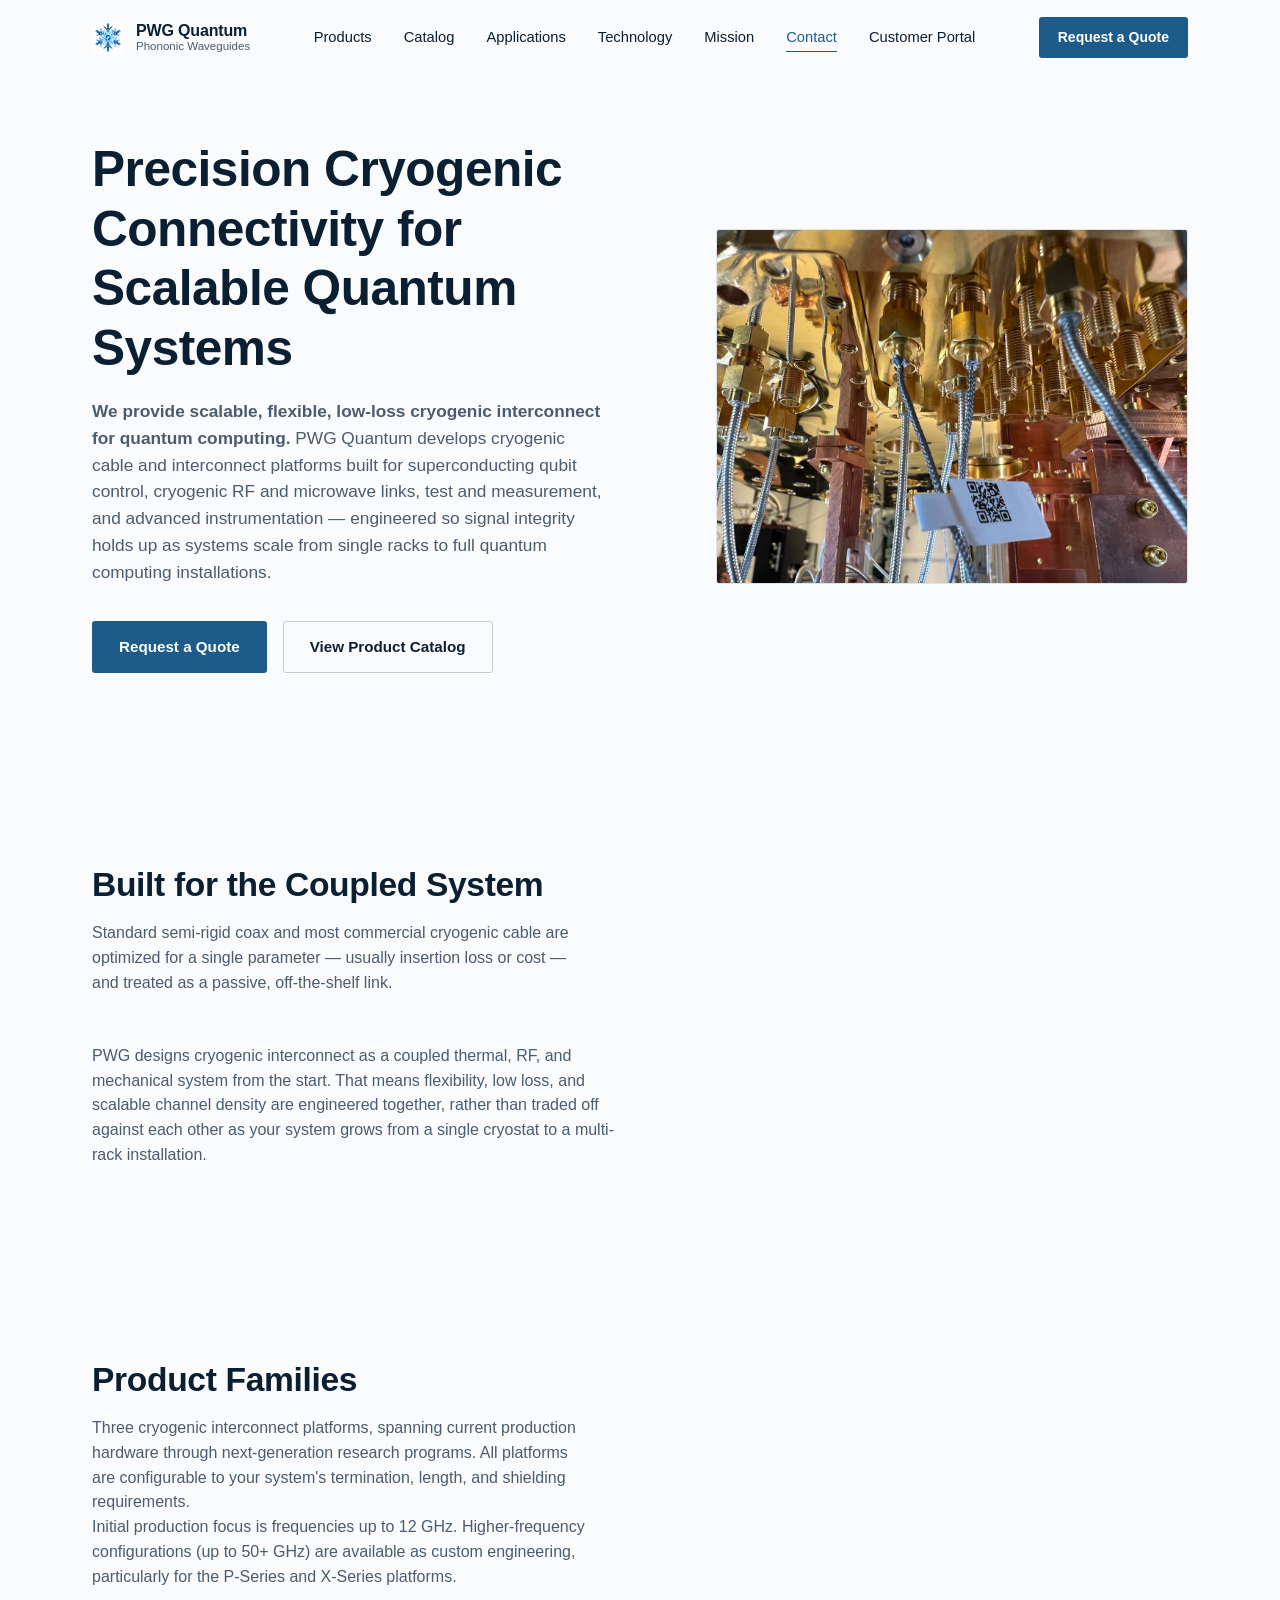
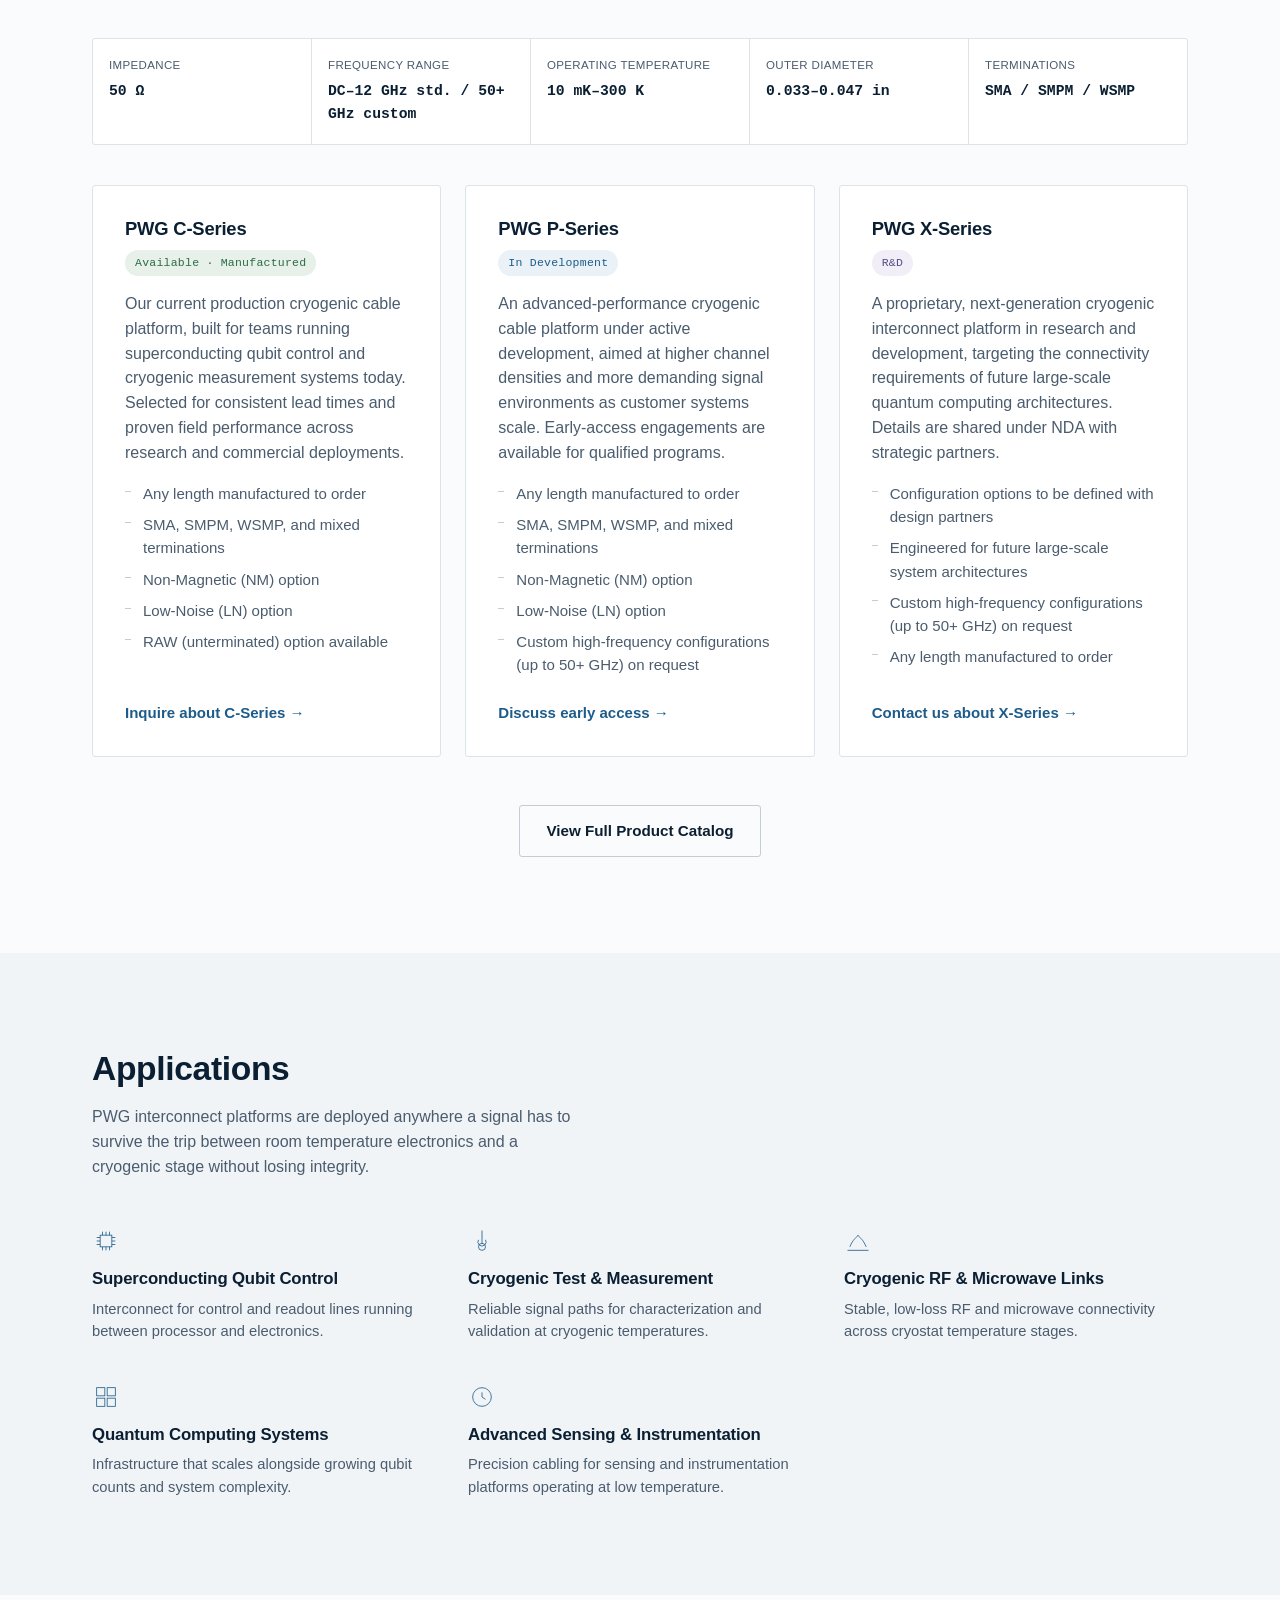
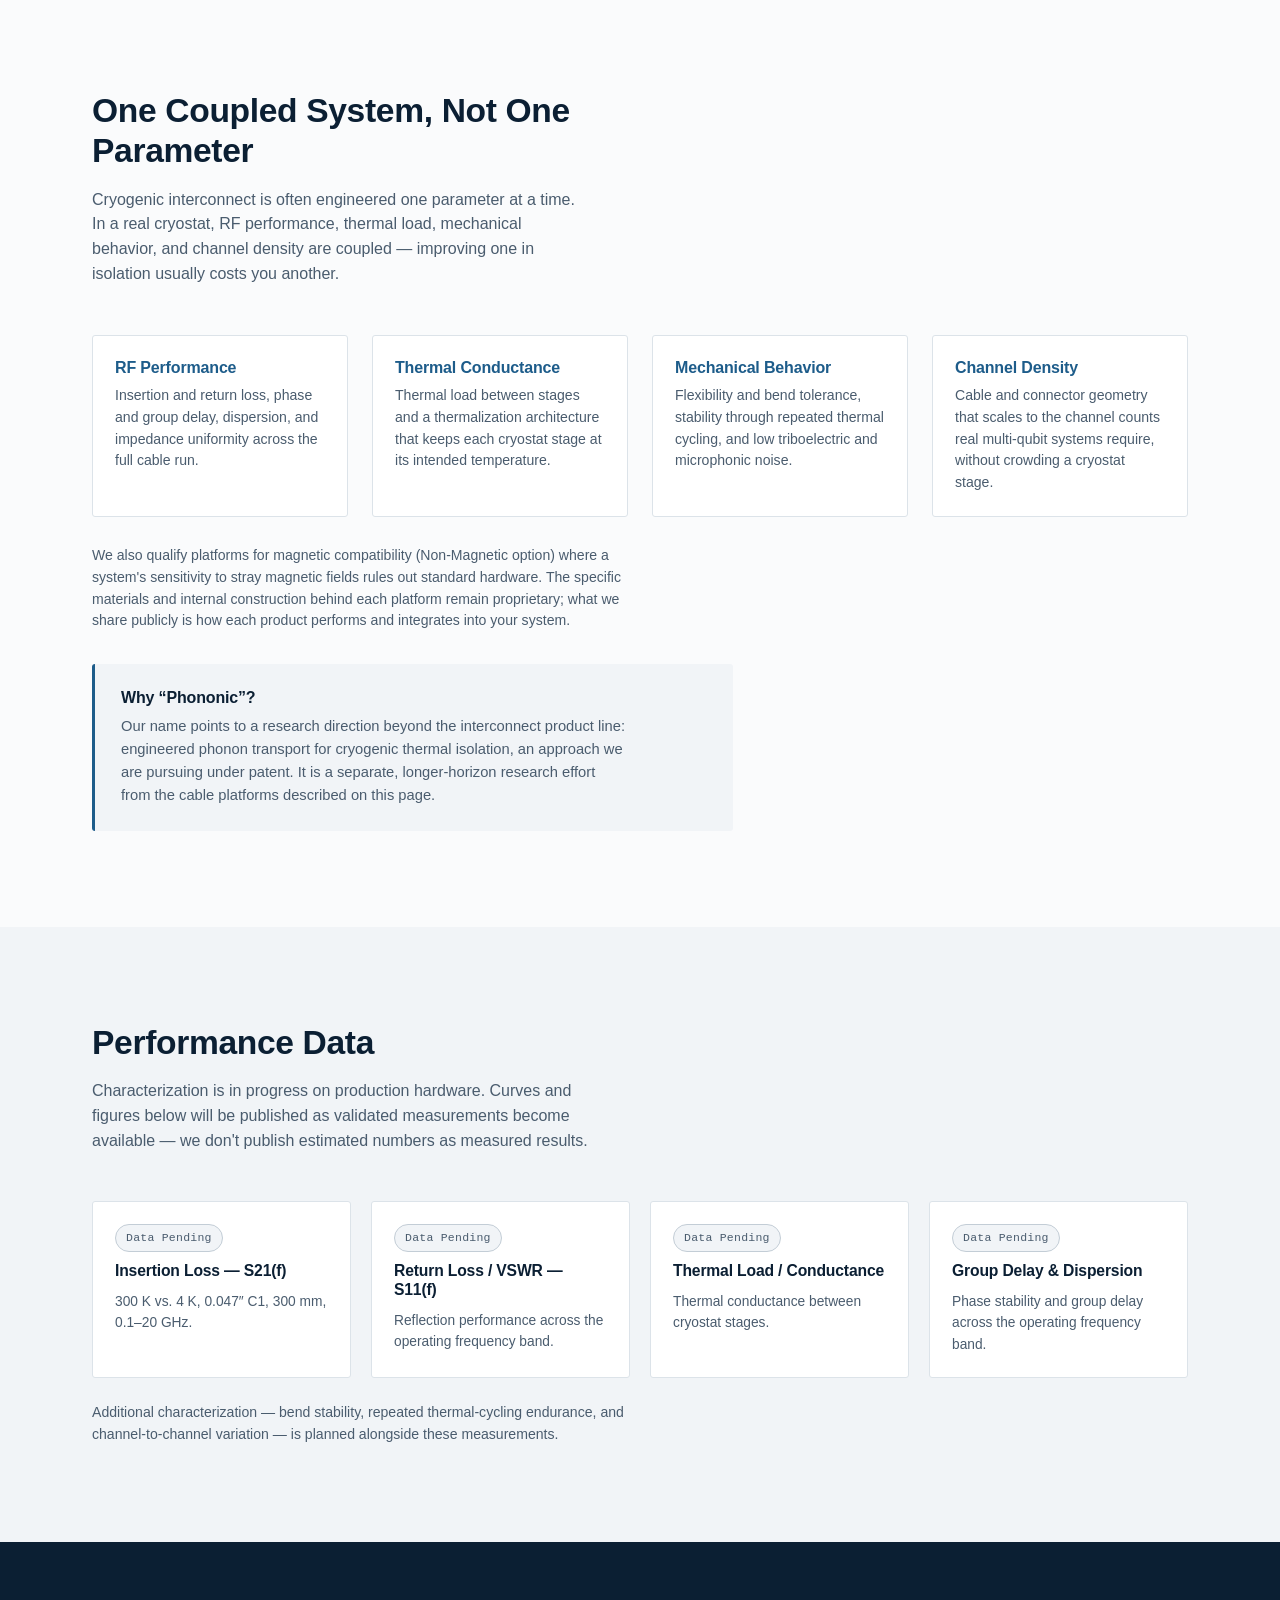
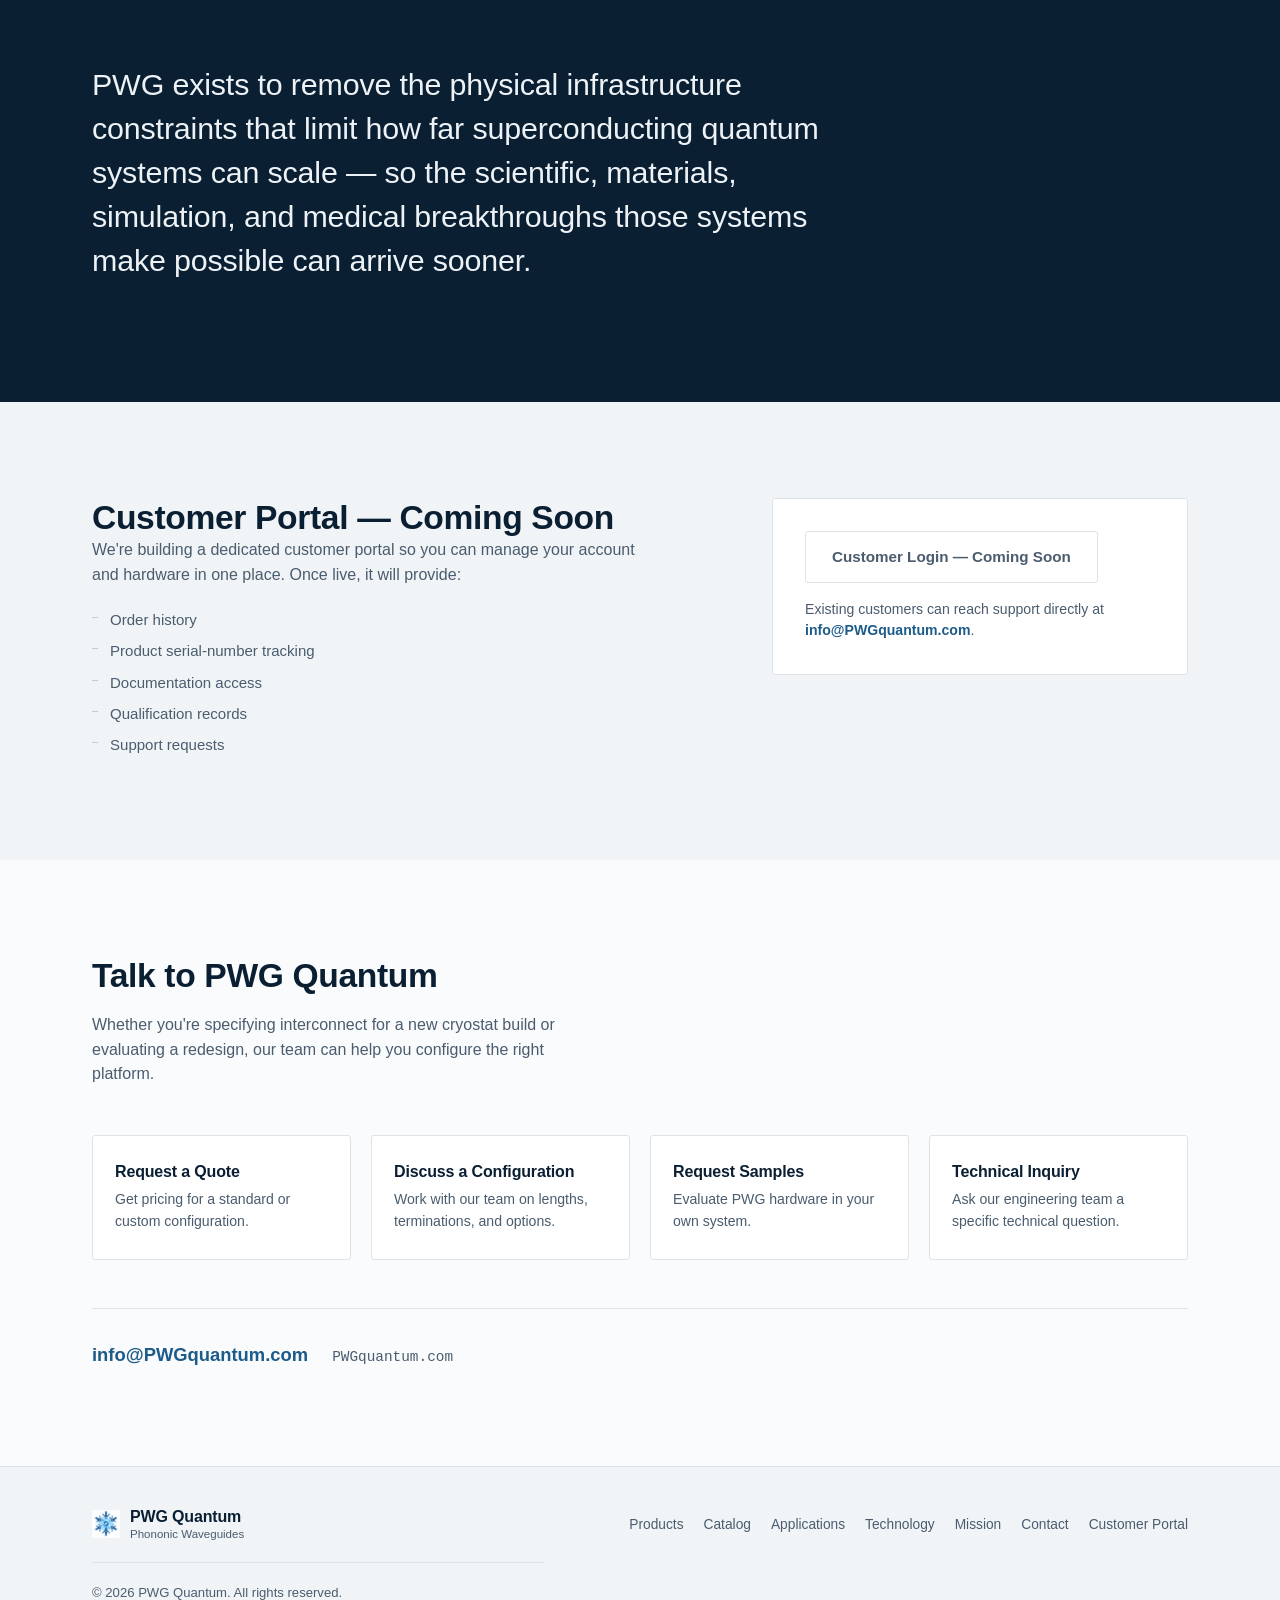
<file: index.html>
<!DOCTYPE html>
<html lang="en">
<head>
  <meta charset="UTF-8">
  <meta name="viewport" content="width=device-width, initial-scale=1.0">
  <title>PWG Quantum | Cryogenic Interconnect Platforms for Superconducting Quantum Systems</title>
  <meta name="description" content="PWG Quantum (Phononic Waveguides) designs cryogenic cable and interconnect platforms for superconducting qubit control, cryogenic RF/microwave links, and advanced test &amp; measurement. Request a quote or view the product catalog.">
  <meta name="viewport" content="width=device-width, initial-scale=1">
  <link rel="stylesheet" href="styles.css">
  <link rel="canonical" href="https://pwgquantum.com/">
</head>
<body>

  <!-- ===================== HEADER / NAVIGATION ===================== -->
  <header class="site-header" id="site-header">
    <div class="header-inner">
      <a href="#top" class="logo" aria-label="PWG Quantum home">
        <span class="logo-mark">
          <img src="logo.gif" alt="PWG Quantum" width="32" height="32">
        </span>
        <span class="logo-text">
          <span class="logo-title">PWG Quantum</span>
          <span class="logo-sub">Phononic Waveguides</span>
        </span>
      </a>

      <nav class="main-nav" id="main-nav" aria-label="Primary">
        <ul>
          <li><a href="#products">Products</a></li>
          <li><a href="catalog.html">Catalog</a></li>
          <li><a href="#applications">Applications</a></li>
          <li><a href="#technology">Technology</a></li>
          <li><a href="#mission">Mission</a></li>
          <li><a href="#contact">Contact</a></li>
          <li><a href="#portal">Customer Portal</a></li>
        </ul>
      </nav>

      <div class="header-actions">
        <a href="mailto:info@PWGquantum.com?subject=Quote%20Request%20-%20PWG%20Quantum" class="btn btn-primary btn-small">Request a Quote</a>
        <button class="nav-toggle" id="nav-toggle" aria-label="Open menu" aria-expanded="false" aria-controls="main-nav">
          <span></span><span></span><span></span>
        </button>
      </div>
    </div>
  </header>

  <main id="top">

    <!-- ===================== HERO ===================== -->
    <section class="hero" id="hero">
      <div class="hero-inner">
        <div class="hero-copy">
          <!-- img src="big_logo.gif" alt="PWG Quantum" class="hero-logo"-->
          <h1>Precision Cryogenic Connectivity for Scalable Quantum Systems</h1>
          <p class="hero-lede">
            <strong>We provide scalable, flexible, low-loss cryogenic interconnect for quantum
            computing.</strong> PWG Quantum develops cryogenic cable and interconnect platforms built
            for superconducting qubit control, cryogenic RF and microwave links, test and measurement,
            and advanced instrumentation &mdash; engineered so signal integrity holds up as systems
            scale from single racks to full quantum computing installations.
          </p>
          <div class="hero-actions">
            <a href="mailto:info@PWGquantum.com?subject=Quote%20Request%20-%20PWG%20Quantum" class="btn btn-primary">Request a Quote</a>
            <a href="catalog.html" class="btn btn-secondary">View Product Catalog</a>
          </div>
        </div>

        <div class="hero-figure">
          <img src="PWGC2.jpg" alt="PWG Quantum cryogenic interconnect illustration">
        </div>
      </div>
    </section>

    <!-- ===================== WHY PWG ===================== -->
    <section class="section" id="why-pwg">
      <div class="section-inner">
        <div class="section-head">
          <h2>Built for the Coupled System</h2>
          <p class="section-intro">
            Standard semi-rigid coax and most commercial cryogenic cable are optimized for a single
            parameter &mdash; usually insertion loss or cost &mdash; and treated as a passive,
            off-the-shelf link.
          </p>
        </div>
        <p>
          PWG designs cryogenic interconnect as a coupled thermal, RF, and mechanical system from the
          start. That means flexibility, low loss, and scalable channel density are engineered
          together, rather than traded off against each other as your system grows from a single
          cryostat to a multi-rack installation.
        </p>
      </div>
         <!--div class="hero-figure">
          <img src="PWGC6.jpg" alt="PWG Quantum cryogenic interconnect illustration">
        </div>
    </div -->
    </section>

    <!-- ===================== PRODUCTS ===================== -->
    <section class="section" id="products">
      <div class="section-inner">
        <div class="section-head">
          <h2>Product Families</h2>
          <p class="section-intro">
            Three cryogenic interconnect platforms, spanning current production hardware through
            next-generation research programs. All platforms are configurable to your system's
            termination, length, and shielding requirements.
          </p>
          <p class="section-intro">
            Initial production focus is frequencies up to 12 GHz. Higher-frequency configurations
            (up to 50+ GHz) are available as custom engineering, particularly for the P-Series and
            X-Series platforms.
          </p>
        </div>

        <div class="spec-strip">
          <div class="spec-strip-item"><span class="spec-strip-label">Impedance</span><span class="spec-strip-value">50 &Omega;</span></div>
          <div class="spec-strip-item"><span class="spec-strip-label">Frequency Range</span><span class="spec-strip-value">DC&ndash;12 GHz std. / 50+ GHz custom</span></div>
          <div class="spec-strip-item"><span class="spec-strip-label">Operating Temperature</span><span class="spec-strip-value">10 mK&ndash;300 K</span></div>
          <div class="spec-strip-item"><span class="spec-strip-label">Outer Diameter</span><span class="spec-strip-value">0.033&ndash;0.047 in</span></div>
          <div class="spec-strip-item"><span class="spec-strip-label">Terminations</span><span class="spec-strip-value">SMA / SMPM / WSMP</span></div>
        </div>

        <div class="product-grid">

          <article class="product-card">
            <div class="product-card-head">
              <h3>PWG C-Series</h3>
              <span class="status status-available">Available &middot; Manufactured</span>
            </div>
            <p>
              Our current production cryogenic cable platform, built for teams running
              superconducting qubit control and cryogenic measurement systems today. Selected
              for consistent lead times and proven field performance across research and
              commercial deployments.
            </p>
            <ul class="option-list">
              <li>Any length manufactured to order</li>
              <li>SMA, SMPM, WSMP, and mixed terminations</li>
              <li>Non-Magnetic (NM) option</li>
              <li>Low-Noise (LN) option</li>
              <li>RAW (unterminated) option available</li>
            </ul>
            <a href="mailto:info@PWGquantum.com?subject=C-Series%20Inquiry%20-%20PWG%20Quantum" class="card-link">Inquire about C-Series &rarr;</a>
          </article>

          <article class="product-card">
            <div class="product-card-head">
              <h3>PWG P-Series</h3>
              <span class="status status-development">In Development</span>
            </div>
            <p>
              An advanced-performance cryogenic cable platform under active development, aimed
              at higher channel densities and more demanding signal environments as customer
              systems scale. Early-access engagements are available for qualified programs.
            </p>
            <ul class="option-list">
              <li>Any length manufactured to order</li>
              <li>SMA, SMPM, WSMP, and mixed terminations</li>
              <li>Non-Magnetic (NM) option</li>
              <li>Low-Noise (LN) option</li>
              <li>Custom high-frequency configurations (up to 50+ GHz) on request</li>
            </ul>
            <a href="mailto:info@PWGquantum.com?subject=P-Series%20Early%20Access%20-%20PWG%20Quantum" class="card-link">Discuss early access &rarr;</a>
          </article>

          <article class="product-card">
            <div class="product-card-head">
              <h3>PWG X-Series</h3>
              <span class="status status-rd">R&amp;D</span>
            </div>
            <p>
              A proprietary, next-generation cryogenic interconnect platform in research and
              development, targeting the connectivity requirements of future large-scale
              quantum computing architectures. Details are shared under NDA with strategic
              partners.
            </p>
            <ul class="option-list">
              <li>Configuration options to be defined with design partners</li>
              <li>Engineered for future large-scale system architectures</li>
              <li>Custom high-frequency configurations (up to 50+ GHz) on request</li>
              <li>Any length manufactured to order</li>
            </ul>
            <a href="mailto:info@PWGquantum.com?subject=X-Series%20Partnership%20Inquiry%20-%20PWG%20Quantum" class="card-link">Contact us about X-Series &rarr;</a>
          </article>

        </div>

        <div class="catalog-cta">
          <a href="catalog.html" class="btn btn-secondary">View Full Product Catalog</a>
        </div>
      </div>
    </section>

    <!-- ===================== APPLICATIONS ===================== -->
    <section class="section section-alt" id="applications">
      <div class="section-inner">
        <div class="section-head">
          <h2>Applications</h2>
          <p class="section-intro">
            PWG interconnect platforms are deployed anywhere a signal has to survive the trip
            between room temperature electronics and a cryogenic stage without losing integrity.
          </p>
        </div>

        <div class="applications-grid">
          <div class="app-item">
            <span class="app-icon" aria-hidden="true">
              <svg viewBox="0 0 48 48" width="28" height="28"><rect x="14" y="14" width="20" height="20" fill="none" stroke="currentColor" stroke-width="1.4"/><path d="M18 14V8M24 14V8M30 14V8M18 40v-6M24 40v-6M30 40v-6M14 18H8M14 24H8M14 30H8M40 18h-6M40 24h-6M40 30h-6" stroke="currentColor" stroke-width="1.4"/></svg>
            </span>
            <h3>Superconducting Qubit Control</h3>
            <p>Interconnect for control and readout lines running between processor and electronics.</p>
          </div>
          <div class="app-item">
            <span class="app-icon" aria-hidden="true">
              <svg viewBox="0 0 48 48" width="28" height="28"><path d="M24 6v22M18 22a7 7 0 1 0 12 0" fill="none" stroke="currentColor" stroke-width="1.4"/><circle cx="24" cy="34" r="6" fill="none" stroke="currentColor" stroke-width="1.4"/></svg>
            </span>
            <h3>Cryogenic Test &amp; Measurement</h3>
            <p>Reliable signal paths for characterization and validation at cryogenic temperatures.</p>
          </div>
          <div class="app-item">
            <span class="app-icon" aria-hidden="true">
              <svg viewBox="0 0 48 48" width="28" height="28"><path d="M10 34c6-14 10-14 14-20 4 6 8 6 14 20" fill="none" stroke="currentColor" stroke-width="1.4"/><path d="M6 40h36" stroke="currentColor" stroke-width="1.4"/></svg>
            </span>
            <h3>Cryogenic RF &amp; Microwave Links</h3>
            <p>Stable, low-loss RF and microwave connectivity across cryostat temperature stages.</p>
          </div>
          <div class="app-item">
            <span class="app-icon" aria-hidden="true">
              <svg viewBox="0 0 48 48" width="28" height="28"><rect x="8" y="8" width="14" height="14" fill="none" stroke="currentColor" stroke-width="1.4"/><rect x="26" y="8" width="14" height="14" fill="none" stroke="currentColor" stroke-width="1.4"/><rect x="8" y="26" width="14" height="14" fill="none" stroke="currentColor" stroke-width="1.4"/><rect x="26" y="26" width="14" height="14" fill="none" stroke="currentColor" stroke-width="1.4"/></svg>
            </span>
            <h3>Quantum Computing Systems</h3>
            <p>Infrastructure that scales alongside growing qubit counts and system complexity.</p>
          </div>
          <div class="app-item">
            <span class="app-icon" aria-hidden="true">
              <svg viewBox="0 0 48 48" width="28" height="28"><circle cx="24" cy="24" r="16" fill="none" stroke="currentColor" stroke-width="1.4"/><path d="M24 16v8l6 4" stroke="currentColor" stroke-width="1.4" fill="none"/></svg>
            </span>
            <h3>Advanced Sensing &amp; Instrumentation</h3>
            <p>Precision cabling for sensing and instrumentation platforms operating at low temperature.</p>
          </div>
        </div>
      </div>
    </section>

    <!-- ===================== TECHNOLOGY ===================== -->
    <section class="section" id="technology">
      <div class="section-inner">
        <div class="section-head">
          <h2>One Coupled System, Not One Parameter</h2>
          <p class="section-intro">
            Cryogenic interconnect is often engineered one parameter at a time. In a real cryostat,
            RF performance, thermal load, mechanical behavior, and channel density are coupled
            &mdash; improving one in isolation usually costs you another.
          </p>
        </div>

        <div class="tradeoff-grid">
          <div class="tradeoff-item">
            <h3>RF Performance</h3>
            <p>Insertion and return loss, phase and group delay, dispersion, and impedance uniformity across the full cable run.</p>
          </div>
          <div class="tradeoff-item">
            <h3>Thermal Conductance</h3>
            <p>Thermal load between stages and a thermalization architecture that keeps each cryostat stage at its intended temperature.</p>
          </div>
          <div class="tradeoff-item">
            <h3>Mechanical Behavior</h3>
            <p>Flexibility and bend tolerance, stability through repeated thermal cycling, and low triboelectric and microphonic noise.</p>
          </div>
          <div class="tradeoff-item">
            <h3>Channel Density</h3>
            <p>Cable and connector geometry that scales to the channel counts real multi-qubit systems require, without crowding a cryostat stage.</p>
          </div>
        </div>

        <p class="section-note">
          We also qualify platforms for magnetic compatibility (Non-Magnetic option) where a
          system's sensitivity to stray magnetic fields rules out standard hardware. The specific
          materials and internal construction behind each platform remain proprietary; what we
          share publicly is how each product performs and integrates into your system.
        </p>

        <div class="phononic-callout">
          <h3>Why &ldquo;Phononic&rdquo;?</h3>
          <p>
            Our name points to a research direction beyond the interconnect product line: engineered
            phonon transport for cryogenic thermal isolation, an approach we are pursuing under
            patent. It is a separate, longer-horizon research effort from the cable platforms
            described on this page.
          </p>
        </div>
      </div>
    </section>

    <!-- ===================== PERFORMANCE DATA ===================== -->
    <section class="section section-alt" id="performance-data">
      <div class="section-inner">
        <div class="section-head">
          <h2>Performance Data</h2>
          <p class="section-intro">
            Characterization is in progress on production hardware. Curves and figures below will
            be published as validated measurements become available &mdash; we don't publish
            estimated numbers as measured results.
          </p>
        </div>

        <div class="perf-grid">
          <div class="perf-card">
            <span class="status status-planned">Data Pending</span>
            <h3>Insertion Loss &mdash; S21(f)</h3>
            <p>300 K vs. 4 K, 0.047&Prime; C1, 300 mm, 0.1&ndash;20 GHz.</p>
          </div>
          <div class="perf-card">
            <span class="status status-planned">Data Pending</span>
            <h3>Return Loss / VSWR &mdash; S11(f)</h3>
            <p>Reflection performance across the operating frequency band.</p>
          </div>
          <div class="perf-card">
            <span class="status status-planned">Data Pending</span>
            <h3>Thermal Load / Conductance</h3>
            <p>Thermal conductance between cryostat stages.</p>
          </div>
          <div class="perf-card">
            <span class="status status-planned">Data Pending</span>
            <h3>Group Delay &amp; Dispersion</h3>
            <p>Phase stability and group delay across the operating frequency band.</p>
          </div>
        </div>

        <p class="section-note">
          Additional characterization &mdash; bend stability, repeated thermal-cycling endurance,
          and channel-to-channel variation &mdash; is planned alongside these measurements.
        </p>
      </div>
    </section>

    <!-- ===================== MISSION ===================== -->
    <section class="mission" id="mission">
      <div class="section-inner">
        <p class="mission-statement">
          PWG exists to remove the physical infrastructure constraints that limit how far
          superconducting quantum systems can scale &mdash; so the scientific, materials,
          simulation, and medical breakthroughs those systems make possible can arrive sooner.
        </p>
      </div>
    </section>

    <!-- ===================== CUSTOMER PORTAL (placeholder) ===================== -->
    <!--
      Architecture note: this section is a static placeholder. When the authenticated
      customer portal is built, replace #portal-placeholder-actions with a real
      login/link component and update the nav item's href if the portal moves to
      its own subdomain or route. No other section depends on this markup.
    -->
    <section class="section section-alt" id="portal">
      <div class="section-inner portal-inner">
        <div class="portal-copy">
          <h2>Customer Portal &mdash; Coming Soon</h2>
          <p>
            We're building a dedicated customer portal so you can manage your account and
            hardware in one place. Once live, it will provide:
          </p>
          <ul class="option-list">
            <li>Order history</li>
            <li>Product serial-number tracking</li>
            <li>Documentation access</li>
            <li>Qualification records</li>
            <li>Support requests</li>
          </ul>
        </div>
        <div class="portal-actions" id="portal-placeholder-actions">
          <button type="button" class="btn btn-secondary" disabled aria-disabled="true">Customer Login &mdash; Coming Soon</button>
          <p class="portal-note">Existing customers can reach support directly at
            <a href="mailto:info@PWGquantum.com?subject=Support%20Request%20-%20PWG%20Quantum">info@PWGquantum.com</a>.
          </p>
        </div>
      </div>
    </section>

    <!-- ===================== CONTACT ===================== -->
    <section class="section contact" id="contact">
      <div class="section-inner">
        <div class="section-head">
          <h2>Talk to PWG Quantum</h2>
          <p class="section-intro">
            Whether you're specifying interconnect for a new cryostat build or evaluating
            a redesign, our team can help you configure the right platform.
          </p>
        </div>

        <div class="contact-grid">
          <a class="contact-action" href="mailto:info@PWGquantum.com?subject=Quote%20Request%20-%20PWG%20Quantum">
            <h3>Request a Quote</h3>
            <p>Get pricing for a standard or custom configuration.</p>
          </a>
          <a class="contact-action" href="mailto:info@PWGquantum.com?subject=Configuration%20Discussion%20-%20PWG%20Quantum">
            <h3>Discuss a Configuration</h3>
            <p>Work with our team on lengths, terminations, and options.</p>
          </a>
          <a class="contact-action" href="mailto:info@PWGquantum.com?subject=Sample%20Request%20-%20PWG%20Quantum">
            <h3>Request Samples</h3>
            <p>Evaluate PWG hardware in your own system.</p>
          </a>
          <a class="contact-action" href="mailto:info@PWGquantum.com?subject=Technical%20Inquiry%20-%20PWG%20Quantum">
            <h3>Technical Inquiry</h3>
            <p>Ask our engineering team a specific technical question.</p>
          </a>
        </div>

        <div class="contact-direct">
          <p><a href="mailto:info@PWGquantum.com">info@PWGquantum.com</a></p>
          <p class="contact-domain">PWGquantum.com</p>
        </div>
      </div>
    </section>

  </main>

  <!-- ===================== FOOTER ===================== -->
  <footer class="site-footer">
    <div class="section-inner footer-inner">
      <div class="footer-brand">
        <img src="logo.gif" alt="PWG Quantum" width="28" height="28" class="footer-logo">
        <span class="footer-text">
          <span class="logo-title">PWG Quantum</span>
          <span class="logo-sub">Phononic Waveguides</span>
        </span>
      </div>
      <nav class="footer-nav" aria-label="Footer">
        <a href="#products">Products</a>
        <a href="catalog.html">Catalog</a>
        <a href="#applications">Applications</a>
        <a href="#technology">Technology</a>
        <a href="#mission">Mission</a>
        <a href="#contact">Contact</a>
        <a href="#portal">Customer Portal</a>
      </nav>
      <p class="footer-copy">&copy; <span id="footer-year"></span> PWG Quantum. All rights reserved.</p>
    </div>
  </footer>

  <script src="script.js"></script>
</body>
</html>
</file>
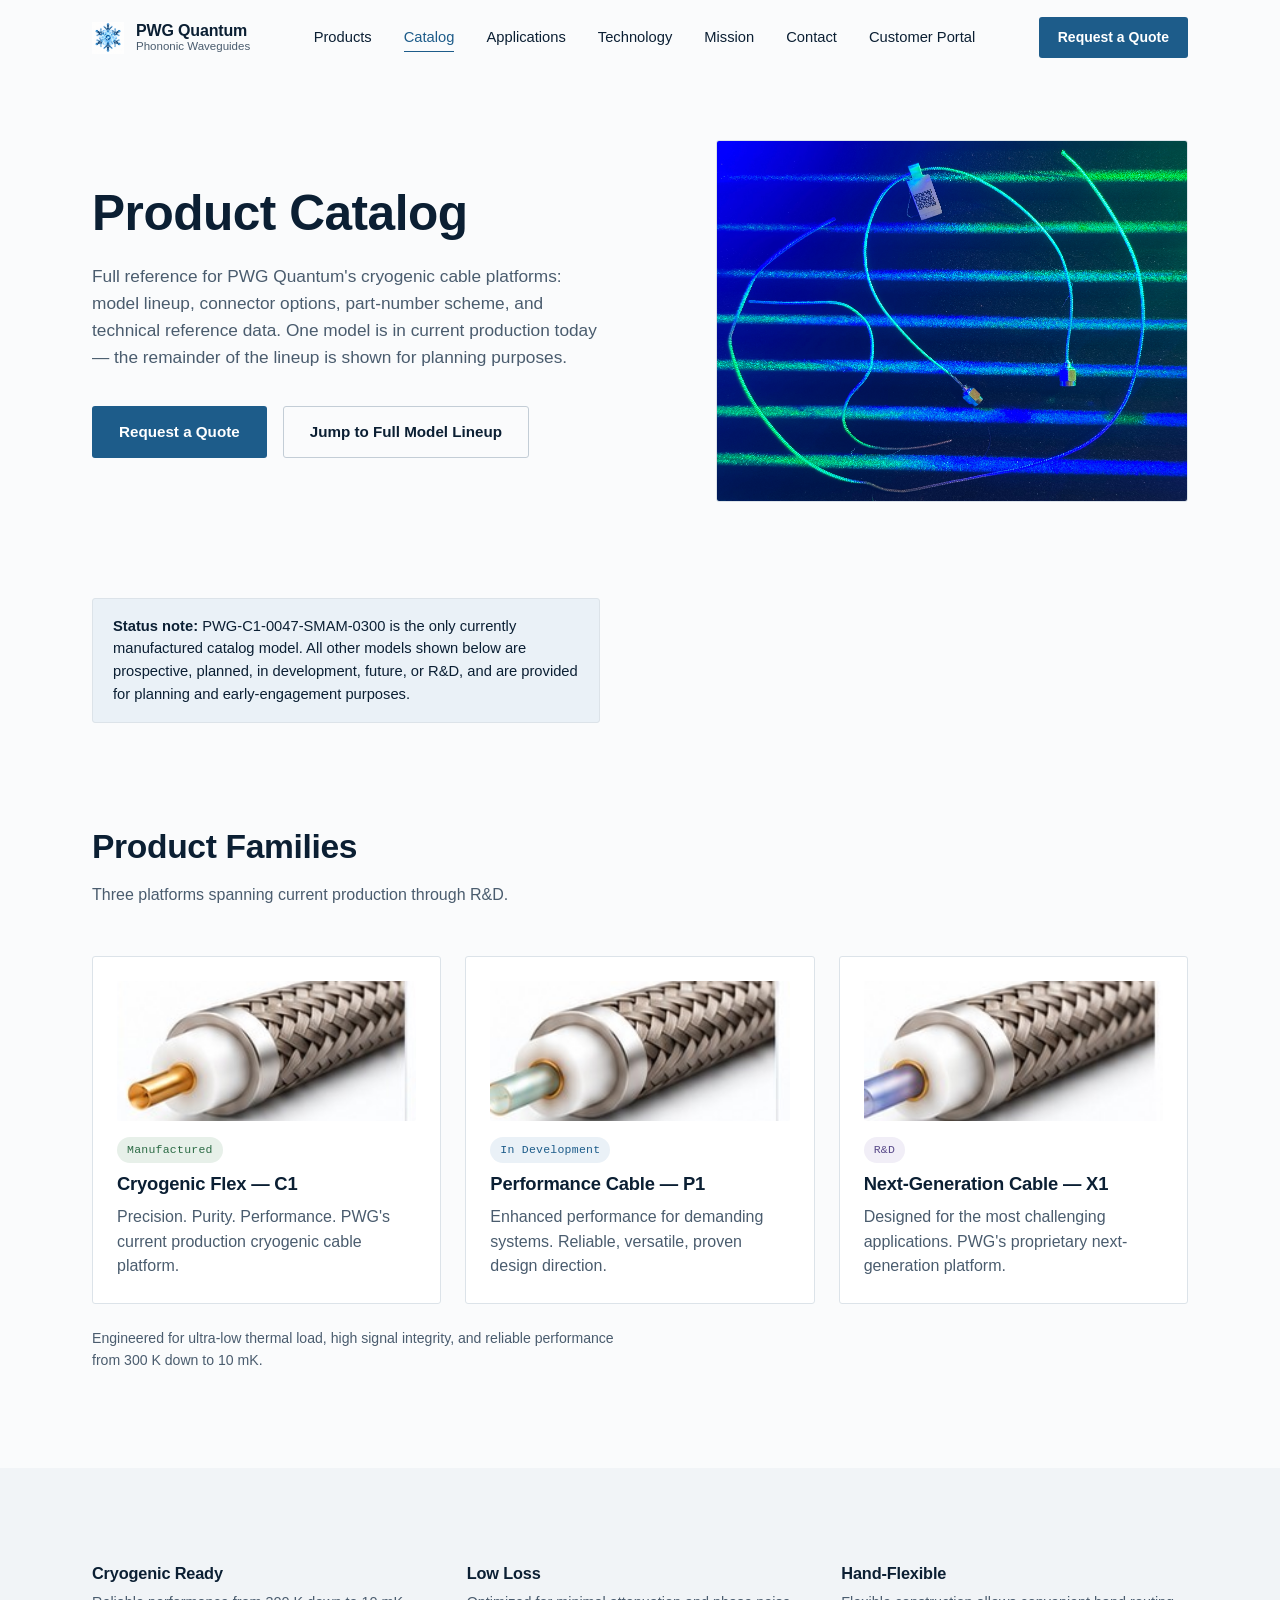
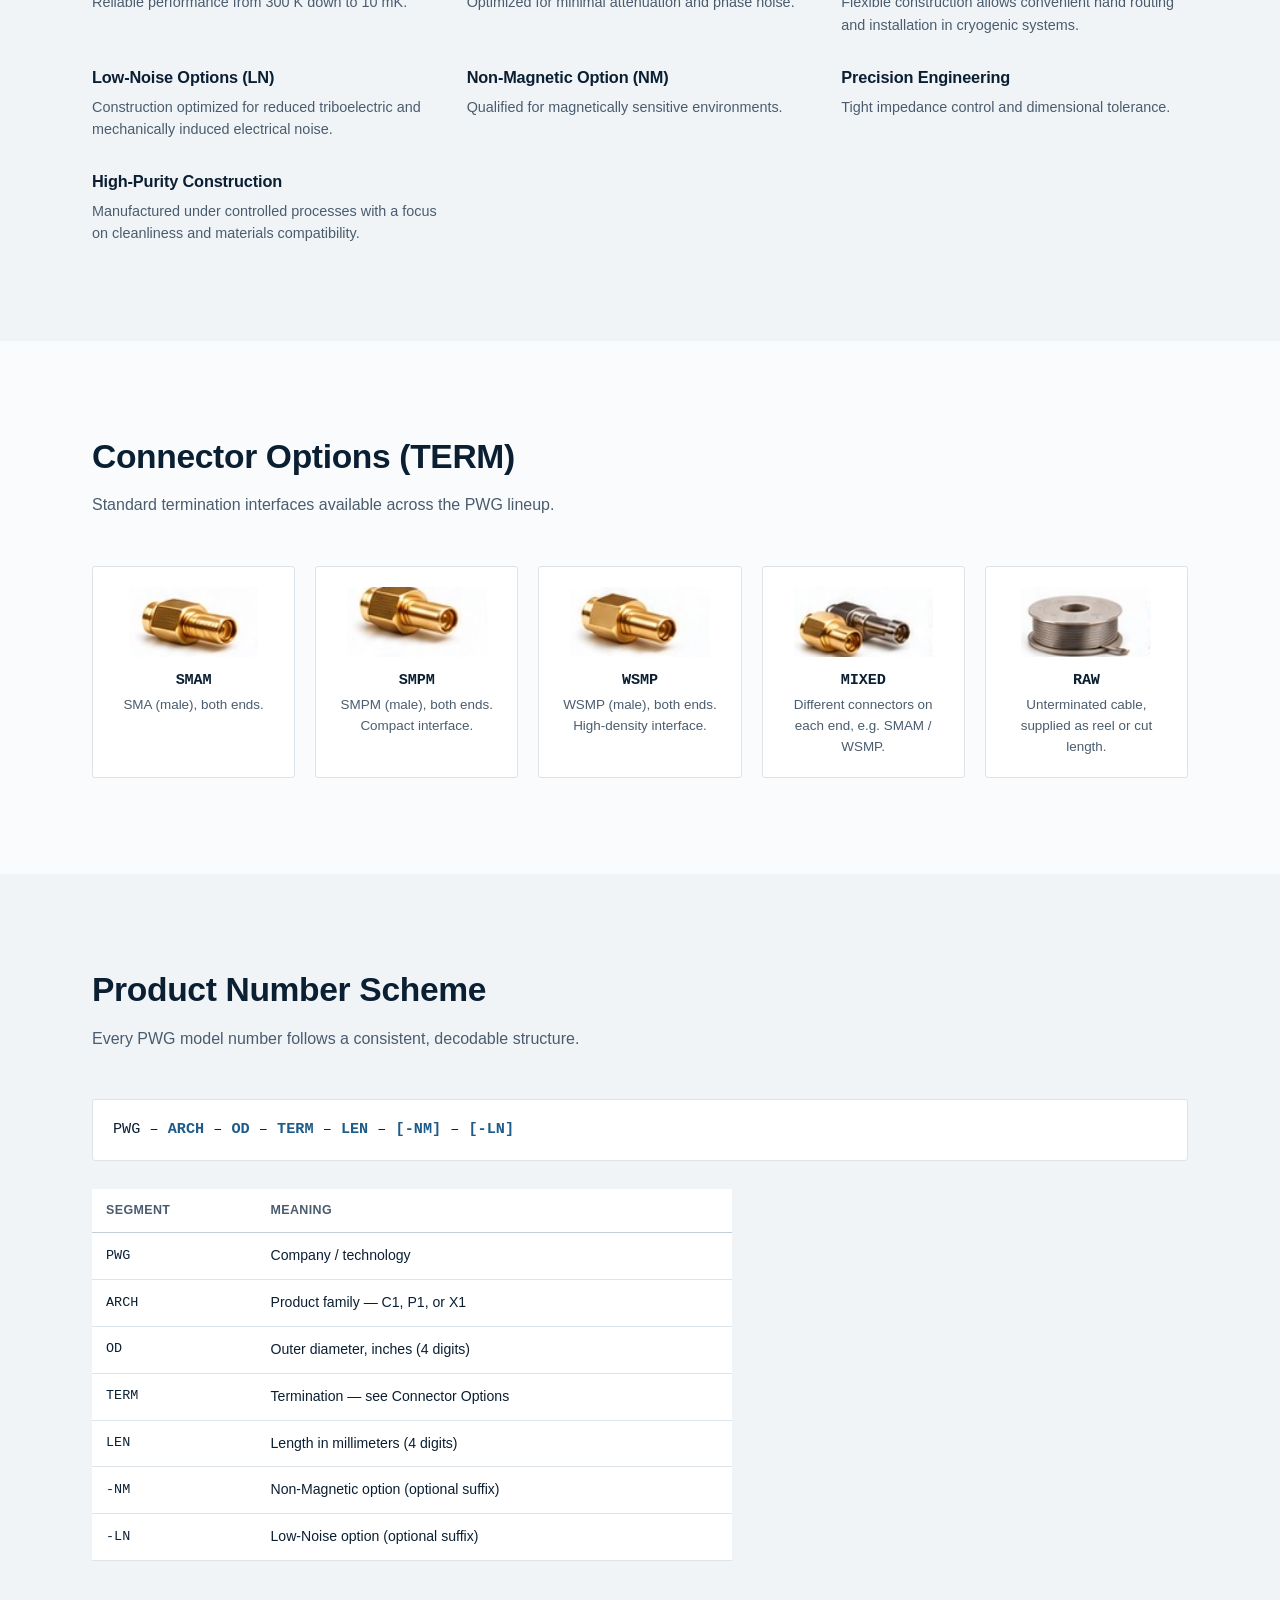
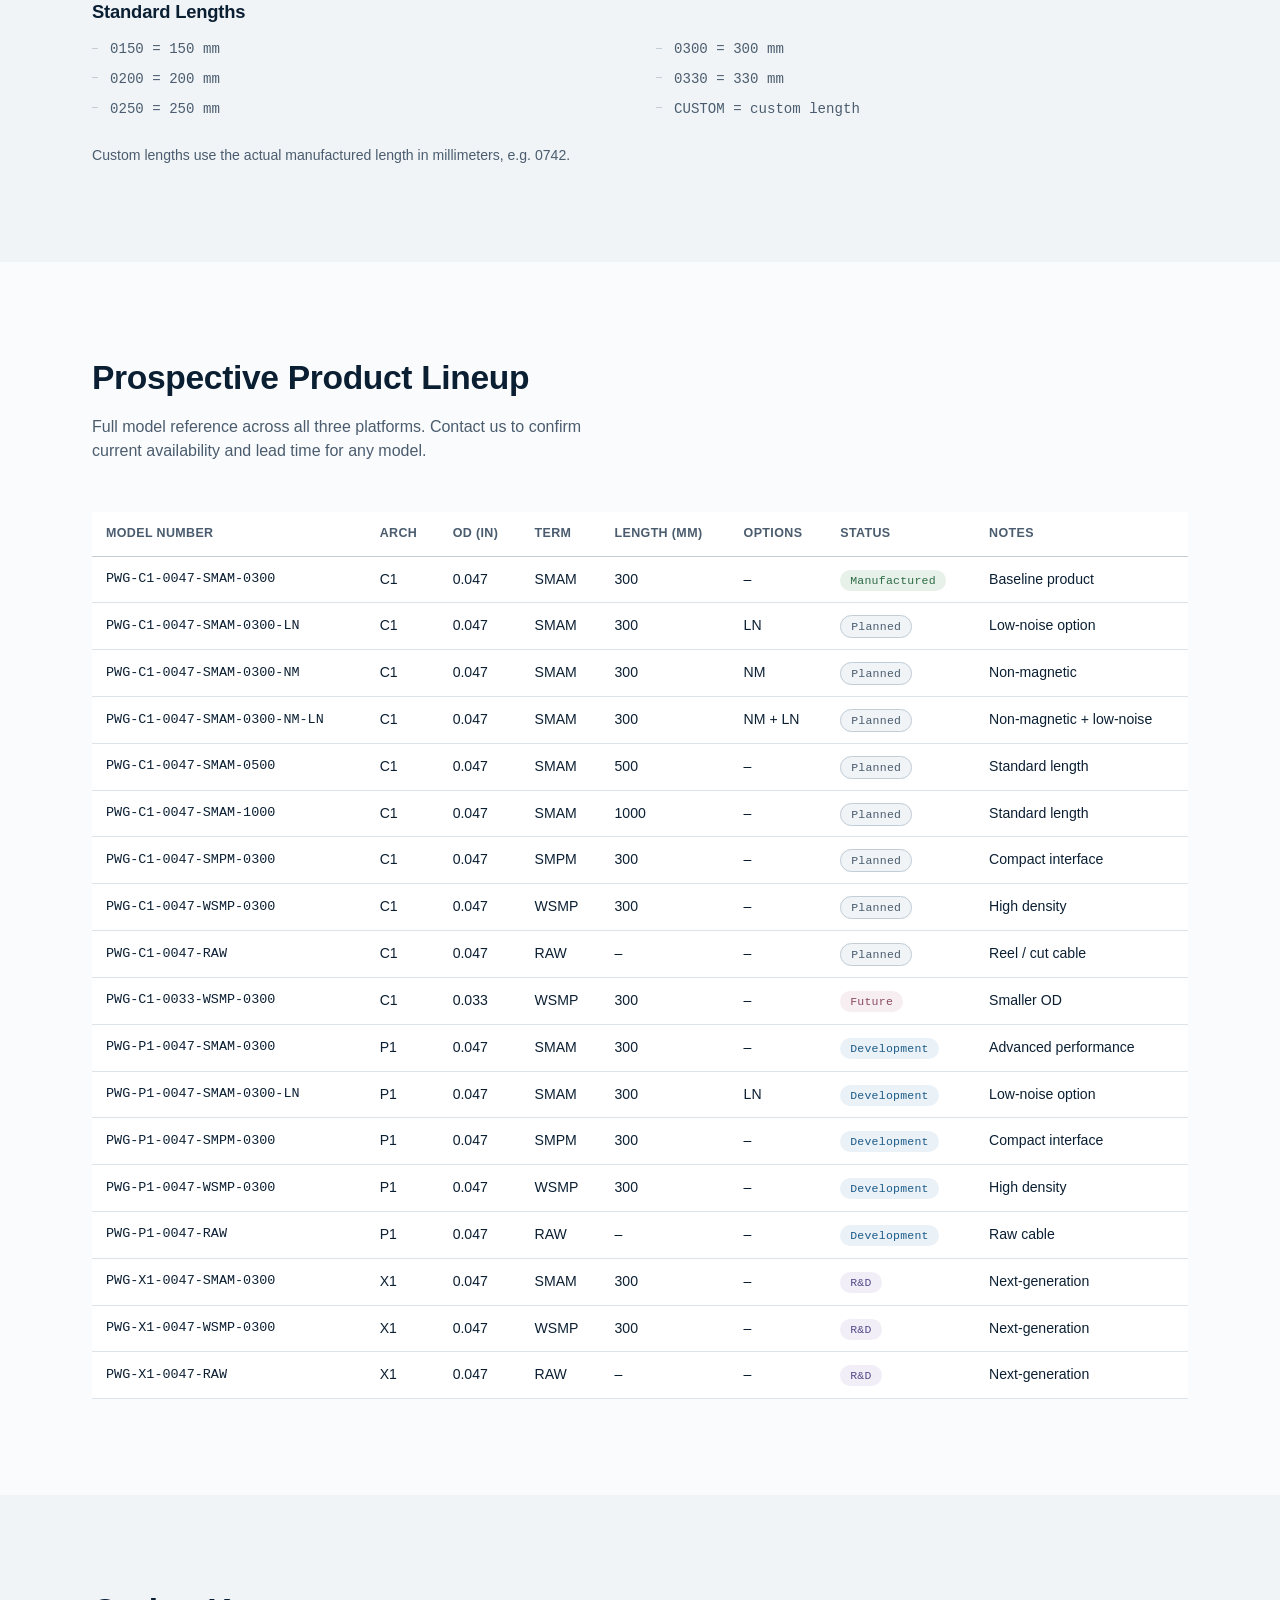
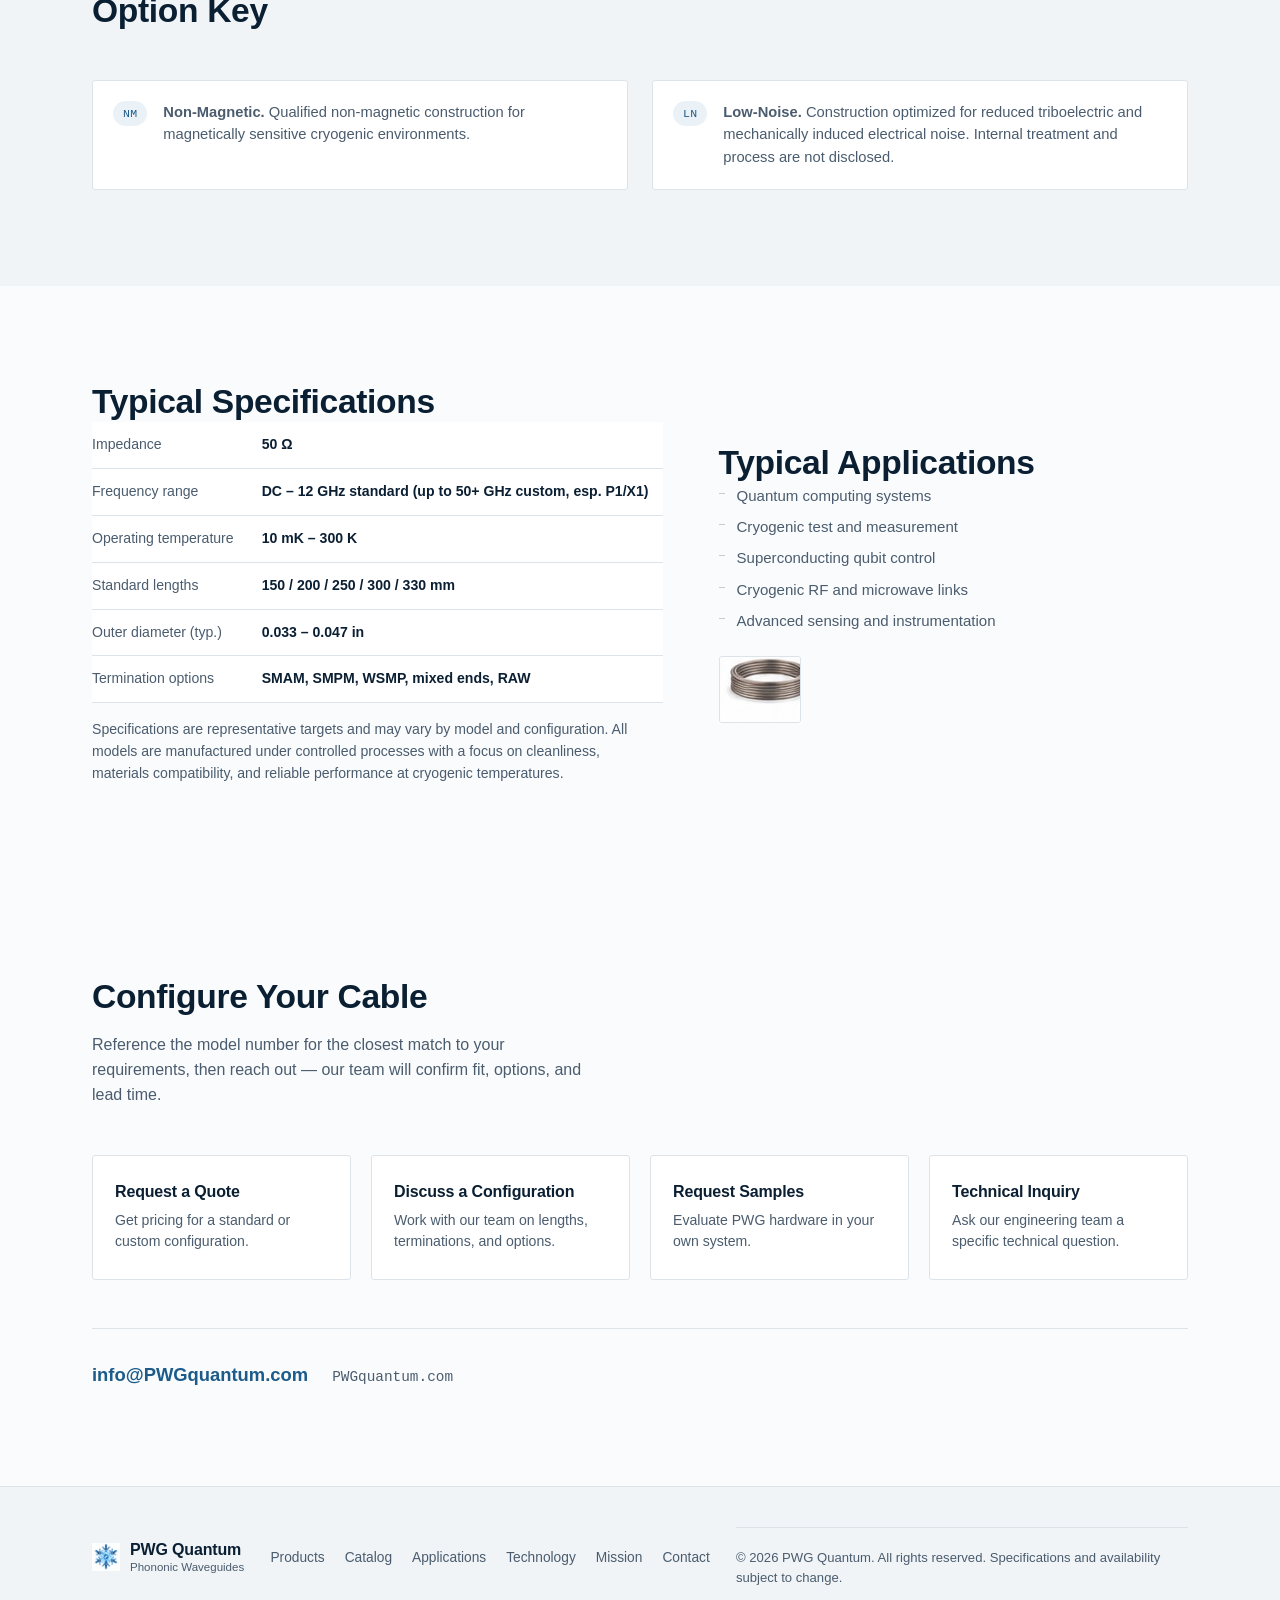
<file: catalog.html>
<!DOCTYPE html>
<html lang="en">
<head>
  <meta charset="UTF-8">
  <meta name="viewport" content="width=device-width, initial-scale=1.0">
  <title>Product Catalog | PWG Quantum Cryogenic Cable Platforms</title>
  <meta name="description" content="Full model lineup, connector options, and technical reference for PWG Quantum's C1, P1, and X1 cryogenic cable platforms.">
  <link rel="stylesheet" href="styles.css">
  <link rel="canonical" href="https://pwgquantum.com/catalog.html">
</head>
<body>

  <!-- ===================== HEADER / NAVIGATION ===================== -->
  <header class="site-header" id="site-header">
    <div class="header-inner">
      <a href="index.html#top" class="logo" aria-label="PWG Quantum home">
        <span class="logo-mark">
          <img src="logo.gif" alt="PWG Quantum" width="32" height="32">
        </span>
        <span class="logo-text">
          <span class="logo-title">PWG Quantum</span>
          <span class="logo-sub">Phononic Waveguides</span>
        </span>
      </a>

      <nav class="main-nav" id="main-nav" aria-label="Primary">
        <ul>
          <li><a href="index.html#products">Products</a></li>
          <li><a href="catalog.html" class="is-active">Catalog</a></li>
          <li><a href="index.html#applications">Applications</a></li>
          <li><a href="index.html#technology">Technology</a></li>
          <li><a href="index.html#mission">Mission</a></li>
          <li><a href="index.html#contact">Contact</a></li>
          <li><a href="index.html#portal">Customer Portal</a></li>
        </ul>
      </nav>

      <div class="header-actions">
        <a href="mailto:info@PWGquantum.com?subject=Quote%20Request%20-%20PWG%20Quantum" class="btn btn-primary btn-small">Request a Quote</a>
        <button class="nav-toggle" id="nav-toggle" aria-label="Open menu" aria-expanded="false" aria-controls="main-nav">
          <span></span><span></span><span></span>
        </button>
      </div>
    </div>
  </header>

  <main id="top">

    <!-- ===================== CATALOG HERO ===================== -->
    <section class="hero catalog-hero" id="catalog-top">
      <div class="hero-inner">
        <div class="hero-copy">
          <h1>Product Catalog</h1>
          <p class="hero-lede">
            Full reference for PWG Quantum's cryogenic cable platforms: model lineup, connector
            options, part-number scheme, and technical reference data. One model is in current
            production today &mdash; the remainder of the lineup is shown for planning purposes.
          </p>
          <div class="hero-actions">
            <a href="mailto:info@PWGquantum.com?subject=Quote%20Request%20-%20PWG%20Quantum" class="btn btn-primary">Request a Quote</a>
            <a href="#model-lineup" class="btn btn-secondary">Jump to Full Model Lineup</a>
          </div>
        </div>
        <div class="hero-figure">
          <img src="assets/pwg_hand_flexible.jpg" alt="PWG hand-flexible cryogenic cable">
        </div>
      </div>
    </section>

    <!-- ===================== STATUS NOTICE ===================== -->
    <div class="section-inner">
      <p class="catalog-notice">
        <strong>Status note:</strong> PWG-C1-0047-SMAM-0300 is the only currently manufactured
        catalog model. All other models shown below are prospective, planned, in development,
        future, or R&amp;D, and are provided for planning and early-engagement purposes.
      </p>
    </div>

    <!-- ===================== PRODUCT FAMILIES ===================== -->
    <section class="section" id="catalog-families">
      <div class="section-inner">
        <div class="section-head">
          <h2>Product Families</h2>
          <p class="section-intro">Three platforms spanning current production through R&amp;D.</p>
        </div>

        <div class="family-grid">
          <article class="family-card">
            <img src="assets/cable_c1.png" alt="PWG C1 cryogenic cable" class="family-image">
            <span class="status status-available">Manufactured</span>
            <h3>Cryogenic Flex &mdash; C1</h3>
            <p>Precision. Purity. Performance. PWG's current production cryogenic cable platform.</p>
          </article>
          <article class="family-card">
            <img src="assets/cable_p1.png" alt="PWG P1 cryogenic cable" class="family-image">
            <span class="status status-development">In Development</span>
            <h3>Performance Cable &mdash; P1</h3>
            <p>Enhanced performance for demanding systems. Reliable, versatile, proven design direction.</p>
          </article>
          <article class="family-card">
            <img src="assets/cable_x1.png" alt="PWG X1 cryogenic cable" class="family-image">
            <span class="status status-rd">R&amp;D</span>
            <h3>Next-Generation Cable &mdash; X1</h3>
            <p>Designed for the most challenging applications. PWG's proprietary next-generation platform.</p>
          </article>
        </div>

        <p class="section-note">
          Engineered for ultra-low thermal load, high signal integrity, and reliable performance
          from 300 K down to 10 mK.
        </p>
      </div>
    </section>

    <!-- ===================== FEATURE HIGHLIGHTS ===================== -->
    <section class="section section-alt" id="catalog-features">
      <div class="section-inner">
        <div class="feature-grid">
          <div class="feature-item">
            <h3>Cryogenic Ready</h3>
            <p>Reliable performance from 300 K down to 10 mK.</p>
          </div>
          <div class="feature-item">
            <h3>Low Loss</h3>
            <p>Optimized for minimal attenuation and phase noise.</p>
          </div>
          <div class="feature-item">
            <h3>Hand-Flexible</h3>
            <p>Flexible construction allows convenient hand routing and installation in cryogenic systems.</p>
          </div>
          <div class="feature-item">
            <h3>Low-Noise Options (LN)</h3>
            <p>Construction optimized for reduced triboelectric and mechanically induced electrical noise.</p>
          </div>
          <div class="feature-item">
            <h3>Non-Magnetic Option (NM)</h3>
            <p>Qualified for magnetically sensitive environments.</p>
          </div>
          <div class="feature-item">
            <h3>Precision Engineering</h3>
            <p>Tight impedance control and dimensional tolerance.</p>
          </div>
          <div class="feature-item">
            <h3>High-Purity Construction</h3>
            <p>Manufactured under controlled processes with a focus on cleanliness and materials compatibility.</p>
          </div>
        </div>
      </div>
    </section>

    <!-- ===================== CONNECTOR OPTIONS ===================== -->
    <section class="section" id="connector-options">
      <div class="section-inner">
        <div class="section-head">
          <h2>Connector Options (TERM)</h2>
          <p class="section-intro">Standard termination interfaces available across the PWG lineup.</p>
        </div>

        <div class="connector-grid">
          <article class="connector-card">
            <img src="assets/conn_smam.png" alt="SMAM connector" class="connector-image">
            <h3>SMAM</h3>
            <p>SMA (male), both ends.</p>
          </article>
          <article class="connector-card">
            <img src="assets/conn_smpm.png" alt="SMPM connector" class="connector-image">
            <h3>SMPM</h3>
            <p>SMPM (male), both ends. Compact interface.</p>
          </article>
          <article class="connector-card">
            <img src="assets/conn_wsmp.png" alt="WSMP connector" class="connector-image">
            <h3>WSMP</h3>
            <p>WSMP (male), both ends. High-density interface.</p>
          </article>
          <article class="connector-card">
            <img src="assets/conn_mixed.png" alt="Mixed connector pair" class="connector-image">
            <h3>MIXED</h3>
            <p>Different connectors on each end, e.g. SMAM / WSMP.</p>
          </article>
          <article class="connector-card">
            <img src="assets/reel_raw.png" alt="RAW unterminated cable reel" class="connector-image">
            <h3>RAW</h3>
            <p>Unterminated cable, supplied as reel or cut length.</p>
          </article>
        </div>
      </div>
    </section>

    <!-- ===================== PRODUCT NUMBER SCHEME ===================== -->
    <section class="section section-alt" id="numbering-scheme">
      <div class="section-inner">
        <div class="section-head">
          <h2>Product Number Scheme</h2>
          <p class="section-intro">Every PWG model number follows a consistent, decodable structure.</p>
        </div>

        <div class="scheme-string" role="img" aria-label="PWG dash ARCH dash OD dash TERM dash LEN dash optional NM dash optional LN">
          PWG&nbsp;&ndash;&nbsp;<span>ARCH</span>&nbsp;&ndash;&nbsp;<span>OD</span>&nbsp;&ndash;&nbsp;<span>TERM</span>&nbsp;&ndash;&nbsp;<span>LEN</span>&nbsp;&ndash;&nbsp;<span>[-NM]</span>&nbsp;&ndash;&nbsp;<span>[-LN]</span>
        </div>

        <table class="data-table scheme-table">
          <thead>
            <tr>
              <th>Segment</th>
              <th>Meaning</th>
            </tr>
          </thead>
          <tbody>
            <tr><td class="mono">PWG</td><td>Company / technology</td></tr>
            <tr><td class="mono">ARCH</td><td>Product family &mdash; C1, P1, or X1</td></tr>
            <tr><td class="mono">OD</td><td>Outer diameter, inches (4 digits)</td></tr>
            <tr><td class="mono">TERM</td><td>Termination &mdash; see Connector Options</td></tr>
            <tr><td class="mono">LEN</td><td>Length in millimeters (4 digits)</td></tr>
            <tr><td class="mono">-NM</td><td>Non-Magnetic option (optional suffix)</td></tr>
            <tr><td class="mono">-LN</td><td>Low-Noise option (optional suffix)</td></tr>
          </tbody>
        </table>

        <div class="lengths-block">
          <h3>Standard Lengths</h3>
          <ul class="option-list two-col">
            <li>0150 = 150 mm</li>
            <li>0200 = 200 mm</li>
            <li>0250 = 250 mm</li>
            <li>0300 = 300 mm</li>
            <li>0330 = 330 mm</li>
            <li>CUSTOM = custom length</li>
          </ul>
          <p class="section-note">Custom lengths use the actual manufactured length in millimeters, e.g. 0742.</p>
        </div>
      </div>
    </section>

    <!-- ===================== FULL MODEL LINEUP ===================== -->
    <section class="section" id="model-lineup">
      <div class="section-inner">
        <div class="section-head">
          <h2>Prospective Product Lineup</h2>
          <p class="section-intro">
            Full model reference across all three platforms. Contact us to confirm current
            availability and lead time for any model.
          </p>
        </div>

        <div class="table-scroll">
          <table class="data-table model-table">
            <thead>
              <tr>
                <th>Model Number</th>
                <th>Arch</th>
                <th>OD (in)</th>
                <th>Term</th>
                <th>Length (mm)</th>
                <th>Options</th>
                <th>Status</th>
                <th>Notes</th>
              </tr>
            </thead>
            <tbody>
              <tr>
                <td class="mono">PWG-C1-0047-SMAM-0300</td>
                <td>C1</td><td>0.047</td><td>SMAM</td><td>300</td><td>&ndash;</td>
                <td><span class="status status-available">Manufactured</span></td>
                <td>Baseline product</td>
              </tr>
              <tr>
                <td class="mono">PWG-C1-0047-SMAM-0300-LN</td>
                <td>C1</td><td>0.047</td><td>SMAM</td><td>300</td><td>LN</td>
                <td><span class="status status-planned">Planned</span></td>
                <td>Low-noise option</td>
              </tr>
              <tr>
                <td class="mono">PWG-C1-0047-SMAM-0300-NM</td>
                <td>C1</td><td>0.047</td><td>SMAM</td><td>300</td><td>NM</td>
                <td><span class="status status-planned">Planned</span></td>
                <td>Non-magnetic</td>
              </tr>
              <tr>
                <td class="mono">PWG-C1-0047-SMAM-0300-NM-LN</td>
                <td>C1</td><td>0.047</td><td>SMAM</td><td>300</td><td>NM + LN</td>
                <td><span class="status status-planned">Planned</span></td>
                <td>Non-magnetic + low-noise</td>
              </tr>
              <tr>
                <td class="mono">PWG-C1-0047-SMAM-0500</td>
                <td>C1</td><td>0.047</td><td>SMAM</td><td>500</td><td>&ndash;</td>
                <td><span class="status status-planned">Planned</span></td>
                <td>Standard length</td>
              </tr>
              <tr>
                <td class="mono">PWG-C1-0047-SMAM-1000</td>
                <td>C1</td><td>0.047</td><td>SMAM</td><td>1000</td><td>&ndash;</td>
                <td><span class="status status-planned">Planned</span></td>
                <td>Standard length</td>
              </tr>
              <tr>
                <td class="mono">PWG-C1-0047-SMPM-0300</td>
                <td>C1</td><td>0.047</td><td>SMPM</td><td>300</td><td>&ndash;</td>
                <td><span class="status status-planned">Planned</span></td>
                <td>Compact interface</td>
              </tr>
              <tr>
                <td class="mono">PWG-C1-0047-WSMP-0300</td>
                <td>C1</td><td>0.047</td><td>WSMP</td><td>300</td><td>&ndash;</td>
                <td><span class="status status-planned">Planned</span></td>
                <td>High density</td>
              </tr>
              <tr>
                <td class="mono">PWG-C1-0047-RAW</td>
                <td>C1</td><td>0.047</td><td>RAW</td><td>&ndash;</td><td>&ndash;</td>
                <td><span class="status status-planned">Planned</span></td>
                <td>Reel / cut cable</td>
              </tr>
              <tr>
                <td class="mono">PWG-C1-0033-WSMP-0300</td>
                <td>C1</td><td>0.033</td><td>WSMP</td><td>300</td><td>&ndash;</td>
                <td><span class="status status-future">Future</span></td>
                <td>Smaller OD</td>
              </tr>
              <tr>
                <td class="mono">PWG-P1-0047-SMAM-0300</td>
                <td>P1</td><td>0.047</td><td>SMAM</td><td>300</td><td>&ndash;</td>
                <td><span class="status status-development">Development</span></td>
                <td>Advanced performance</td>
              </tr>
              <tr>
                <td class="mono">PWG-P1-0047-SMAM-0300-LN</td>
                <td>P1</td><td>0.047</td><td>SMAM</td><td>300</td><td>LN</td>
                <td><span class="status status-development">Development</span></td>
                <td>Low-noise option</td>
              </tr>
              <tr>
                <td class="mono">PWG-P1-0047-SMPM-0300</td>
                <td>P1</td><td>0.047</td><td>SMPM</td><td>300</td><td>&ndash;</td>
                <td><span class="status status-development">Development</span></td>
                <td>Compact interface</td>
              </tr>
              <tr>
                <td class="mono">PWG-P1-0047-WSMP-0300</td>
                <td>P1</td><td>0.047</td><td>WSMP</td><td>300</td><td>&ndash;</td>
                <td><span class="status status-development">Development</span></td>
                <td>High density</td>
              </tr>
              <tr>
                <td class="mono">PWG-P1-0047-RAW</td>
                <td>P1</td><td>0.047</td><td>RAW</td><td>&ndash;</td><td>&ndash;</td>
                <td><span class="status status-development">Development</span></td>
                <td>Raw cable</td>
              </tr>
              <tr>
                <td class="mono">PWG-X1-0047-SMAM-0300</td>
                <td>X1</td><td>0.047</td><td>SMAM</td><td>300</td><td>&ndash;</td>
                <td><span class="status status-rd">R&amp;D</span></td>
                <td>Next-generation</td>
              </tr>
              <tr>
                <td class="mono">PWG-X1-0047-WSMP-0300</td>
                <td>X1</td><td>0.047</td><td>WSMP</td><td>300</td><td>&ndash;</td>
                <td><span class="status status-rd">R&amp;D</span></td>
                <td>Next-generation</td>
              </tr>
              <tr>
                <td class="mono">PWG-X1-0047-RAW</td>
                <td>X1</td><td>0.047</td><td>RAW</td><td>&ndash;</td><td>&ndash;</td>
                <td><span class="status status-rd">R&amp;D</span></td>
                <td>Next-generation</td>
              </tr>
            </tbody>
          </table>
        </div>
      </div>
    </section>

    <!-- ===================== OPTION KEY ===================== -->
    <section class="section section-alt" id="option-key">
      <div class="section-inner">
        <div class="section-head">
          <h2>Option Key</h2>
        </div>
        <div class="option-key-grid">
          <div class="option-key-item">
            <span class="status status-development">NM</span>
            <p><strong>Non-Magnetic.</strong> Qualified non-magnetic construction for magnetically sensitive cryogenic environments.</p>
          </div>
          <div class="option-key-item">
            <span class="status status-development">LN</span>
            <p><strong>Low-Noise.</strong> Construction optimized for reduced triboelectric and mechanically induced electrical noise. Internal treatment and process are not disclosed.</p>
          </div>
        </div>
      </div>
    </section>

    <!-- ===================== TECHNICAL REFERENCE ===================== -->
    <section class="section" id="technical-reference">
      <div class="section-inner technology-inner">
        <div>
          <h2>Typical Specifications</h2>
          <table class="data-table spec-table">
            <tbody>
              <tr><th scope="row">Impedance</th><td>50 &Omega;</td></tr>
              <tr><th scope="row">Frequency range</th><td>DC &ndash; 12 GHz standard (up to 50+ GHz custom, esp. P1/X1)</td></tr>
              <tr><th scope="row">Operating temperature</th><td>10 mK &ndash; 300 K</td></tr>
              <tr><th scope="row">Standard lengths</th><td>150 / 200 / 250 / 300 / 330 mm</td></tr>
              <tr><th scope="row">Outer diameter (typ.)</th><td>0.033 &ndash; 0.047 in</td></tr>
              <tr><th scope="row">Termination options</th><td>SMAM, SMPM, WSMP, mixed ends, RAW</td></tr>
            </tbody>
          </table>
          <p class="section-note">
            Specifications are representative targets and may vary by model and configuration.
            All models are manufactured under controlled processes with a focus on cleanliness,
            materials compatibility, and reliable performance at cryogenic temperatures.
          </p>
        </div>
        <div>
          <h2>Typical Applications</h2>
          <ul class="option-list">
            <li>Quantum computing systems</li>
            <li>Cryogenic test and measurement</li>
            <li>Superconducting qubit control</li>
            <li>Cryogenic RF and microwave links</li>
            <li>Advanced sensing and instrumentation</li>
          </ul>
          <img src="assets/length_coil.png" alt="PWG standard length cable coil" class="coil-image">
        </div>
      </div>
    </section>

    <!-- ===================== CONTACT CTA ===================== -->
    <section class="section contact" id="catalog-contact">
      <div class="section-inner">
        <div class="section-head">
          <h2>Configure Your Cable</h2>
          <p class="section-intro">
            Reference the model number for the closest match to your requirements, then reach out
            &mdash; our team will confirm fit, options, and lead time.
          </p>
        </div>
        <div class="contact-grid">
          <a class="contact-action" href="mailto:info@PWGquantum.com?subject=Quote%20Request%20-%20PWG%20Quantum%20Catalog">
            <h3>Request a Quote</h3>
            <p>Get pricing for a standard or custom configuration.</p>
          </a>
          <a class="contact-action" href="mailto:info@PWGquantum.com?subject=Configuration%20Discussion%20-%20PWG%20Quantum%20Catalog">
            <h3>Discuss a Configuration</h3>
            <p>Work with our team on lengths, terminations, and options.</p>
          </a>
          <a class="contact-action" href="mailto:info@PWGquantum.com?subject=Sample%20Request%20-%20PWG%20Quantum%20Catalog">
            <h3>Request Samples</h3>
            <p>Evaluate PWG hardware in your own system.</p>
          </a>
          <a class="contact-action" href="mailto:info@PWGquantum.com?subject=Technical%20Inquiry%20-%20PWG%20Quantum%20Catalog">
            <h3>Technical Inquiry</h3>
            <p>Ask our engineering team a specific technical question.</p>
          </a>
        </div>
        <div class="contact-direct">
          <p><a href="mailto:info@PWGquantum.com">info@PWGquantum.com</a></p>
          <p class="contact-domain">PWGquantum.com</p>
        </div>
      </div>
    </section>

  </main>

  <!-- ===================== FOOTER ===================== -->
  <footer class="site-footer">
    <div class="section-inner footer-inner">
      <div class="footer-brand">
        <img src="logo.gif" alt="PWG Quantum" width="28" height="28" class="footer-logo">
        <span class="footer-text">
          <span class="logo-title">PWG Quantum</span>
          <span class="logo-sub">Phononic Waveguides</span>
        </span>
      </div>
      <nav class="footer-nav" aria-label="Footer">
        <a href="index.html#products">Products</a>
        <a href="catalog.html">Catalog</a>
        <a href="index.html#applications">Applications</a>
        <a href="index.html#technology">Technology</a>
        <a href="index.html#mission">Mission</a>
        <a href="index.html#contact">Contact</a>
      </nav>
      <p class="footer-copy">&copy; <span id="footer-year"></span> PWG Quantum. All rights reserved. Specifications and availability subject to change.</p>
    </div>
  </footer>

  <script src="script.js"></script>
</body>
</html>
</file>
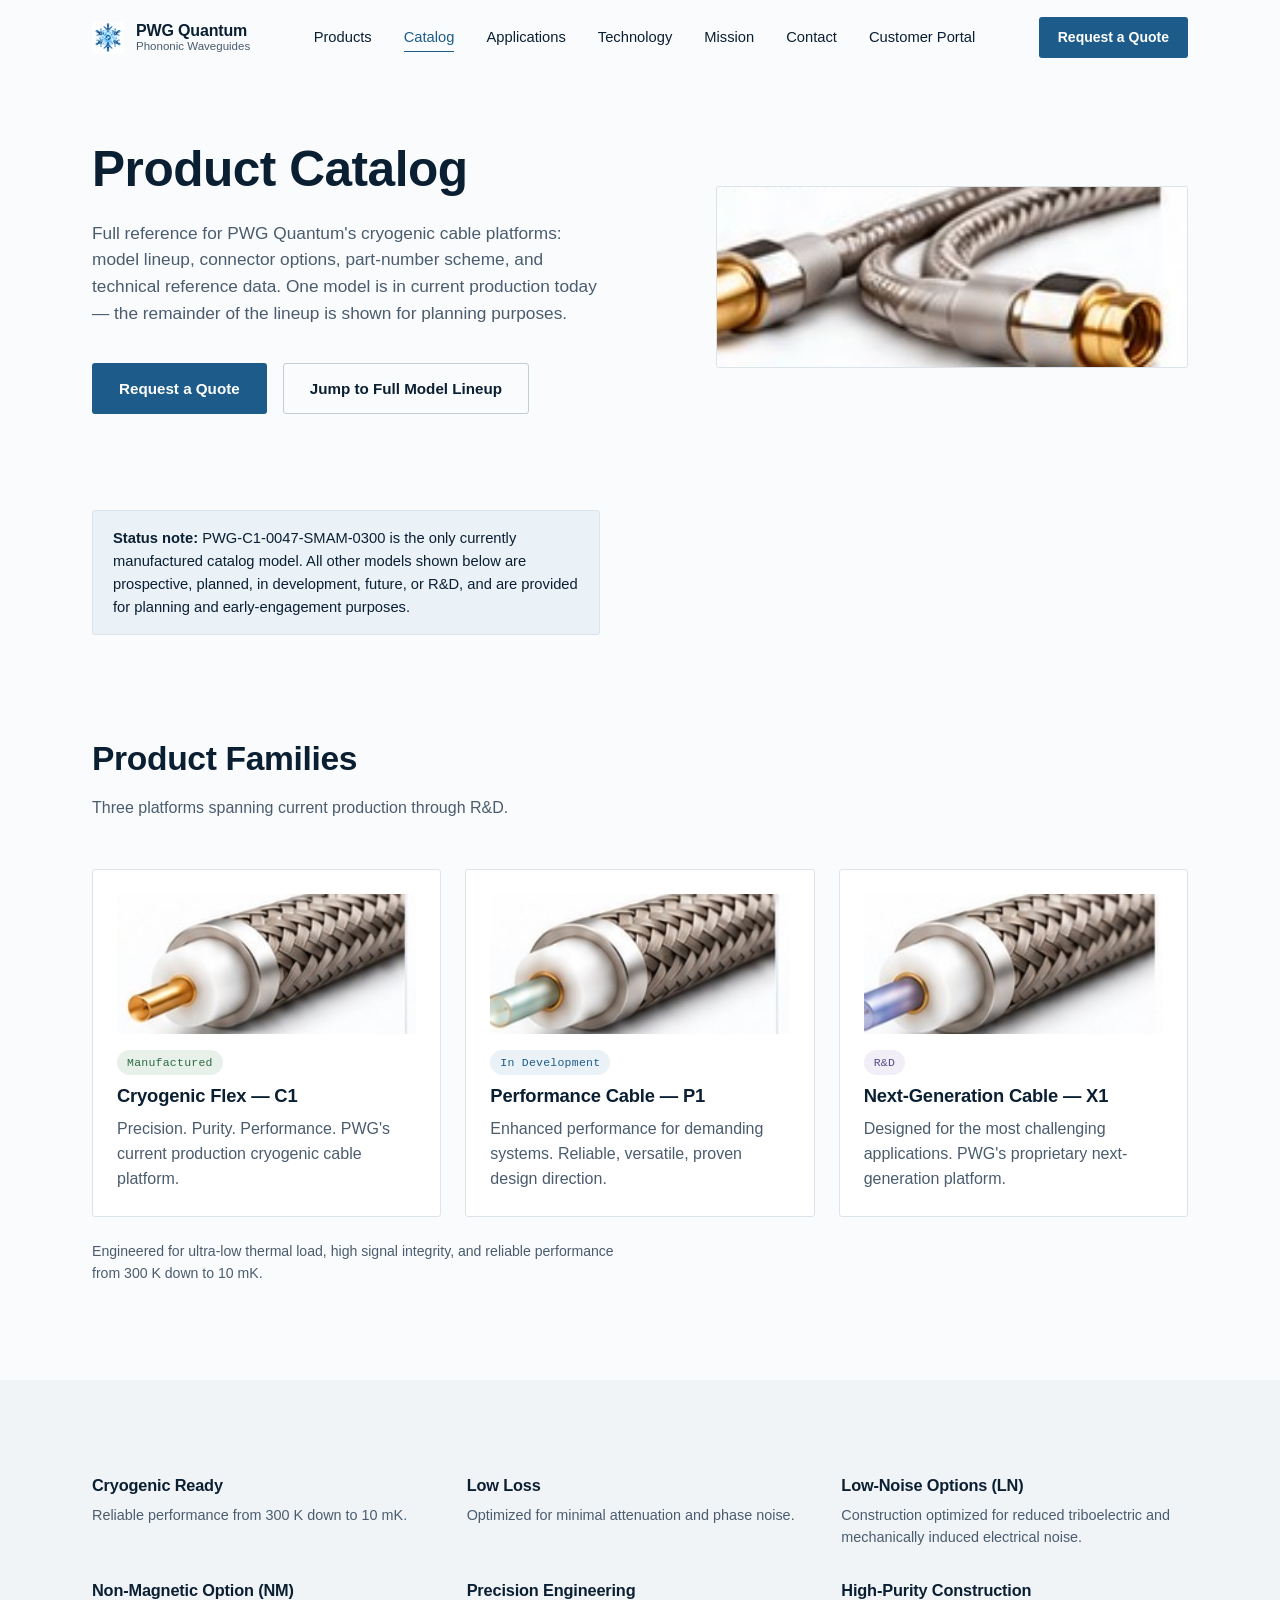
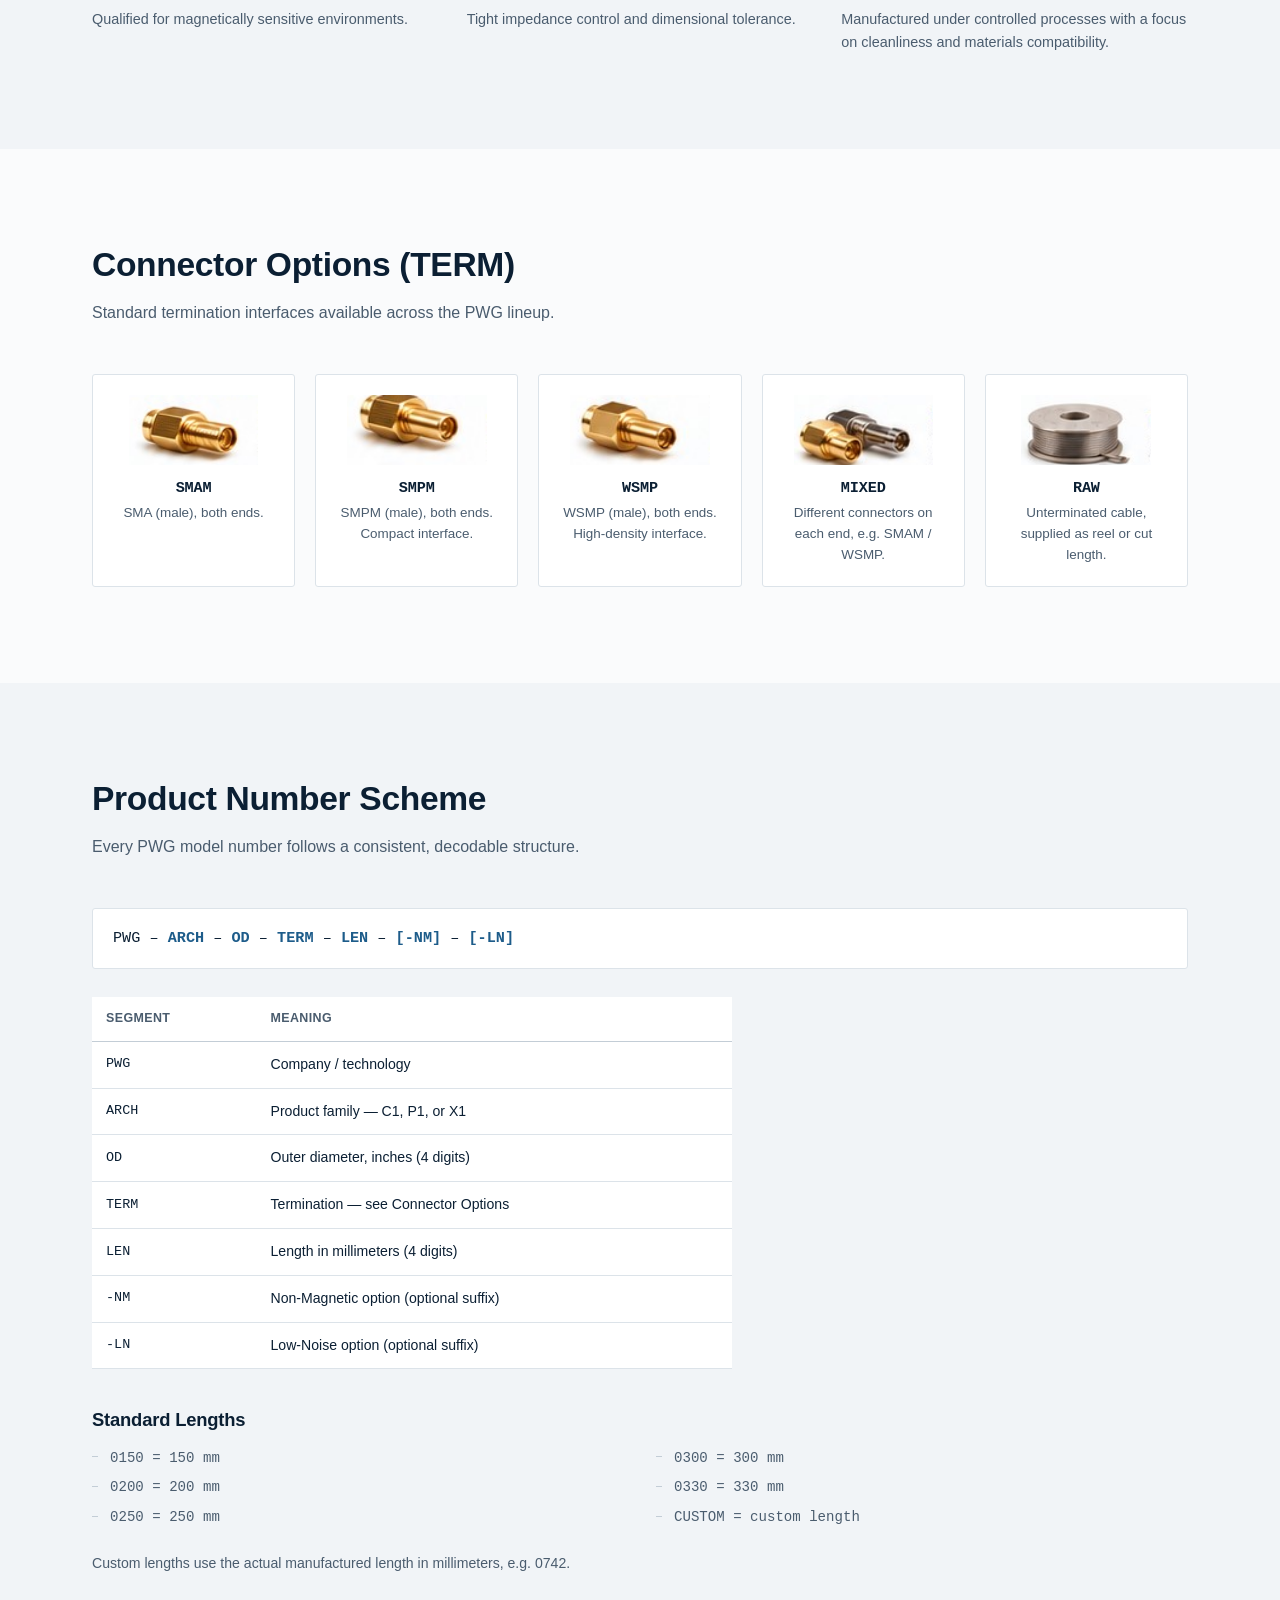
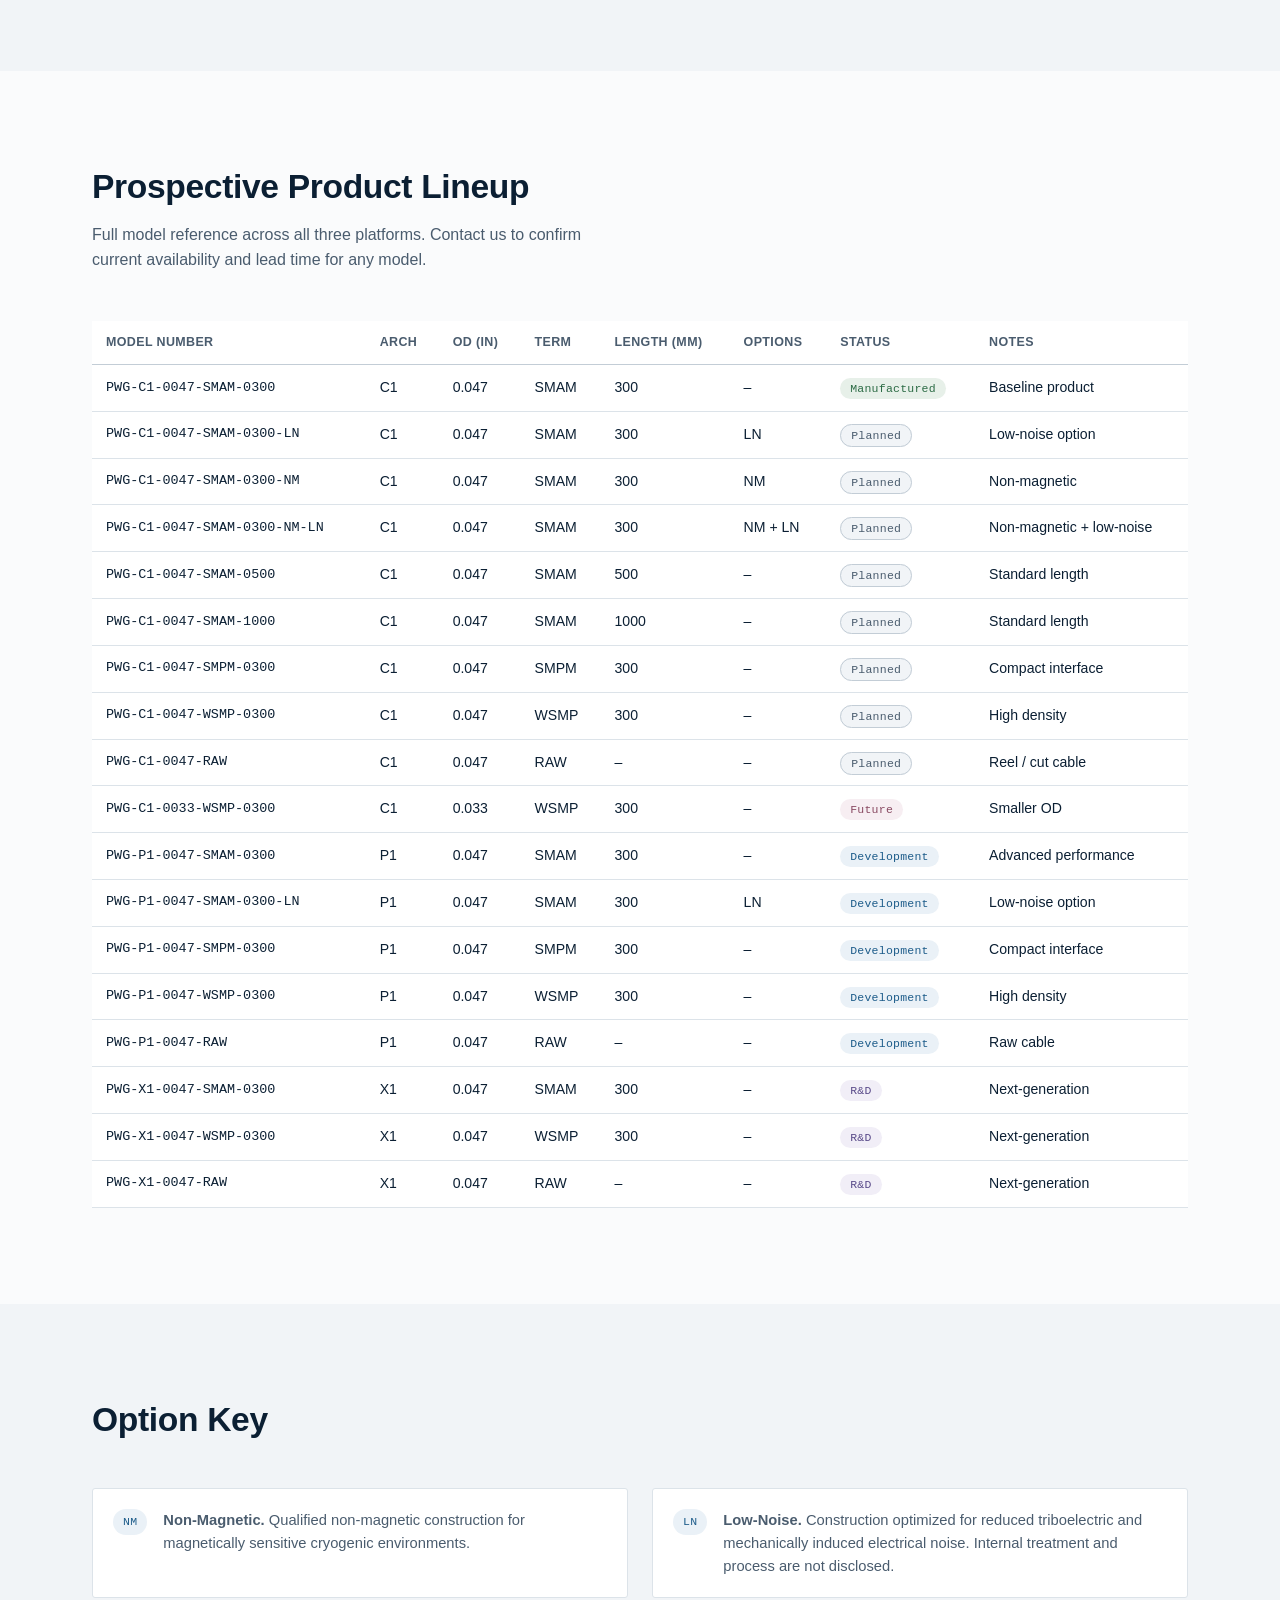
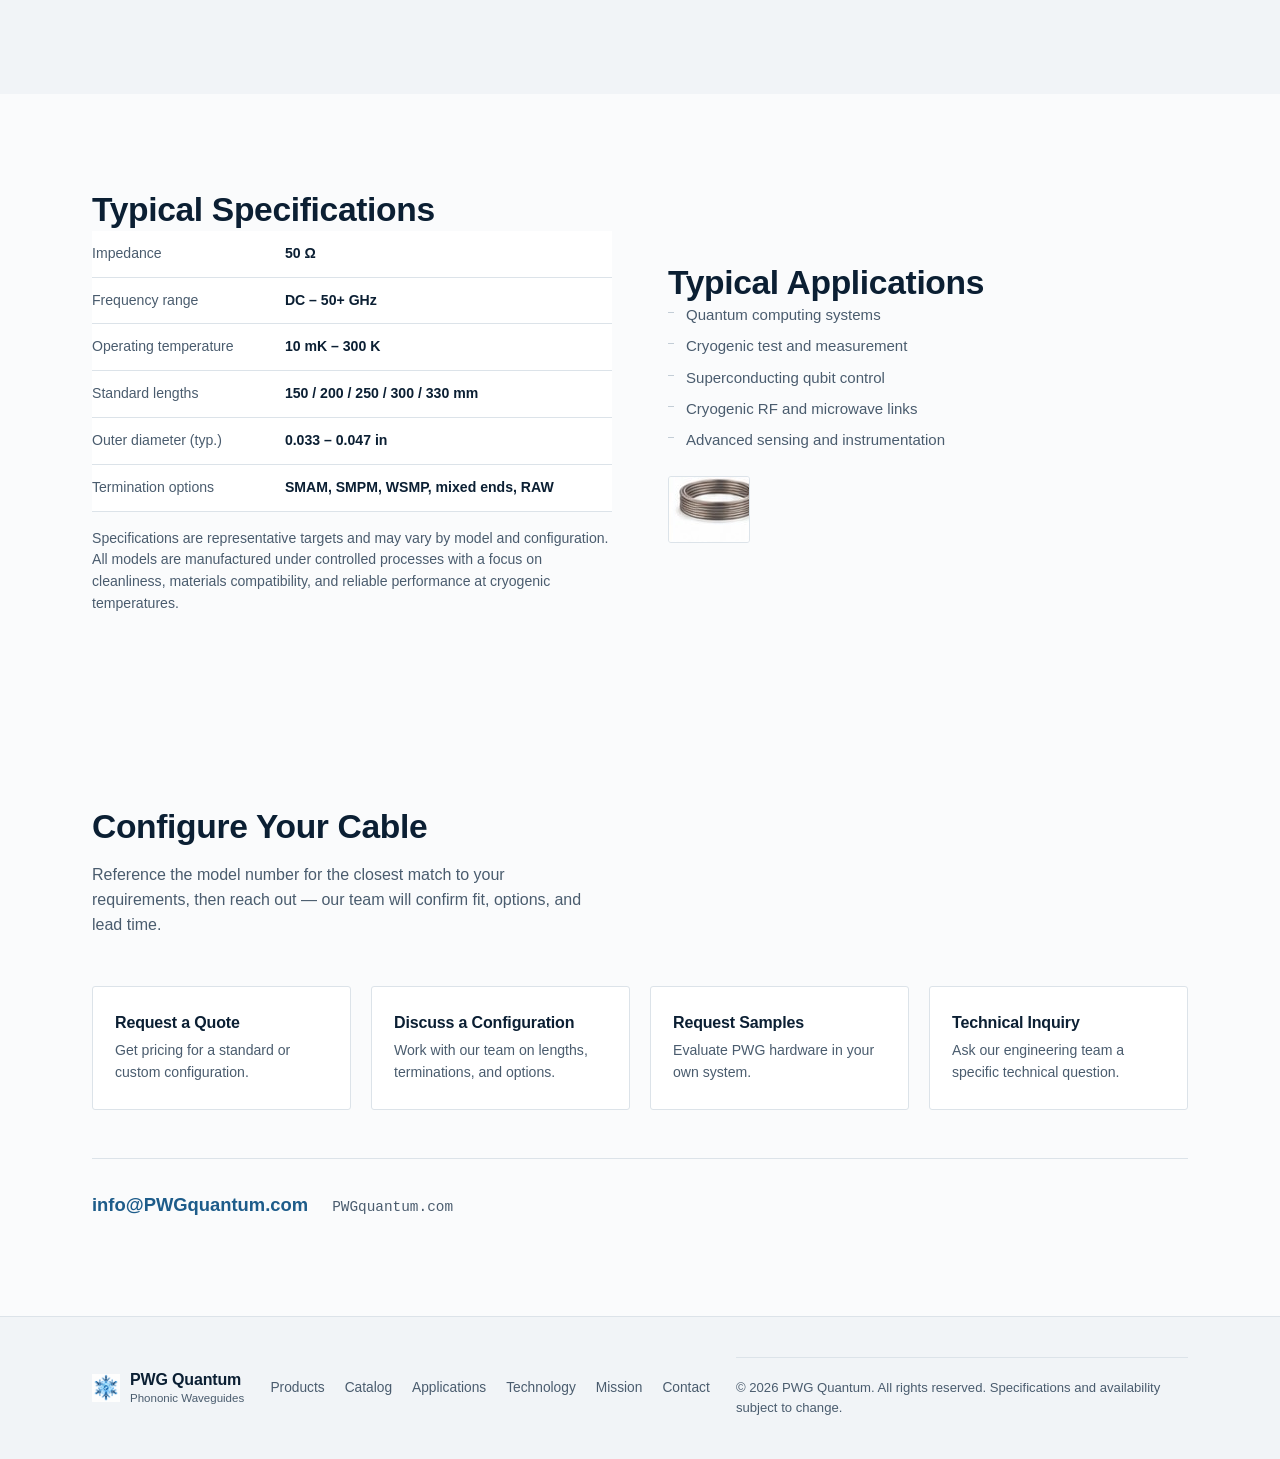
<file: catalog1.html>
<!DOCTYPE html>
<html lang="en">
<head>
  <meta charset="UTF-8">
  <meta name="viewport" content="width=device-width, initial-scale=1.0">
  <title>Product Catalog | PWG Quantum Cryogenic Cable Platforms</title>
  <meta name="description" content="Full model lineup, connector options, and technical reference for PWG Quantum's C1, P1, and X1 cryogenic cable platforms.">
  <link rel="stylesheet" href="styles.css">
</head>
<body>

  <!-- ===================== HEADER / NAVIGATION ===================== -->
  <header class="site-header" id="site-header">
    <div class="header-inner">
      <a href="index.html#top" class="logo" aria-label="PWG Quantum home">
        <span class="logo-mark">
          <img src="logo.gif" alt="PWG Quantum" width="32" height="32">
        </span>
        <span class="logo-text">
          <span class="logo-title">PWG Quantum</span>
          <span class="logo-sub">Phononic Waveguides</span>
        </span>
      </a>

      <nav class="main-nav" id="main-nav" aria-label="Primary">
        <ul>
          <li><a href="index.html#products">Products</a></li>
          <li><a href="catalog.html" class="is-active">Catalog</a></li>
          <li><a href="index.html#applications">Applications</a></li>
          <li><a href="index.html#technology">Technology</a></li>
          <li><a href="index.html#mission">Mission</a></li>
          <li><a href="index.html#contact">Contact</a></li>
          <li><a href="index.html#portal">Customer Portal</a></li>
        </ul>
      </nav>

      <div class="header-actions">
        <a href="mailto:info@PWGquantum.com?subject=Quote%20Request%20-%20PWG%20Quantum" class="btn btn-primary btn-small">Request a Quote</a>
        <button class="nav-toggle" id="nav-toggle" aria-label="Open menu" aria-expanded="false" aria-controls="main-nav">
          <span></span><span></span><span></span>
        </button>
      </div>
    </div>
  </header>

  <main id="top">

    <!-- ===================== CATALOG HERO ===================== -->
    <section class="hero catalog-hero" id="catalog-top">
      <div class="hero-inner">
        <div class="hero-copy">
          <h1>Product Catalog</h1>
          <p class="hero-lede">
            Full reference for PWG Quantum's cryogenic cable platforms: model lineup, connector
            options, part-number scheme, and technical reference data. One model is in current
            production today &mdash; the remainder of the lineup is shown for planning purposes.
          </p>
          <div class="hero-actions">
            <a href="mailto:info@PWGquantum.com?subject=Quote%20Request%20-%20PWG%20Quantum" class="btn btn-primary">Request a Quote</a>
            <a href="#model-lineup" class="btn btn-secondary">Jump to Full Model Lineup</a>
          </div>
        </div>
        <div class="hero-figure">
          <img src="assets/bottom_cable.png" alt="PWG cryogenic cable, high-purity construction">
        </div>
      </div>
    </section>

    <!-- ===================== STATUS NOTICE ===================== -->
    <div class="section-inner">
      <p class="catalog-notice">
        <strong>Status note:</strong> PWG-C1-0047-SMAM-0300 is the only currently manufactured
        catalog model. All other models shown below are prospective, planned, in development,
        future, or R&amp;D, and are provided for planning and early-engagement purposes.
      </p>
    </div>

    <!-- ===================== PRODUCT FAMILIES ===================== -->
    <section class="section" id="catalog-families">
      <div class="section-inner">
        <div class="section-head">
          <h2>Product Families</h2>
          <p class="section-intro">Three platforms spanning current production through R&amp;D.</p>
        </div>

        <div class="family-grid">
          <article class="family-card">
            <img src="assets/cable_c1.png" alt="PWG C1 cryogenic cable" class="family-image">
            <span class="status status-available">Manufactured</span>
            <h3>Cryogenic Flex &mdash; C1</h3>
            <p>Precision. Purity. Performance. PWG's current production cryogenic cable platform.</p>
          </article>
          <article class="family-card">
            <img src="assets/cable_p1.png" alt="PWG P1 cryogenic cable" class="family-image">
            <span class="status status-development">In Development</span>
            <h3>Performance Cable &mdash; P1</h3>
            <p>Enhanced performance for demanding systems. Reliable, versatile, proven design direction.</p>
          </article>
          <article class="family-card">
            <img src="assets/cable_x1.png" alt="PWG X1 cryogenic cable" class="family-image">
            <span class="status status-rd">R&amp;D</span>
            <h3>Next-Generation Cable &mdash; X1</h3>
            <p>Designed for the most challenging applications. PWG's proprietary next-generation platform.</p>
          </article>
        </div>

        <p class="section-note">
          Engineered for ultra-low thermal load, high signal integrity, and reliable performance
          from 300 K down to 10 mK.
        </p>
      </div>
    </section>

    <!-- ===================== FEATURE HIGHLIGHTS ===================== -->
    <section class="section section-alt" id="catalog-features">
      <div class="section-inner">
        <div class="feature-grid">
          <div class="feature-item">
            <h3>Cryogenic Ready</h3>
            <p>Reliable performance from 300 K down to 10 mK.</p>
          </div>
          <div class="feature-item">
            <h3>Low Loss</h3>
            <p>Optimized for minimal attenuation and phase noise.</p>
          </div>
          <div class="feature-item">
            <h3>Low-Noise Options (LN)</h3>
            <p>Construction optimized for reduced triboelectric and mechanically induced electrical noise.</p>
          </div>
          <div class="feature-item">
            <h3>Non-Magnetic Option (NM)</h3>
            <p>Qualified for magnetically sensitive environments.</p>
          </div>
          <div class="feature-item">
            <h3>Precision Engineering</h3>
            <p>Tight impedance control and dimensional tolerance.</p>
          </div>
          <div class="feature-item">
            <h3>High-Purity Construction</h3>
            <p>Manufactured under controlled processes with a focus on cleanliness and materials compatibility.</p>
          </div>
        </div>
      </div>
    </section>

    <!-- ===================== CONNECTOR OPTIONS ===================== -->
    <section class="section" id="connector-options">
      <div class="section-inner">
        <div class="section-head">
          <h2>Connector Options (TERM)</h2>
          <p class="section-intro">Standard termination interfaces available across the PWG lineup.</p>
        </div>

        <div class="connector-grid">
          <article class="connector-card">
            <img src="assets/conn_smam.png" alt="SMAM connector" class="connector-image">
            <h3>SMAM</h3>
            <p>SMA (male), both ends.</p>
          </article>
          <article class="connector-card">
            <img src="assets/conn_smpm.png" alt="SMPM connector" class="connector-image">
            <h3>SMPM</h3>
            <p>SMPM (male), both ends. Compact interface.</p>
          </article>
          <article class="connector-card">
            <img src="assets/conn_wsmp.png" alt="WSMP connector" class="connector-image">
            <h3>WSMP</h3>
            <p>WSMP (male), both ends. High-density interface.</p>
          </article>
          <article class="connector-card">
            <img src="assets/conn_mixed.png" alt="Mixed connector pair" class="connector-image">
            <h3>MIXED</h3>
            <p>Different connectors on each end, e.g. SMAM / WSMP.</p>
          </article>
          <article class="connector-card">
            <img src="assets/reel_raw.png" alt="RAW unterminated cable reel" class="connector-image">
            <h3>RAW</h3>
            <p>Unterminated cable, supplied as reel or cut length.</p>
          </article>
        </div>
      </div>
    </section>

    <!-- ===================== PRODUCT NUMBER SCHEME ===================== -->
    <section class="section section-alt" id="numbering-scheme">
      <div class="section-inner">
        <div class="section-head">
          <h2>Product Number Scheme</h2>
          <p class="section-intro">Every PWG model number follows a consistent, decodable structure.</p>
        </div>

        <div class="scheme-string" role="img" aria-label="PWG dash ARCH dash OD dash TERM dash LEN dash optional NM dash optional LN">
          PWG&nbsp;&ndash;&nbsp;<span>ARCH</span>&nbsp;&ndash;&nbsp;<span>OD</span>&nbsp;&ndash;&nbsp;<span>TERM</span>&nbsp;&ndash;&nbsp;<span>LEN</span>&nbsp;&ndash;&nbsp;<span>[-NM]</span>&nbsp;&ndash;&nbsp;<span>[-LN]</span>
        </div>

        <table class="data-table scheme-table">
          <thead>
            <tr>
              <th>Segment</th>
              <th>Meaning</th>
            </tr>
          </thead>
          <tbody>
            <tr><td class="mono">PWG</td><td>Company / technology</td></tr>
            <tr><td class="mono">ARCH</td><td>Product family &mdash; C1, P1, or X1</td></tr>
            <tr><td class="mono">OD</td><td>Outer diameter, inches (4 digits)</td></tr>
            <tr><td class="mono">TERM</td><td>Termination &mdash; see Connector Options</td></tr>
            <tr><td class="mono">LEN</td><td>Length in millimeters (4 digits)</td></tr>
            <tr><td class="mono">-NM</td><td>Non-Magnetic option (optional suffix)</td></tr>
            <tr><td class="mono">-LN</td><td>Low-Noise option (optional suffix)</td></tr>
          </tbody>
        </table>

        <div class="lengths-block">
          <h3>Standard Lengths</h3>
          <ul class="option-list two-col">
            <li>0150 = 150 mm</li>
            <li>0200 = 200 mm</li>
            <li>0250 = 250 mm</li>
            <li>0300 = 300 mm</li>
            <li>0330 = 330 mm</li>
            <li>CUSTOM = custom length</li>
          </ul>
          <p class="section-note">Custom lengths use the actual manufactured length in millimeters, e.g. 0742.</p>
        </div>
      </div>
    </section>

    <!-- ===================== FULL MODEL LINEUP ===================== -->
    <section class="section" id="model-lineup">
      <div class="section-inner">
        <div class="section-head">
          <h2>Prospective Product Lineup</h2>
          <p class="section-intro">
            Full model reference across all three platforms. Contact us to confirm current
            availability and lead time for any model.
          </p>
        </div>

        <div class="table-scroll">
          <table class="data-table model-table">
            <thead>
              <tr>
                <th>Model Number</th>
                <th>Arch</th>
                <th>OD (in)</th>
                <th>Term</th>
                <th>Length (mm)</th>
                <th>Options</th>
                <th>Status</th>
                <th>Notes</th>
              </tr>
            </thead>
            <tbody>
              <tr>
                <td class="mono">PWG-C1-0047-SMAM-0300</td>
                <td>C1</td><td>0.047</td><td>SMAM</td><td>300</td><td>&ndash;</td>
                <td><span class="status status-available">Manufactured</span></td>
                <td>Baseline product</td>
              </tr>
              <tr>
                <td class="mono">PWG-C1-0047-SMAM-0300-LN</td>
                <td>C1</td><td>0.047</td><td>SMAM</td><td>300</td><td>LN</td>
                <td><span class="status status-planned">Planned</span></td>
                <td>Low-noise option</td>
              </tr>
              <tr>
                <td class="mono">PWG-C1-0047-SMAM-0300-NM</td>
                <td>C1</td><td>0.047</td><td>SMAM</td><td>300</td><td>NM</td>
                <td><span class="status status-planned">Planned</span></td>
                <td>Non-magnetic</td>
              </tr>
              <tr>
                <td class="mono">PWG-C1-0047-SMAM-0300-NM-LN</td>
                <td>C1</td><td>0.047</td><td>SMAM</td><td>300</td><td>NM + LN</td>
                <td><span class="status status-planned">Planned</span></td>
                <td>Non-magnetic + low-noise</td>
              </tr>
              <tr>
                <td class="mono">PWG-C1-0047-SMAM-0500</td>
                <td>C1</td><td>0.047</td><td>SMAM</td><td>500</td><td>&ndash;</td>
                <td><span class="status status-planned">Planned</span></td>
                <td>Standard length</td>
              </tr>
              <tr>
                <td class="mono">PWG-C1-0047-SMAM-1000</td>
                <td>C1</td><td>0.047</td><td>SMAM</td><td>1000</td><td>&ndash;</td>
                <td><span class="status status-planned">Planned</span></td>
                <td>Standard length</td>
              </tr>
              <tr>
                <td class="mono">PWG-C1-0047-SMPM-0300</td>
                <td>C1</td><td>0.047</td><td>SMPM</td><td>300</td><td>&ndash;</td>
                <td><span class="status status-planned">Planned</span></td>
                <td>Compact interface</td>
              </tr>
              <tr>
                <td class="mono">PWG-C1-0047-WSMP-0300</td>
                <td>C1</td><td>0.047</td><td>WSMP</td><td>300</td><td>&ndash;</td>
                <td><span class="status status-planned">Planned</span></td>
                <td>High density</td>
              </tr>
              <tr>
                <td class="mono">PWG-C1-0047-RAW</td>
                <td>C1</td><td>0.047</td><td>RAW</td><td>&ndash;</td><td>&ndash;</td>
                <td><span class="status status-planned">Planned</span></td>
                <td>Reel / cut cable</td>
              </tr>
              <tr>
                <td class="mono">PWG-C1-0033-WSMP-0300</td>
                <td>C1</td><td>0.033</td><td>WSMP</td><td>300</td><td>&ndash;</td>
                <td><span class="status status-future">Future</span></td>
                <td>Smaller OD</td>
              </tr>
              <tr>
                <td class="mono">PWG-P1-0047-SMAM-0300</td>
                <td>P1</td><td>0.047</td><td>SMAM</td><td>300</td><td>&ndash;</td>
                <td><span class="status status-development">Development</span></td>
                <td>Advanced performance</td>
              </tr>
              <tr>
                <td class="mono">PWG-P1-0047-SMAM-0300-LN</td>
                <td>P1</td><td>0.047</td><td>SMAM</td><td>300</td><td>LN</td>
                <td><span class="status status-development">Development</span></td>
                <td>Low-noise option</td>
              </tr>
              <tr>
                <td class="mono">PWG-P1-0047-SMPM-0300</td>
                <td>P1</td><td>0.047</td><td>SMPM</td><td>300</td><td>&ndash;</td>
                <td><span class="status status-development">Development</span></td>
                <td>Compact interface</td>
              </tr>
              <tr>
                <td class="mono">PWG-P1-0047-WSMP-0300</td>
                <td>P1</td><td>0.047</td><td>WSMP</td><td>300</td><td>&ndash;</td>
                <td><span class="status status-development">Development</span></td>
                <td>High density</td>
              </tr>
              <tr>
                <td class="mono">PWG-P1-0047-RAW</td>
                <td>P1</td><td>0.047</td><td>RAW</td><td>&ndash;</td><td>&ndash;</td>
                <td><span class="status status-development">Development</span></td>
                <td>Raw cable</td>
              </tr>
              <tr>
                <td class="mono">PWG-X1-0047-SMAM-0300</td>
                <td>X1</td><td>0.047</td><td>SMAM</td><td>300</td><td>&ndash;</td>
                <td><span class="status status-rd">R&amp;D</span></td>
                <td>Next-generation</td>
              </tr>
              <tr>
                <td class="mono">PWG-X1-0047-WSMP-0300</td>
                <td>X1</td><td>0.047</td><td>WSMP</td><td>300</td><td>&ndash;</td>
                <td><span class="status status-rd">R&amp;D</span></td>
                <td>Next-generation</td>
              </tr>
              <tr>
                <td class="mono">PWG-X1-0047-RAW</td>
                <td>X1</td><td>0.047</td><td>RAW</td><td>&ndash;</td><td>&ndash;</td>
                <td><span class="status status-rd">R&amp;D</span></td>
                <td>Next-generation</td>
              </tr>
            </tbody>
          </table>
        </div>
      </div>
    </section>

    <!-- ===================== OPTION KEY ===================== -->
    <section class="section section-alt" id="option-key">
      <div class="section-inner">
        <div class="section-head">
          <h2>Option Key</h2>
        </div>
        <div class="option-key-grid">
          <div class="option-key-item">
            <span class="status status-development">NM</span>
            <p><strong>Non-Magnetic.</strong> Qualified non-magnetic construction for magnetically sensitive cryogenic environments.</p>
          </div>
          <div class="option-key-item">
            <span class="status status-development">LN</span>
            <p><strong>Low-Noise.</strong> Construction optimized for reduced triboelectric and mechanically induced electrical noise. Internal treatment and process are not disclosed.</p>
          </div>
        </div>
      </div>
    </section>

    <!-- ===================== TECHNICAL REFERENCE ===================== -->
    <section class="section" id="technical-reference">
      <div class="section-inner technology-inner">
        <div>
          <h2>Typical Specifications</h2>
          <table class="data-table spec-table">
            <tbody>
              <tr><th scope="row">Impedance</th><td>50 &Omega;</td></tr>
              <tr><th scope="row">Frequency range</th><td>DC &ndash; 50+ GHz</td></tr>
              <tr><th scope="row">Operating temperature</th><td>10 mK &ndash; 300 K</td></tr>
              <tr><th scope="row">Standard lengths</th><td>150 / 200 / 250 / 300 / 330 mm</td></tr>
              <tr><th scope="row">Outer diameter (typ.)</th><td>0.033 &ndash; 0.047 in</td></tr>
              <tr><th scope="row">Termination options</th><td>SMAM, SMPM, WSMP, mixed ends, RAW</td></tr>
            </tbody>
          </table>
          <p class="section-note">
            Specifications are representative targets and may vary by model and configuration.
            All models are manufactured under controlled processes with a focus on cleanliness,
            materials compatibility, and reliable performance at cryogenic temperatures.
          </p>
        </div>
        <div>
          <h2>Typical Applications</h2>
          <ul class="option-list">
            <li>Quantum computing systems</li>
            <li>Cryogenic test and measurement</li>
            <li>Superconducting qubit control</li>
            <li>Cryogenic RF and microwave links</li>
            <li>Advanced sensing and instrumentation</li>
          </ul>
          <img src="assets/length_coil.png" alt="PWG standard length cable coil" class="coil-image">
        </div>
      </div>
    </section>

    <!-- ===================== CONTACT CTA ===================== -->
    <section class="section contact" id="catalog-contact">
      <div class="section-inner">
        <div class="section-head">
          <h2>Configure Your Cable</h2>
          <p class="section-intro">
            Reference the model number for the closest match to your requirements, then reach out
            &mdash; our team will confirm fit, options, and lead time.
          </p>
        </div>
        <div class="contact-grid">
          <a class="contact-action" href="mailto:info@PWGquantum.com?subject=Quote%20Request%20-%20PWG%20Quantum%20Catalog">
            <h3>Request a Quote</h3>
            <p>Get pricing for a standard or custom configuration.</p>
          </a>
          <a class="contact-action" href="mailto:info@PWGquantum.com?subject=Configuration%20Discussion%20-%20PWG%20Quantum%20Catalog">
            <h3>Discuss a Configuration</h3>
            <p>Work with our team on lengths, terminations, and options.</p>
          </a>
          <a class="contact-action" href="mailto:info@PWGquantum.com?subject=Sample%20Request%20-%20PWG%20Quantum%20Catalog">
            <h3>Request Samples</h3>
            <p>Evaluate PWG hardware in your own system.</p>
          </a>
          <a class="contact-action" href="mailto:info@PWGquantum.com?subject=Technical%20Inquiry%20-%20PWG%20Quantum%20Catalog">
            <h3>Technical Inquiry</h3>
            <p>Ask our engineering team a specific technical question.</p>
          </a>
        </div>
        <div class="contact-direct">
          <p><a href="mailto:info@PWGquantum.com">info@PWGquantum.com</a></p>
          <p class="contact-domain">PWGquantum.com</p>
        </div>
      </div>
    </section>

  </main>

  <!-- ===================== FOOTER ===================== -->
  <footer class="site-footer">
    <div class="section-inner footer-inner">
      <div class="footer-brand">
        <img src="logo.gif" alt="PWG Quantum" width="28" height="28" class="footer-logo">
        <span class="footer-text">
          <span class="logo-title">PWG Quantum</span>
          <span class="logo-sub">Phononic Waveguides</span>
        </span>
      </div>
      <nav class="footer-nav" aria-label="Footer">
        <a href="index.html#products">Products</a>
        <a href="catalog.html">Catalog</a>
        <a href="index.html#applications">Applications</a>
        <a href="index.html#technology">Technology</a>
        <a href="index.html#mission">Mission</a>
        <a href="index.html#contact">Contact</a>
      </nav>
      <p class="footer-copy">&copy; <span id="footer-year"></span> PWG Quantum. All rights reserved. Specifications and availability subject to change.</p>
    </div>
  </footer>

  <script src="script.js"></script>
</body>
</html>
</file>
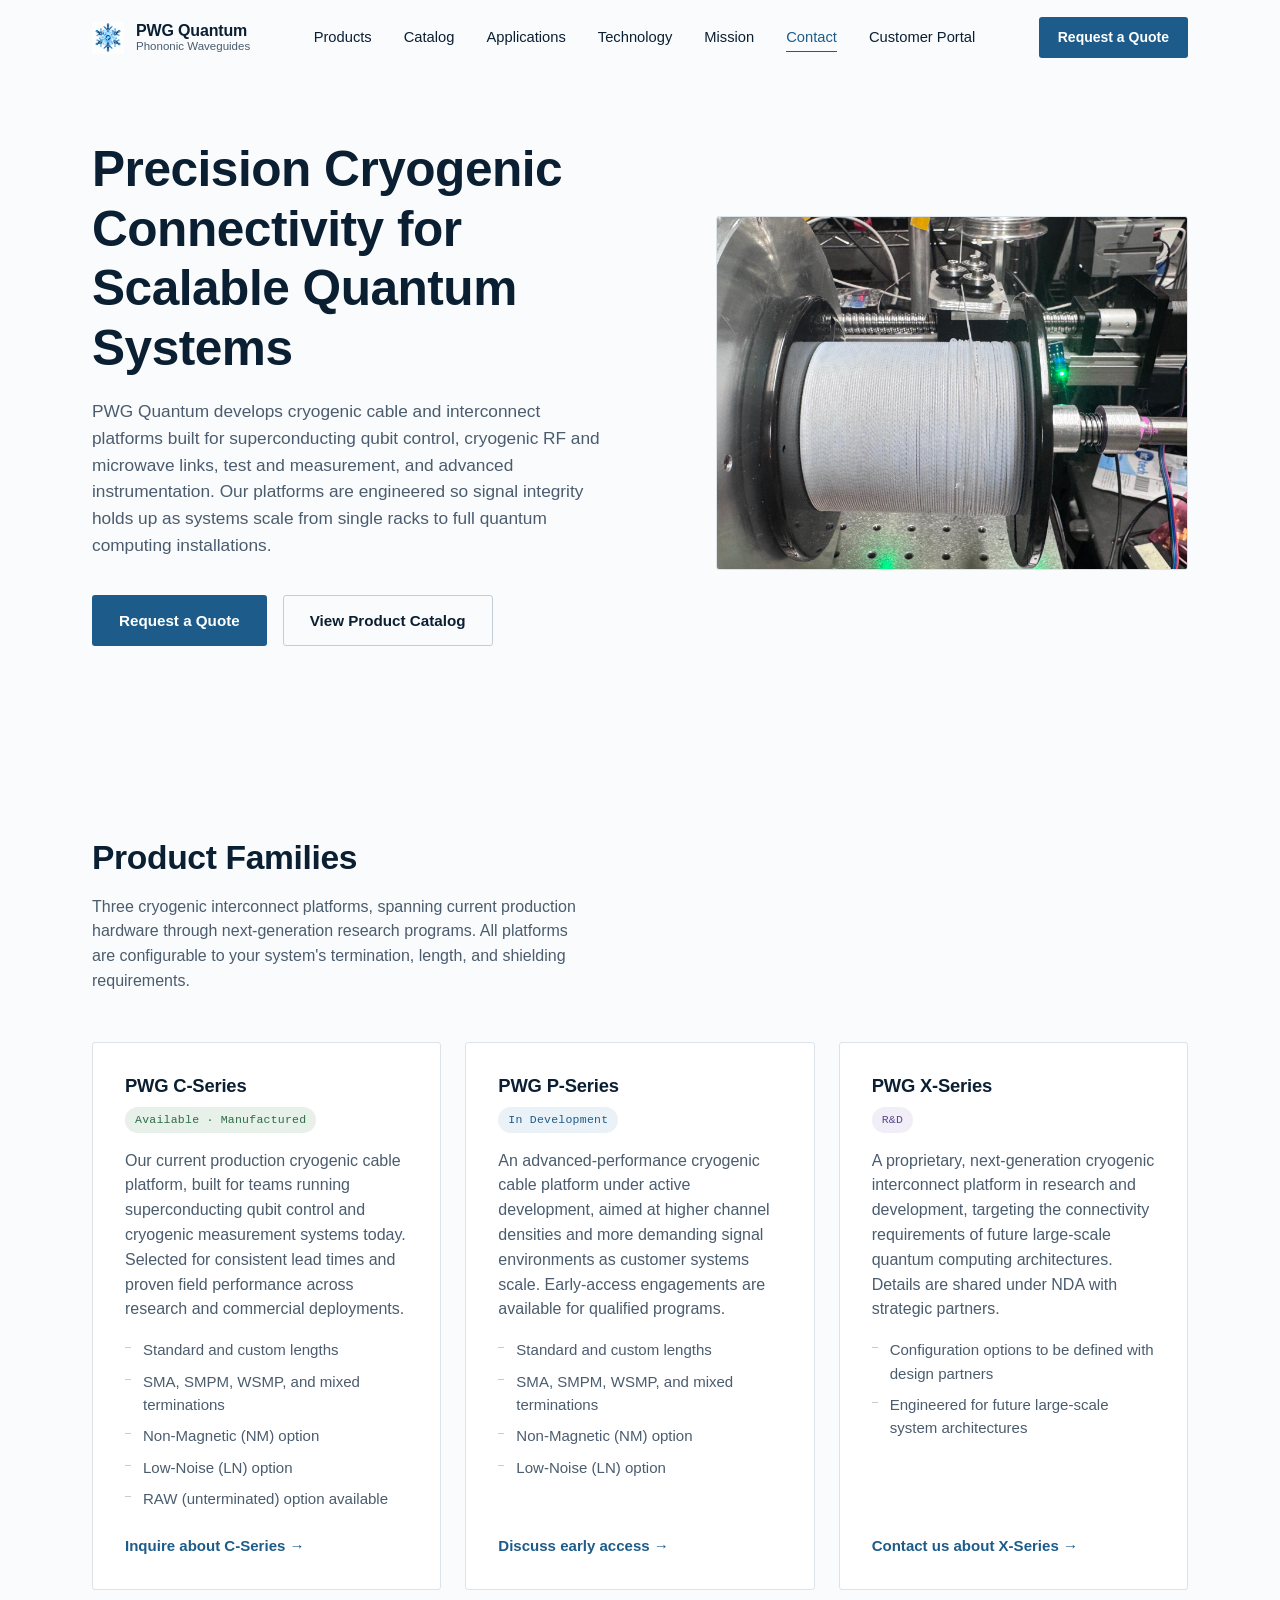
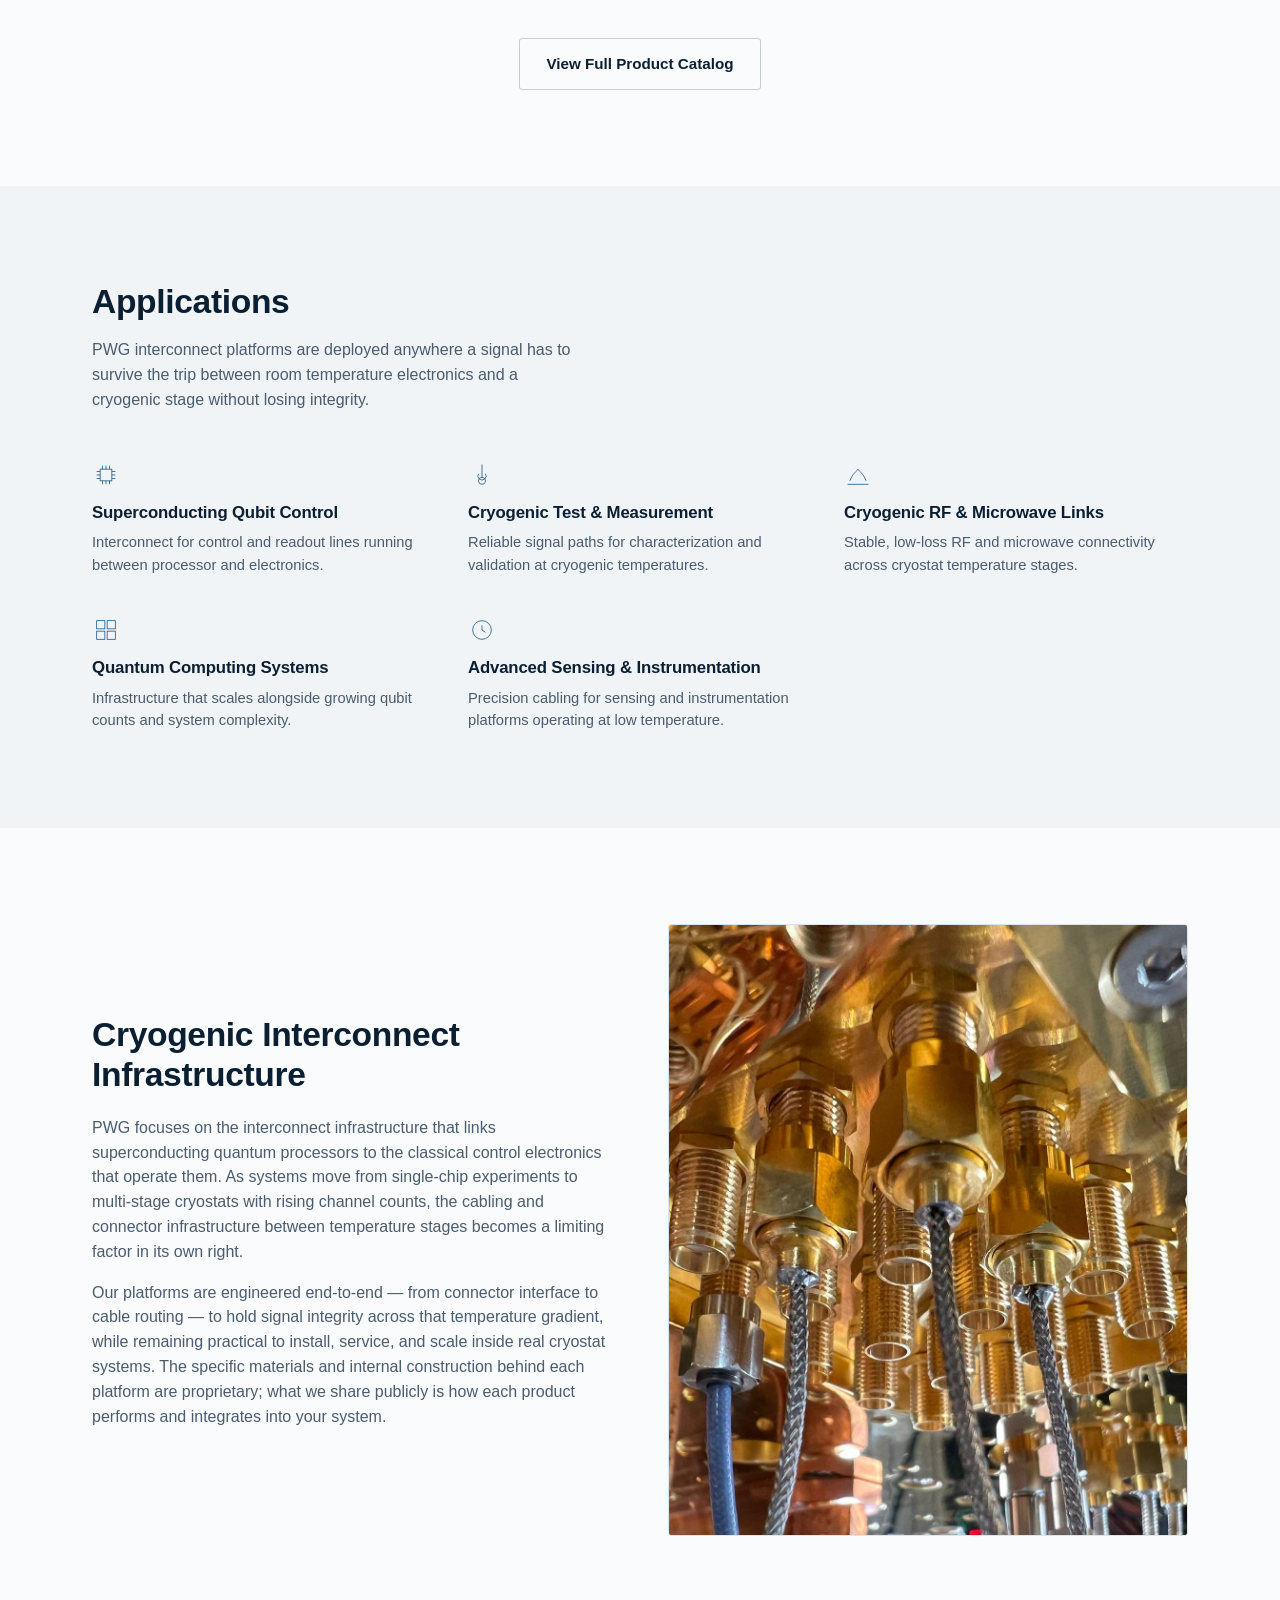
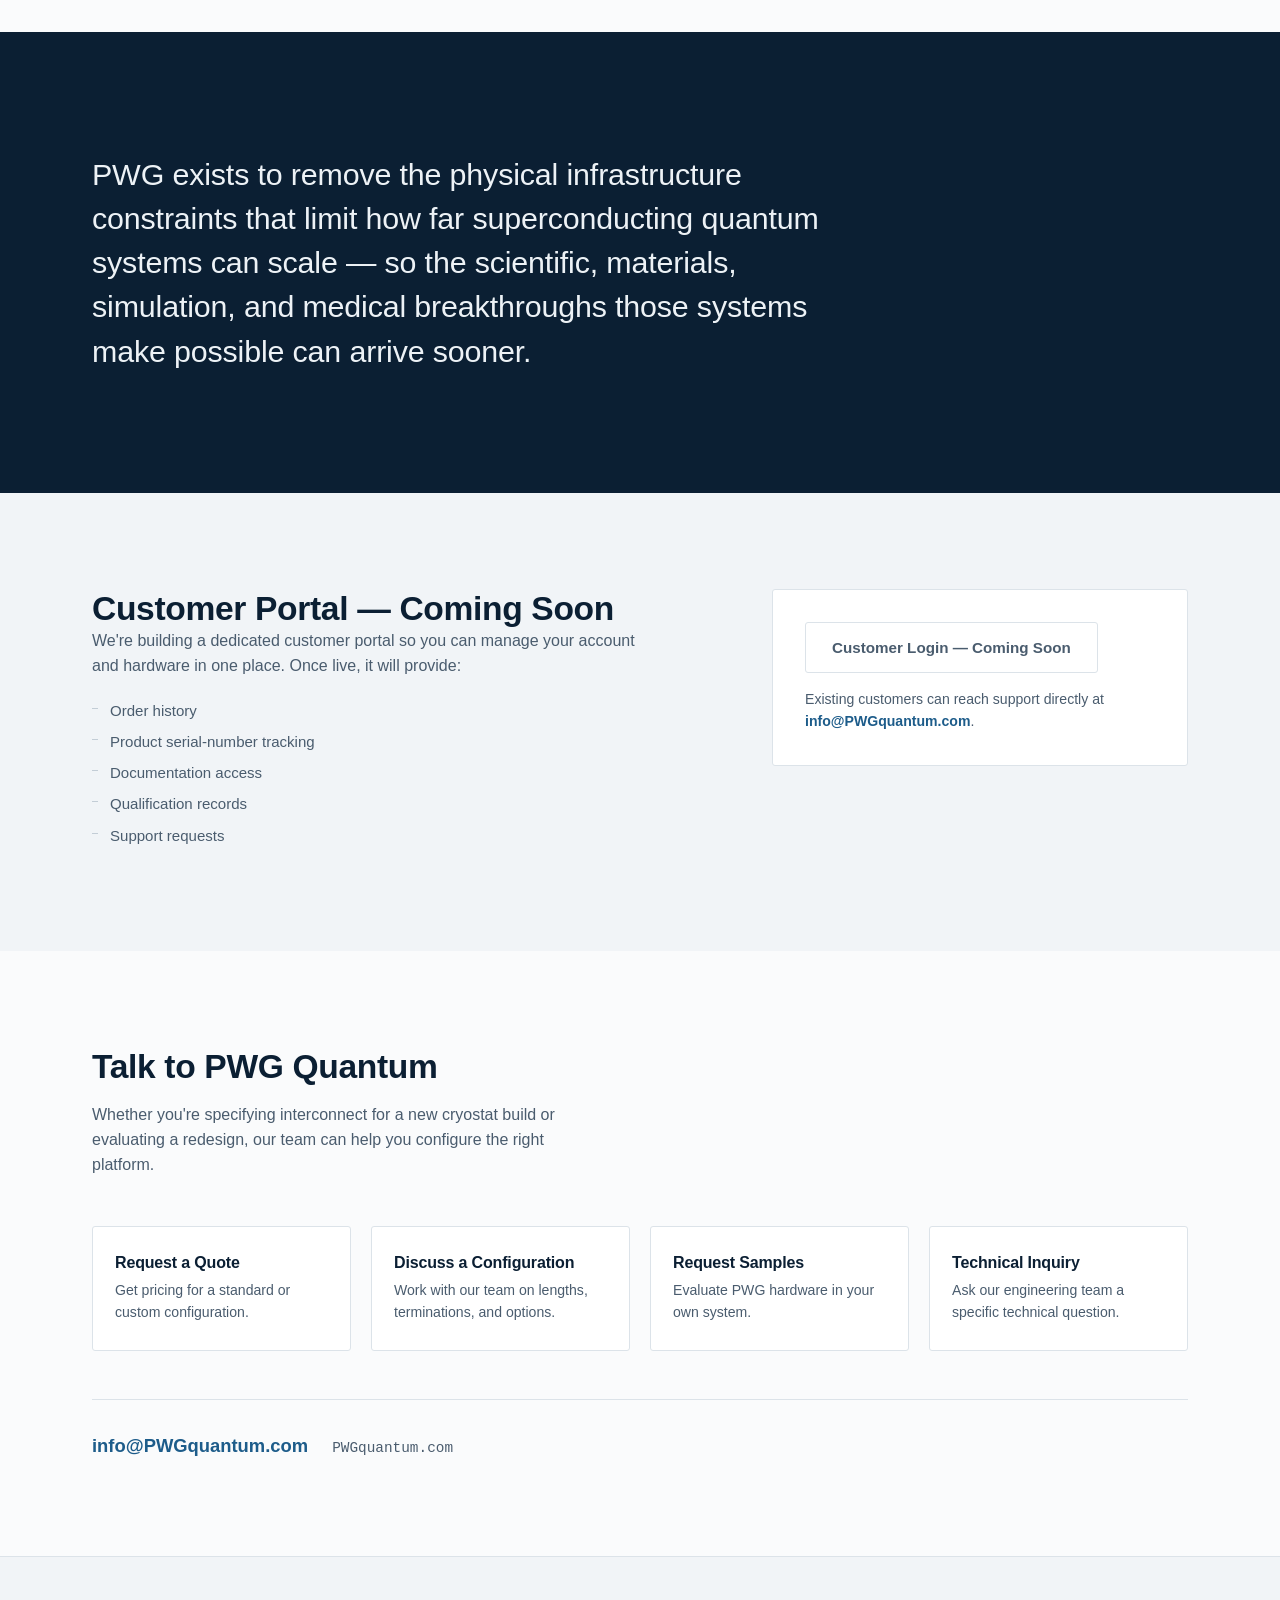
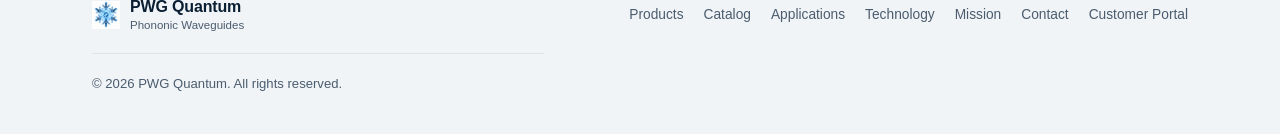
<file: index2.html>
<!DOCTYPE html>
<html lang="en">
<head>
  <meta charset="UTF-8">
  <meta name="viewport" content="width=device-width, initial-scale=1.0">
  <title>PWG Quantum | Cryogenic Interconnect Platforms for Superconducting Quantum Systems</title>
  <meta name="description" content="PWG Quantum (Phononic Waveguides) designs cryogenic cable and interconnect platforms for superconducting qubit control, cryogenic RF/microwave links, and advanced test &amp; measurement. Request a quote or view the product catalog.">
  <meta name="viewport" content="width=device-width, initial-scale=1">
  <link rel="stylesheet" href="styles.css">
</head>
<body>

  <!-- ===================== HEADER / NAVIGATION ===================== -->
  <header class="site-header" id="site-header">
    <div class="header-inner">
      <a href="#top" class="logo" aria-label="PWG Quantum home">
        <span class="logo-mark">
          <img src="logo.gif" alt="PWG Quantum" width="32" height="32">
        </span>
        <span class="logo-text">
          <span class="logo-title">PWG Quantum</span>
          <span class="logo-sub">Phononic Waveguides</span>
        </span>
      </a>

      <nav class="main-nav" id="main-nav" aria-label="Primary">
        <ul>
          <li><a href="#products">Products</a></li>
          <li><a href="catalog.html">Catalog</a></li>
          <li><a href="#applications">Applications</a></li>
          <li><a href="#technology">Technology</a></li>
          <li><a href="#mission">Mission</a></li>
          <li><a href="#contact">Contact</a></li>
          <li><a href="#portal">Customer Portal</a></li>
        </ul>
      </nav>

      <div class="header-actions">
        <a href="mailto:info@PWGquantum.com?subject=Quote%20Request%20-%20PWG%20Quantum" class="btn btn-primary btn-small">Request a Quote</a>
        <button class="nav-toggle" id="nav-toggle" aria-label="Open menu" aria-expanded="false" aria-controls="main-nav">
          <span></span><span></span><span></span>
        </button>
      </div>
    </div>
  </header>

  <main id="top">

    <!-- ===================== HERO ===================== -->
    <section class="hero" id="hero">
      <div class="hero-inner">
        <div class="hero-copy">
          <!-- img src="logo.gif" alt="PWG Quantum" class="hero-logo"-->
          <h1>Precision Cryogenic Connectivity for Scalable Quantum Systems</h1>
          <p class="hero-lede">
            PWG Quantum develops cryogenic cable and interconnect platforms built for superconducting
            qubit control, cryogenic RF and microwave links, test and measurement, and advanced
            instrumentation. Our platforms are engineered so signal integrity holds up as systems scale
            from single racks to full quantum computing installations.
          </p>
          <div class="hero-actions">
            <a href="mailto:info@PWGquantum.com?subject=Quote%20Request%20-%20PWG%20Quantum" class="btn btn-primary">Request a Quote</a>
            <a href="catalog.html" class="btn btn-secondary">View Product Catalog</a>
          </div>
        </div>

        <div class="hero-figure">
          <img src="illustration.jpeg" alt="PWG Quantum cryogenic interconnect illustration">
        </div>
      </div>
    </section>

    <!-- ===================== PRODUCTS ===================== -->
    <section class="section" id="products">
      <div class="section-inner">
        <div class="section-head">
          <h2>Product Families</h2>
          <p class="section-intro">
            Three cryogenic interconnect platforms, spanning current production hardware through
            next-generation research programs. All platforms are configurable to your system's
            termination, length, and shielding requirements.
          </p>
        </div>

        <div class="product-grid">

          <article class="product-card">
            <div class="product-card-head">
              <h3>PWG C-Series</h3>
              <span class="status status-available">Available &middot; Manufactured</span>
            </div>
            <p>
              Our current production cryogenic cable platform, built for teams running
              superconducting qubit control and cryogenic measurement systems today. Selected
              for consistent lead times and proven field performance across research and
              commercial deployments.
            </p>
            <ul class="option-list">
              <li>Standard and custom lengths</li>
              <li>SMA, SMPM, WSMP, and mixed terminations</li>
              <li>Non-Magnetic (NM) option</li>
              <li>Low-Noise (LN) option</li>
              <li>RAW (unterminated) option available</li>
            </ul>
            <a href="mailto:info@PWGquantum.com?subject=C-Series%20Inquiry%20-%20PWG%20Quantum" class="card-link">Inquire about C-Series &rarr;</a>
          </article>

          <article class="product-card">
            <div class="product-card-head">
              <h3>PWG P-Series</h3>
              <span class="status status-development">In Development</span>
            </div>
            <p>
              An advanced-performance cryogenic cable platform under active development, aimed
              at higher channel densities and more demanding signal environments as customer
              systems scale. Early-access engagements are available for qualified programs.
            </p>
            <ul class="option-list">
              <li>Standard and custom lengths</li>
              <li>SMA, SMPM, WSMP, and mixed terminations</li>
              <li>Non-Magnetic (NM) option</li>
              <li>Low-Noise (LN) option</li>
            </ul>
            <a href="mailto:info@PWGquantum.com?subject=P-Series%20Early%20Access%20-%20PWG%20Quantum" class="card-link">Discuss early access &rarr;</a>
          </article>

          <article class="product-card">
            <div class="product-card-head">
              <h3>PWG X-Series</h3>
              <span class="status status-rd">R&amp;D</span>
            </div>
            <p>
              A proprietary, next-generation cryogenic interconnect platform in research and
              development, targeting the connectivity requirements of future large-scale
              quantum computing architectures. Details are shared under NDA with strategic
              partners.
            </p>
            <ul class="option-list">
              <li>Configuration options to be defined with design partners</li>
              <li>Engineered for future large-scale system architectures</li>
            </ul>
            <a href="mailto:info@PWGquantum.com?subject=X-Series%20Partnership%20Inquiry%20-%20PWG%20Quantum" class="card-link">Contact us about X-Series &rarr;</a>
          </article>

        </div>

        <div class="catalog-cta">
          <a href="catalog.html" class="btn btn-secondary">View Full Product Catalog</a>
        </div>
      </div>
    </section>

    <!-- ===================== APPLICATIONS ===================== -->
    <section class="section section-alt" id="applications">
      <div class="section-inner">
        <div class="section-head">
          <h2>Applications</h2>
          <p class="section-intro">
            PWG interconnect platforms are deployed anywhere a signal has to survive the trip
            between room temperature electronics and a cryogenic stage without losing integrity.
          </p>
        </div>

        <div class="applications-grid">
          <div class="app-item">
            <span class="app-icon" aria-hidden="true">
              <svg viewBox="0 0 48 48" width="28" height="28"><rect x="14" y="14" width="20" height="20" fill="none" stroke="currentColor" stroke-width="1.4"/><path d="M18 14V8M24 14V8M30 14V8M18 40v-6M24 40v-6M30 40v-6M14 18H8M14 24H8M14 30H8M40 18h-6M40 24h-6M40 30h-6" stroke="currentColor" stroke-width="1.4"/></svg>
            </span>
            <h3>Superconducting Qubit Control</h3>
            <p>Interconnect for control and readout lines running between processor and electronics.</p>
          </div>
          <div class="app-item">
            <span class="app-icon" aria-hidden="true">
              <svg viewBox="0 0 48 48" width="28" height="28"><path d="M24 6v22M18 22a7 7 0 1 0 12 0" fill="none" stroke="currentColor" stroke-width="1.4"/><circle cx="24" cy="34" r="6" fill="none" stroke="currentColor" stroke-width="1.4"/></svg>
            </span>
            <h3>Cryogenic Test &amp; Measurement</h3>
            <p>Reliable signal paths for characterization and validation at cryogenic temperatures.</p>
          </div>
          <div class="app-item">
            <span class="app-icon" aria-hidden="true">
              <svg viewBox="0 0 48 48" width="28" height="28"><path d="M10 34c6-14 10-14 14-20 4 6 8 6 14 20" fill="none" stroke="currentColor" stroke-width="1.4"/><path d="M6 40h36" stroke="currentColor" stroke-width="1.4"/></svg>
            </span>
            <h3>Cryogenic RF &amp; Microwave Links</h3>
            <p>Stable, low-loss RF and microwave connectivity across cryostat temperature stages.</p>
          </div>
          <div class="app-item">
            <span class="app-icon" aria-hidden="true">
              <svg viewBox="0 0 48 48" width="28" height="28"><rect x="8" y="8" width="14" height="14" fill="none" stroke="currentColor" stroke-width="1.4"/><rect x="26" y="8" width="14" height="14" fill="none" stroke="currentColor" stroke-width="1.4"/><rect x="8" y="26" width="14" height="14" fill="none" stroke="currentColor" stroke-width="1.4"/><rect x="26" y="26" width="14" height="14" fill="none" stroke="currentColor" stroke-width="1.4"/></svg>
            </span>
            <h3>Quantum Computing Systems</h3>
            <p>Infrastructure that scales alongside growing qubit counts and system complexity.</p>
          </div>
          <div class="app-item">
            <span class="app-icon" aria-hidden="true">
              <svg viewBox="0 0 48 48" width="28" height="28"><circle cx="24" cy="24" r="16" fill="none" stroke="currentColor" stroke-width="1.4"/><path d="M24 16v8l6 4" stroke="currentColor" stroke-width="1.4" fill="none"/></svg>
            </span>
            <h3>Advanced Sensing &amp; Instrumentation</h3>
            <p>Precision cabling for sensing and instrumentation platforms operating at low temperature.</p>
          </div>
        </div>
      </div>
    </section>

    <!-- ===================== TECHNOLOGY ===================== -->
    <section class="section" id="technology">
      <div class="section-inner technology-inner">
        <div class="technology-copy">
          <h2>Cryogenic Interconnect Infrastructure</h2>
          <p>
            PWG focuses on the interconnect infrastructure that links superconducting quantum
            processors to the classical control electronics that operate them. As systems move
            from single-chip experiments to multi-stage cryostats with rising channel counts,
            the cabling and connector infrastructure between temperature stages becomes a
            limiting factor in its own right.
          </p>
          <p>
            Our platforms are engineered end-to-end &mdash; from connector interface to cable
            routing &mdash; to hold signal integrity across that temperature gradient, while
            remaining practical to install, service, and scale inside real cryostat systems.
            The specific materials and internal construction behind each platform are
            proprietary; what we share publicly is how each product performs and integrates
            into your system.
          </p>
         </div>
        <div class="hero-figure">
          <img src="PWGC1.jpg" alt="PWG Quantum cryogenic FlexCableC1 illustration">
        </div>
      </div>
      </div>
    </section>

    <!-- ===================== MISSION ===================== -->
    <section class="mission" id="mission">
      <div class="section-inner">
        <p class="mission-statement">
          PWG exists to remove the physical infrastructure constraints that limit how far
          superconducting quantum systems can scale &mdash; so the scientific, materials,
          simulation, and medical breakthroughs those systems make possible can arrive sooner.
        </p>
      </div>
    </section>

    <!-- ===================== CUSTOMER PORTAL (placeholder) ===================== -->
    <!--
      Architecture note: this section is a static placeholder. When the authenticated
      customer portal is built, replace #portal-placeholder-actions with a real
      login/link component and update the nav item's href if the portal moves to
      its own subdomain or route. No other section depends on this markup.
    -->
    <section class="section section-alt" id="portal">
      <div class="section-inner portal-inner">
        <div class="portal-copy">
          <h2>Customer Portal &mdash; Coming Soon</h2>
          <p>
            We're building a dedicated customer portal so you can manage your account and
            hardware in one place. Once live, it will provide:
          </p>
          <ul class="option-list">
            <li>Order history</li>
            <li>Product serial-number tracking</li>
            <li>Documentation access</li>
            <li>Qualification records</li>
            <li>Support requests</li>
          </ul>
        </div>
        <div class="portal-actions" id="portal-placeholder-actions">
          <button type="button" class="btn btn-secondary" disabled aria-disabled="true">Customer Login &mdash; Coming Soon</button>
          <p class="portal-note">Existing customers can reach support directly at
            <a href="mailto:info@PWGquantum.com?subject=Support%20Request%20-%20PWG%20Quantum">info@PWGquantum.com</a>.
          </p>
        </div>
      </div>
    </section>

    <!-- ===================== CONTACT ===================== -->
    <section class="section contact" id="contact">
      <div class="section-inner">
        <div class="section-head">
          <h2>Talk to PWG Quantum</h2>
          <p class="section-intro">
            Whether you're specifying interconnect for a new cryostat build or evaluating
            a redesign, our team can help you configure the right platform.
          </p>
        </div>

        <div class="contact-grid">
          <a class="contact-action" href="mailto:info@PWGquantum.com?subject=Quote%20Request%20-%20PWG%20Quantum">
            <h3>Request a Quote</h3>
            <p>Get pricing for a standard or custom configuration.</p>
          </a>
          <a class="contact-action" href="mailto:info@PWGquantum.com?subject=Configuration%20Discussion%20-%20PWG%20Quantum">
            <h3>Discuss a Configuration</h3>
            <p>Work with our team on lengths, terminations, and options.</p>
          </a>
          <a class="contact-action" href="mailto:info@PWGquantum.com?subject=Sample%20Request%20-%20PWG%20Quantum">
            <h3>Request Samples</h3>
            <p>Evaluate PWG hardware in your own system.</p>
          </a>
          <a class="contact-action" href="mailto:info@PWGquantum.com?subject=Technical%20Inquiry%20-%20PWG%20Quantum">
            <h3>Technical Inquiry</h3>
            <p>Ask our engineering team a specific technical question.</p>
          </a>
        </div>

        <div class="contact-direct">
          <p><a href="mailto:info@PWGquantum.com">info@PWGquantum.com</a></p>
          <p class="contact-domain">PWGquantum.com</p>
        </div>
      </div>
    </section>

  </main>

  <!-- ===================== FOOTER ===================== -->
  <footer class="site-footer">
    <div class="section-inner footer-inner">
      <div class="footer-brand">
        <img src="logo.gif" alt="PWG Quantum" width="28" height="28" class="footer-logo">
        <span class="footer-text">
          <span class="logo-title">PWG Quantum</span>
          <span class="logo-sub">Phononic Waveguides</span>
        </span>
      </div>
      <nav class="footer-nav" aria-label="Footer">
        <a href="#products">Products</a>
        <a href="catalog.html">Catalog</a>
        <a href="#applications">Applications</a>
        <a href="#technology">Technology</a>
        <a href="#mission">Mission</a>
        <a href="#contact">Contact</a>
        <a href="#portal">Customer Portal</a>
      </nav>
      <p class="footer-copy">&copy; <span id="footer-year"></span> PWG Quantum. All rights reserved.</p>
    </div>
  </footer>

  <script src="script.js"></script>
</body>
</html>
</file>
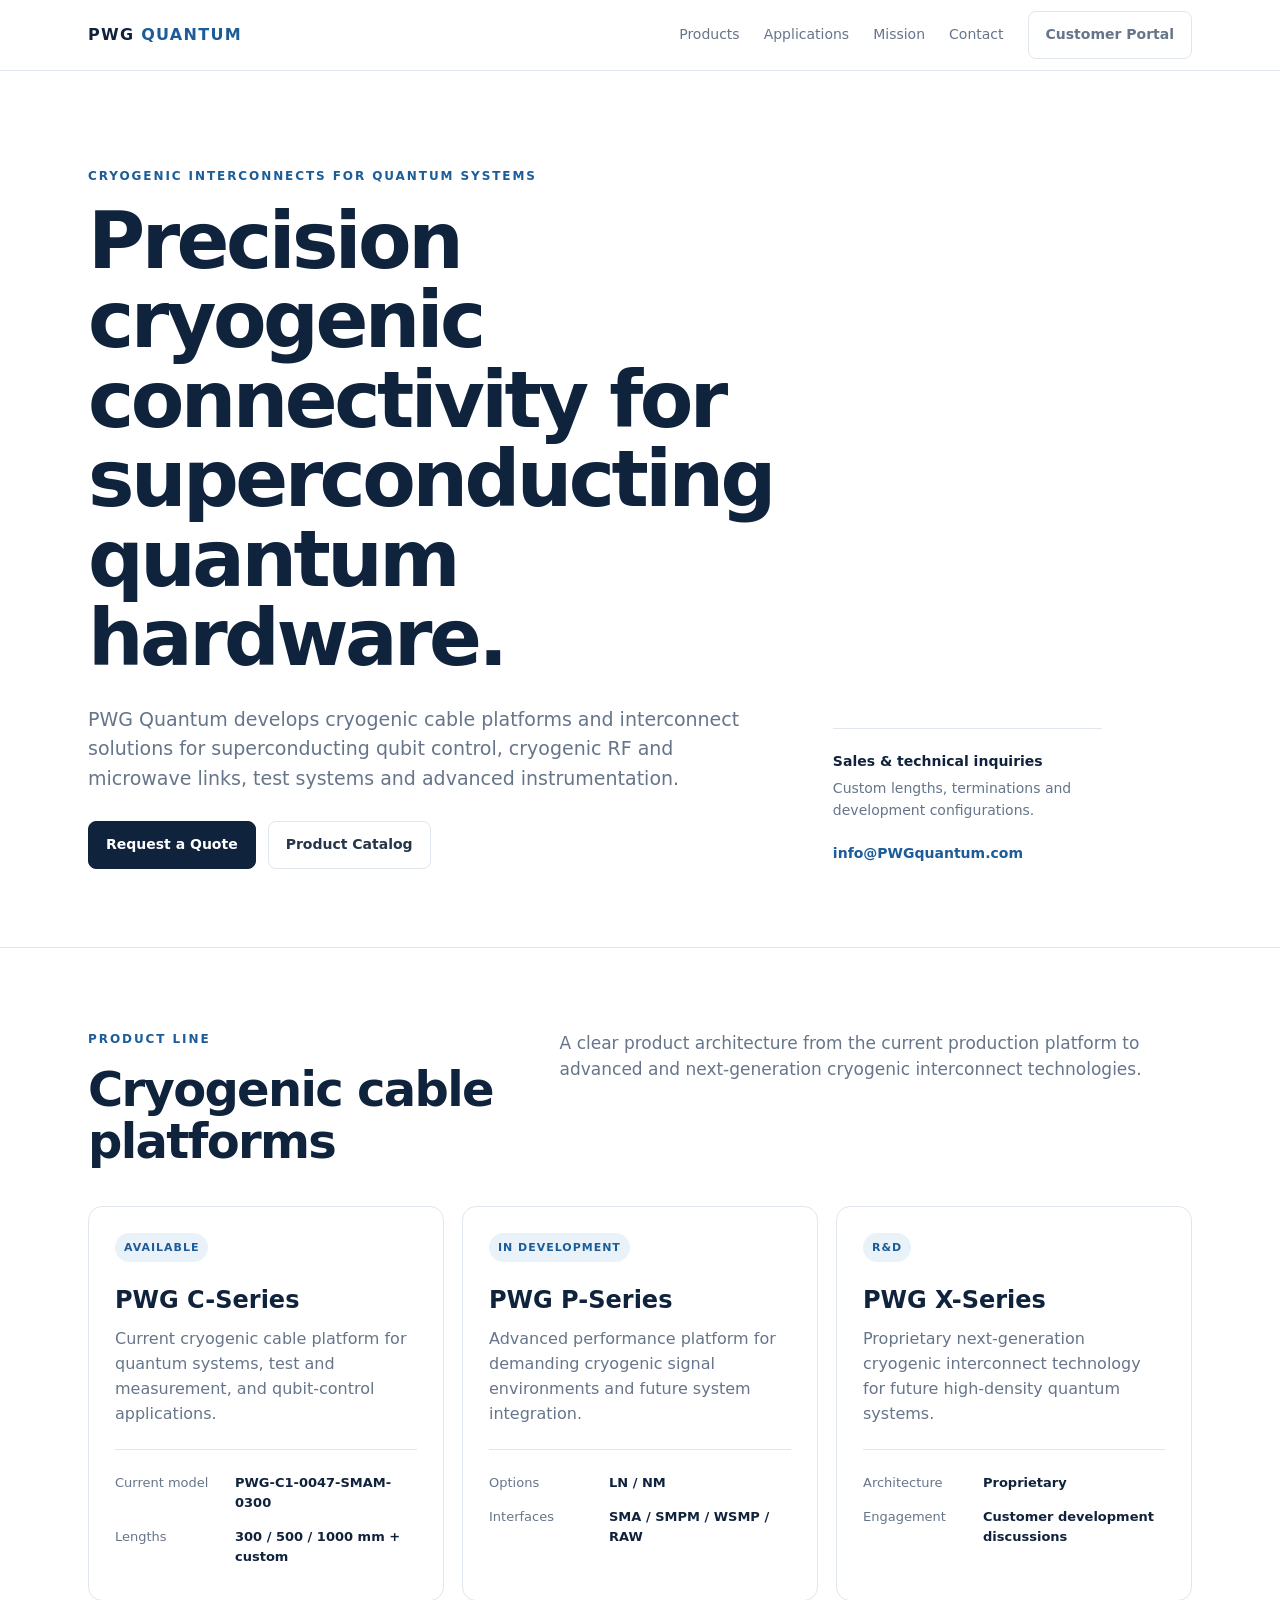
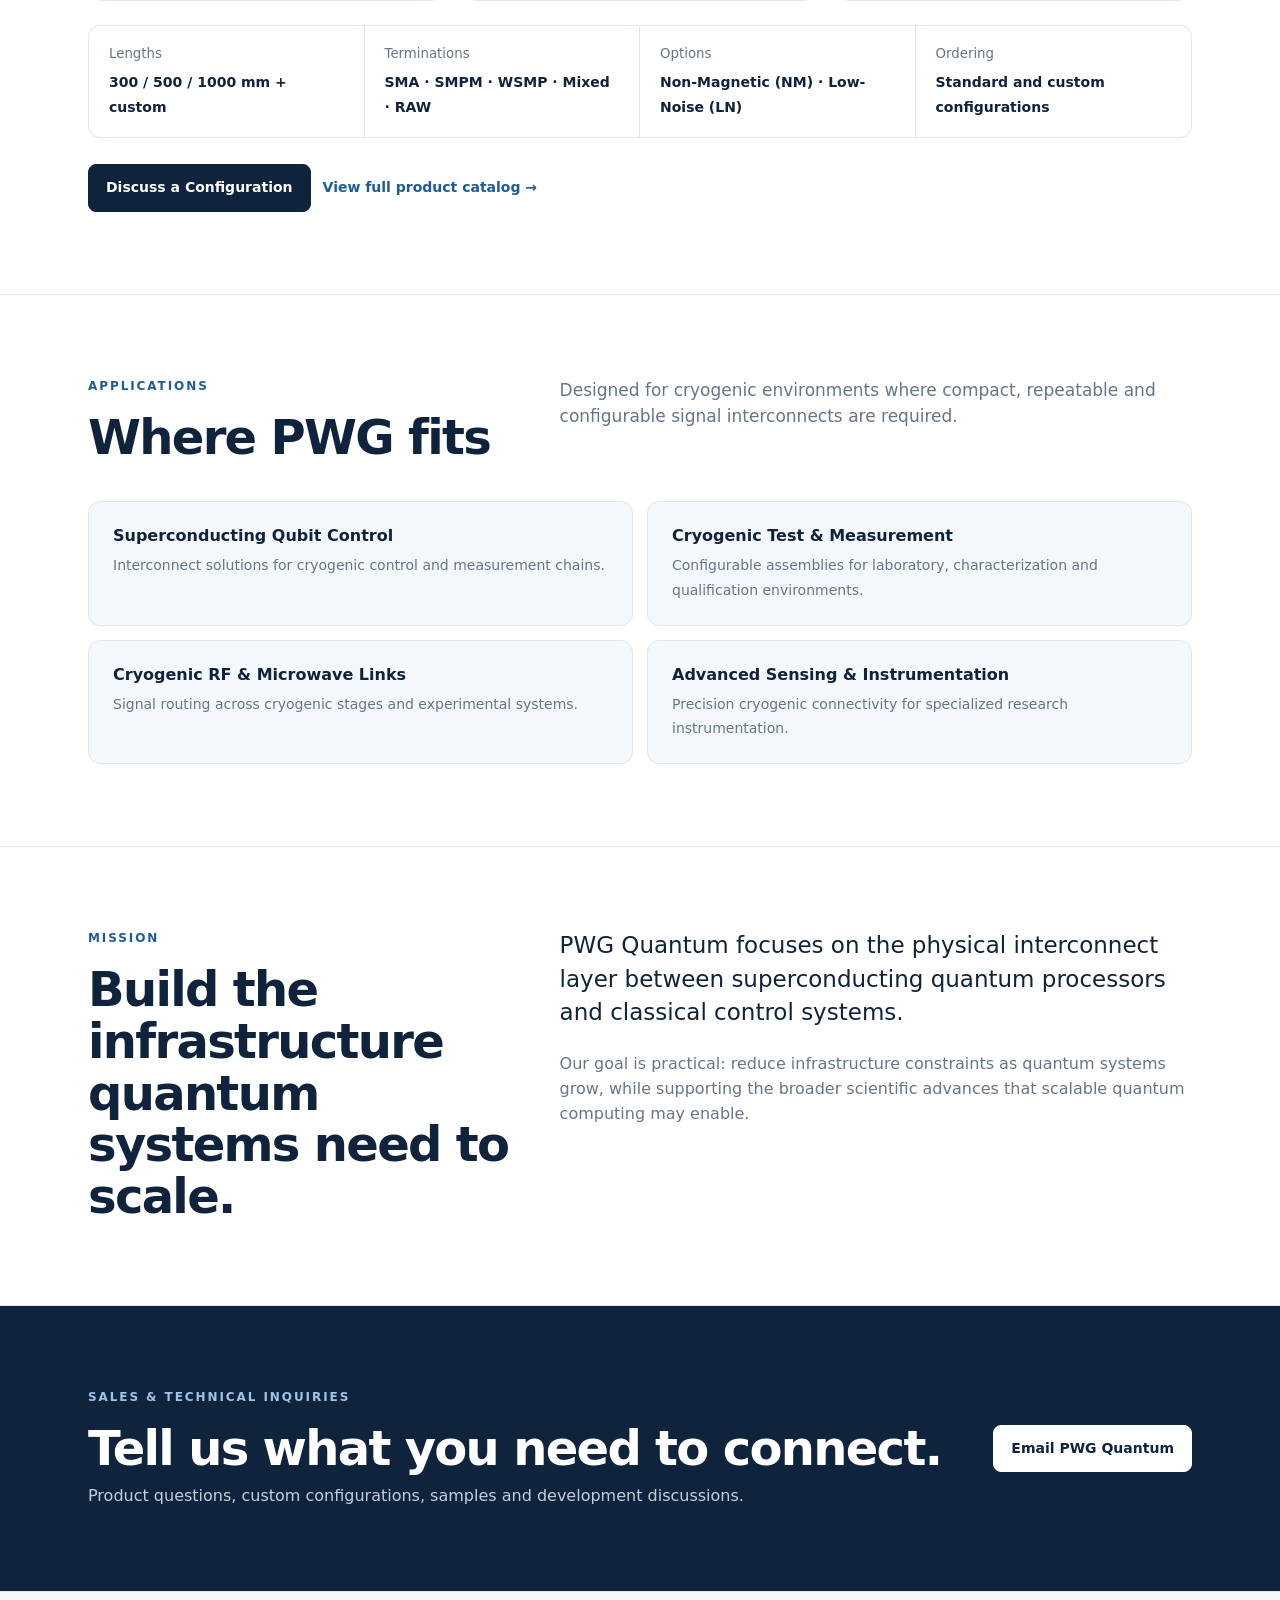
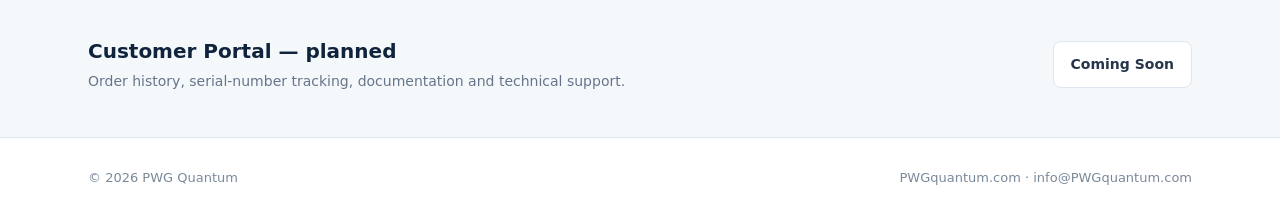
<file: pwg_quantum_clean.html>
<!DOCTYPE html>
<html lang="en">
<head>
  <meta charset="UTF-8" />
  <meta name="viewport" content="width=device-width, initial-scale=1.0" />
  <title>PWG Quantum | Cryogenic Interconnects</title>
  <meta name="description" content="Cryogenic cable platforms and interconnect solutions for superconducting quantum systems." />
  <style>
    :root{
      --ink:#10233d;
      --text:#27364a;
      --muted:#66758a;
      --line:#dfe6ee;
      --soft:#f5f8fb;
      --blue:#1c5d99;
      --blue2:#eaf2f9;
      --white:#ffffff;
      --max:1160px;
    }
    *{box-sizing:border-box}
    html{scroll-behavior:smooth}
    body{
      margin:0;
      font-family:Inter,ui-sans-serif,system-ui,-apple-system,BlinkMacSystemFont,"Segoe UI",sans-serif;
      color:var(--text);
      background:var(--white);
      line-height:1.55;
    }
    a{color:inherit;text-decoration:none}
    .wrap{max-width:var(--max);margin:0 auto;padding:0 28px}
    nav{
      position:sticky;top:0;z-index:30;
      background:rgba(255,255,255,.94);
      backdrop-filter:blur(12px);
      border-bottom:1px solid var(--line);
    }
    .nav-inner{
      height:70px;display:flex;align-items:center;justify-content:space-between;gap:24px;
    }
    .brand{font-weight:800;letter-spacing:.08em;color:var(--ink)}
    .brand span{color:var(--blue)}
    .nav-links{display:flex;align-items:center;gap:24px;font-size:14px;color:var(--muted)}
    .nav-links a:hover{color:var(--ink)}
    .btn{
      display:inline-flex;align-items:center;justify-content:center;
      padding:12px 17px;border-radius:8px;
      border:1px solid var(--line);
      font-size:14px;font-weight:700;
      transition:.18s ease;
      background:var(--white);
    }
    .btn:hover{transform:translateY(-1px);border-color:#b9c8d7}
    .btn.primary{background:var(--ink);color:white;border-color:var(--ink)}
    .btn.link{border:none;padding-left:0;padding-right:0;color:var(--blue);background:transparent}
    .hero{padding:96px 0 78px;border-bottom:1px solid var(--line)}
    .hero-grid{display:grid;grid-template-columns:1.25fr .75fr;gap:60px;align-items:end}
    .eyebrow{
      font-size:12px;font-weight:800;letter-spacing:.16em;text-transform:uppercase;
      color:var(--blue);margin-bottom:16px;
    }
    h1{
      margin:0;color:var(--ink);
      font-size:clamp(46px,6.5vw,78px);
      line-height:1.02;letter-spacing:-.045em;
      max-width:860px;
    }
    .hero p{
      margin:26px 0 28px;
      max-width:760px;
      color:var(--muted);
      font-size:19px;
    }
    .actions{display:flex;gap:12px;flex-wrap:wrap}
    .hero-note{
      padding:22px 0 4px;
      border-top:1px solid var(--line);
      color:var(--muted);
      font-size:14px;
    }
    .hero-note strong{display:block;color:var(--ink);margin-bottom:5px}
    section{padding:82px 0;border-bottom:1px solid var(--line)}
    .section-head{
      display:grid;grid-template-columns:.8fr 1.2fr;gap:50px;
      margin-bottom:38px;
    }
    h2{
      margin:0;color:var(--ink);
      font-size:clamp(32px,4vw,48px);
      line-height:1.08;letter-spacing:-.035em;
    }
    .section-head p{margin:0;color:var(--muted);font-size:17px;max-width:680px}
    .product-grid{display:grid;grid-template-columns:repeat(3,1fr);gap:18px}
    .product{
      border:1px solid var(--line);
      border-radius:14px;
      padding:26px;
      background:var(--white);
    }
    .product:hover{border-color:#b7c7d7}
    .status{
      display:inline-block;
      font-size:11px;font-weight:800;letter-spacing:.09em;text-transform:uppercase;
      color:var(--blue);background:var(--blue2);
      border-radius:999px;padding:6px 9px;margin-bottom:20px;
    }
    .product h3{margin:0 0 8px;color:var(--ink);font-size:24px}
    .product p{margin:0 0 22px;color:var(--muted)}
    .specs{border-top:1px solid var(--line);padding-top:16px}
    .spec-row{
      display:grid;grid-template-columns:110px 1fr;gap:10px;
      padding:7px 0;font-size:13px;
    }
    .spec-row span:first-child{color:var(--muted)}
    .spec-row span:last-child{color:var(--ink);font-weight:600}
    .config{
      margin-top:24px;
      display:grid;grid-template-columns:repeat(4,1fr);
      border:1px solid var(--line);border-radius:12px;overflow:hidden;
    }
    .config div{padding:18px 20px;border-right:1px solid var(--line)}
    .config div:last-child{border-right:none}
    .config small{display:block;color:var(--muted);margin-bottom:5px}
    .config strong{color:var(--ink);font-size:14px}
    .applications{display:grid;grid-template-columns:repeat(2,1fr);gap:14px}
    .application{
      border:1px solid var(--line);
      border-radius:12px;
      padding:22px 24px;
      background:var(--soft);
    }
    .application strong{display:block;color:var(--ink);margin-bottom:4px}
    .application span{color:var(--muted);font-size:14px}
    .mission{
      display:grid;grid-template-columns:.8fr 1.2fr;gap:50px;align-items:start;
    }
    .mission-copy{font-size:23px;color:var(--ink);line-height:1.45;margin-top:0}
    .mission-note{color:var(--muted);max-width:700px}
    .contact{
      background:var(--ink);color:white;
    }
    .contact .eyebrow{color:#9ec4e8}
    .contact h2{color:white}
    .contact p{color:#c3cfdb;margin:10px 0 0}
    .contact-box{
      display:flex;align-items:center;justify-content:space-between;gap:30px;
    }
    .contact .btn.primary{background:white;color:var(--ink);border-color:white}
    .portal{
      background:var(--soft);
      padding:44px 0;
    }
    .portal-row{display:flex;justify-content:space-between;align-items:center;gap:24px}
    .portal h3{margin:0;color:var(--ink);font-size:20px}
    .portal p{margin:4px 0 0;color:var(--muted);font-size:14px}
    footer{padding:30px 0;color:#7a8999;font-size:13px}
    .footer-row{display:flex;justify-content:space-between;gap:18px;flex-wrap:wrap}
    @media(max-width:900px){
      .hero-grid,.section-head,.mission{grid-template-columns:1fr}
      .product-grid{grid-template-columns:1fr}
      .config{grid-template-columns:1fr 1fr}
      .config div:nth-child(2){border-right:none}
      .config div{border-bottom:1px solid var(--line)}
      .applications{grid-template-columns:1fr}
      .nav-links a:not(.btn){display:none}
      .contact-box,.portal-row{display:block}
      .contact .actions,.portal .actions{margin-top:20px}
    }
    @media(max-width:560px){
      .wrap{padding:0 20px}
      .config{grid-template-columns:1fr}
      .config div{border-right:none}
    }
  </style>
</head>
<body>

<nav>
  <div class="wrap nav-inner">
    <a href="#" class="brand">PWG <span>QUANTUM</span></a>
    <div class="nav-links">
      <a href="#products">Products</a>
      <a href="#applications">Applications</a>
      <a href="#mission">Mission</a>
      <a href="#contact">Contact</a>
      <a href="#portal" class="btn">Customer Portal</a>
    </div>
  </div>
</nav>

<header class="hero">
  <div class="wrap hero-grid">
    <div>
      <div class="eyebrow">Cryogenic Interconnects for Quantum Systems</div>
      <h1>Precision cryogenic connectivity for superconducting quantum hardware.</h1>
      <p>
        PWG Quantum develops cryogenic cable platforms and interconnect solutions
        for superconducting qubit control, cryogenic RF and microwave links,
        test systems and advanced instrumentation.
      </p>
      <div class="actions">
        <a class="btn primary" href="mailto:info@PWGquantum.com?subject=Request%20a%20Quote">Request a Quote</a>
        <a class="btn" href="PWG_Product_Catalog.pdf" target="_blank">Product Catalog</a>
      </div>
    </div>

    <div class="hero-note">
      <strong>Sales &amp; technical inquiries</strong>
      Custom lengths, terminations and development configurations.<br><br>
      <a href="mailto:info@PWGquantum.com" style="color:var(--blue);font-weight:700">info@PWGquantum.com</a>
    </div>
  </div>
</header>

<section id="products">
  <div class="wrap">
    <div class="section-head">
      <div>
        <div class="eyebrow">Product Line</div>
        <h2>Cryogenic cable platforms</h2>
      </div>
      <p>
        A clear product architecture from the current production platform
        to advanced and next-generation cryogenic interconnect technologies.
      </p>
    </div>

    <div class="product-grid">
      <article class="product">
        <div class="status">Available</div>
        <h3>PWG C-Series</h3>
        <p>Current cryogenic cable platform for quantum systems, test and measurement, and qubit-control applications.</p>
        <div class="specs">
          <div class="spec-row"><span>Current model</span><span>PWG-C1-0047-SMAM-0300</span></div>
          <div class="spec-row"><span>Lengths</span><span>300 / 500 / 1000 mm + custom</span></div>
        </div>
      </article>

      <article class="product">
        <div class="status">In Development</div>
        <h3>PWG P-Series</h3>
        <p>Advanced performance platform for demanding cryogenic signal environments and future system integration.</p>
        <div class="specs">
          <div class="spec-row"><span>Options</span><span>LN / NM</span></div>
          <div class="spec-row"><span>Interfaces</span><span>SMA / SMPM / WSMP / RAW</span></div>
        </div>
      </article>

      <article class="product">
        <div class="status">R&amp;D</div>
        <h3>PWG X-Series</h3>
        <p>Proprietary next-generation cryogenic interconnect technology for future high-density quantum systems.</p>
        <div class="specs">
          <div class="spec-row"><span>Architecture</span><span>Proprietary</span></div>
          <div class="spec-row"><span>Engagement</span><span>Customer development discussions</span></div>
        </div>
      </article>
    </div>

    <div class="config">
      <div><small>Lengths</small><strong>300 / 500 / 1000 mm + custom</strong></div>
      <div><small>Terminations</small><strong>SMA · SMPM · WSMP · Mixed · RAW</strong></div>
      <div><small>Options</small><strong>Non-Magnetic (NM) · Low-Noise (LN)</strong></div>
      <div><small>Ordering</small><strong>Standard and custom configurations</strong></div>
    </div>

    <div class="actions" style="margin-top:26px">
      <a class="btn primary" href="mailto:info@PWGquantum.com?subject=Product%20Inquiry">Discuss a Configuration</a>
      <a class="btn link" href="PWG_Product_Catalog.pdf" target="_blank">View full product catalog →</a>
    </div>
  </div>
</section>

<section id="applications">
  <div class="wrap">
    <div class="section-head">
      <div>
        <div class="eyebrow">Applications</div>
        <h2>Where PWG fits</h2>
      </div>
      <p>Designed for cryogenic environments where compact, repeatable and configurable signal interconnects are required.</p>
    </div>

    <div class="applications">
      <div class="application"><strong>Superconducting Qubit Control</strong><span>Interconnect solutions for cryogenic control and measurement chains.</span></div>
      <div class="application"><strong>Cryogenic Test &amp; Measurement</strong><span>Configurable assemblies for laboratory, characterization and qualification environments.</span></div>
      <div class="application"><strong>Cryogenic RF &amp; Microwave Links</strong><span>Signal routing across cryogenic stages and experimental systems.</span></div>
      <div class="application"><strong>Advanced Sensing &amp; Instrumentation</strong><span>Precision cryogenic connectivity for specialized research instrumentation.</span></div>
    </div>
  </div>
</section>

<section id="mission">
  <div class="wrap mission">
    <div>
      <div class="eyebrow">Mission</div>
      <h2>Build the infrastructure quantum systems need to scale.</h2>
    </div>
    <div>
      <p class="mission-copy">
        PWG Quantum focuses on the physical interconnect layer between
        superconducting quantum processors and classical control systems.
      </p>
      <p class="mission-note">
        Our goal is practical: reduce infrastructure constraints as quantum systems grow,
        while supporting the broader scientific advances that scalable quantum computing may enable.
      </p>
    </div>
  </div>
</section>

<section id="contact" class="contact">
  <div class="wrap contact-box">
    <div>
      <div class="eyebrow">Sales &amp; Technical Inquiries</div>
      <h2>Tell us what you need to connect.</h2>
      <p>Product questions, custom configurations, samples and development discussions.</p>
    </div>
    <div class="actions">
      <a class="btn primary" href="mailto:info@PWGquantum.com?subject=PWG%20Quantum%20Inquiry">Email PWG Quantum</a>
    </div>
  </div>
</section>

<section id="portal" class="portal">
  <div class="wrap portal-row">
    <div>
      <h3>Customer Portal — planned</h3>
      <p>Order history, serial-number tracking, documentation and technical support.</p>
    </div>
    <div class="actions">
      <span class="btn">Coming Soon</span>
    </div>
  </div>
</section>

<footer>
  <div class="wrap footer-row">
    <div>© 2026 PWG Quantum</div>
    <div>PWGquantum.com · info@PWGquantum.com</div>
  </div>
</footer>

</body>
</html>
</file>
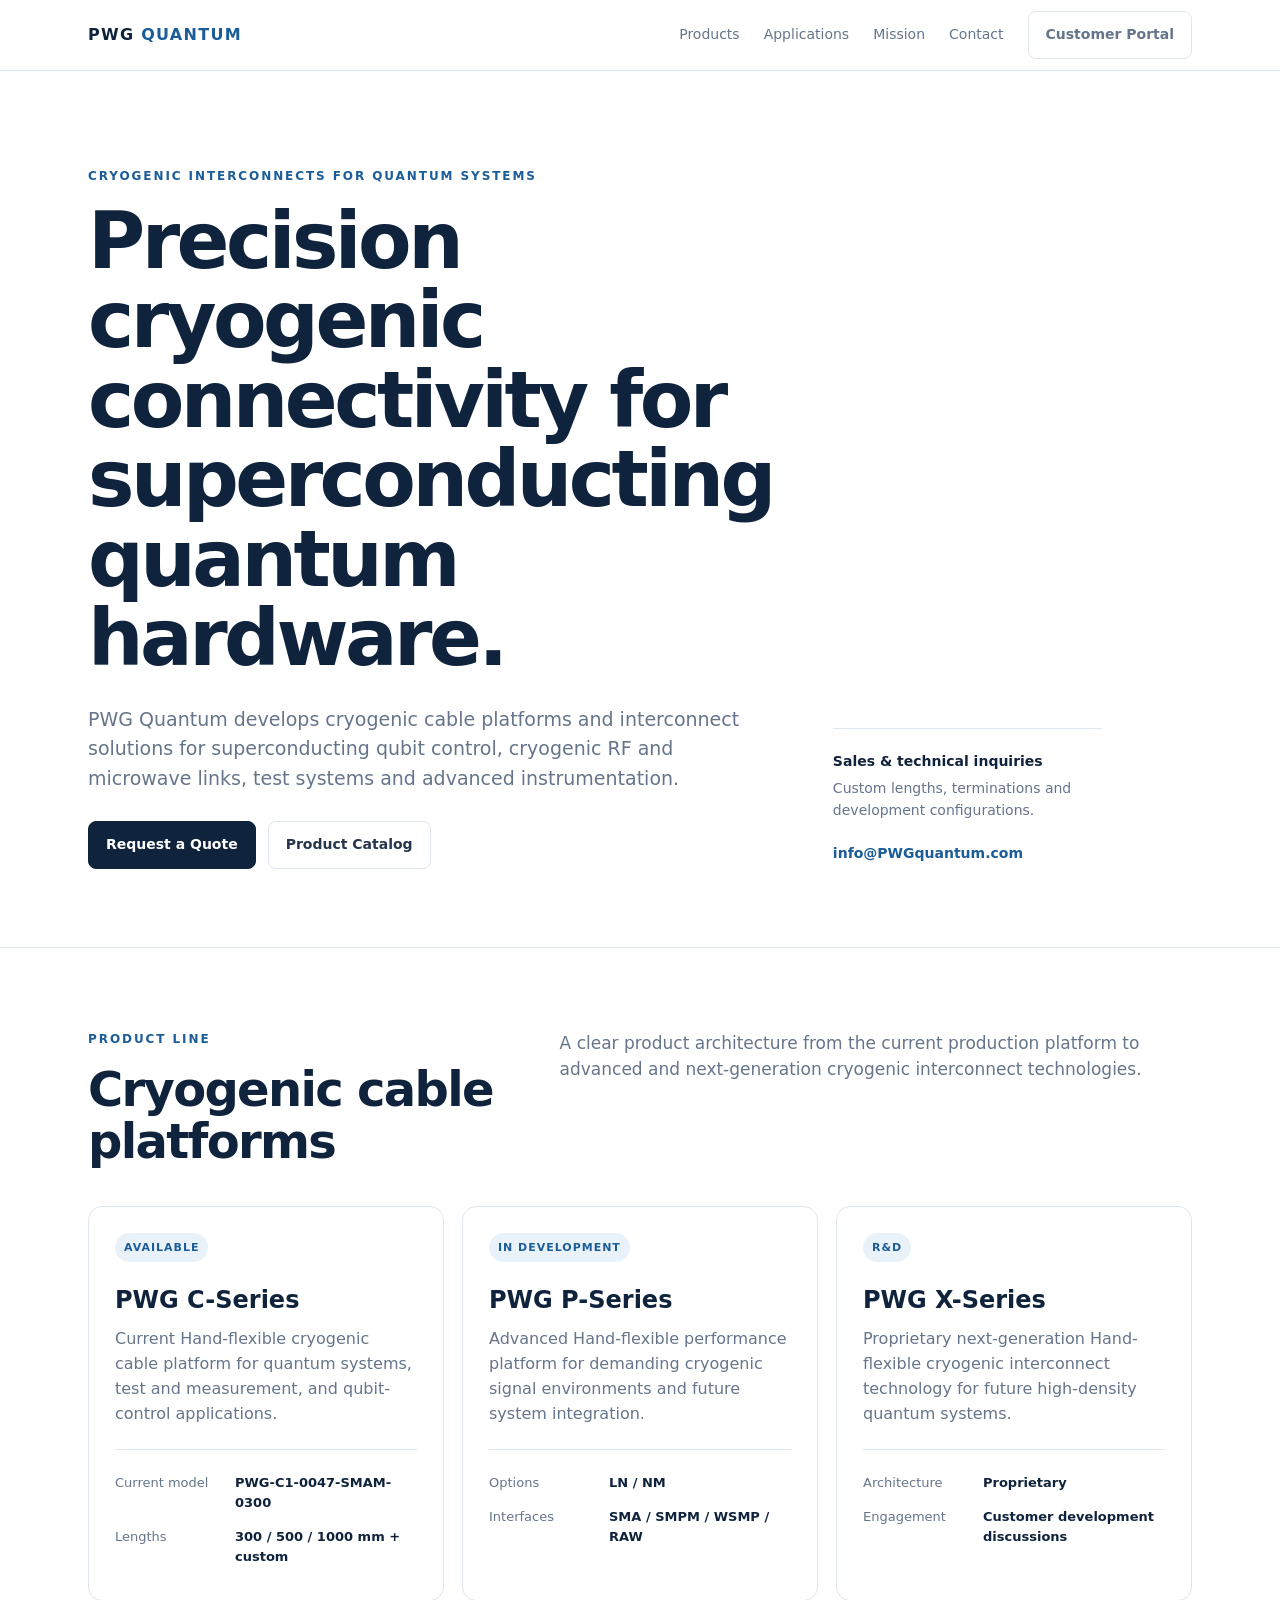
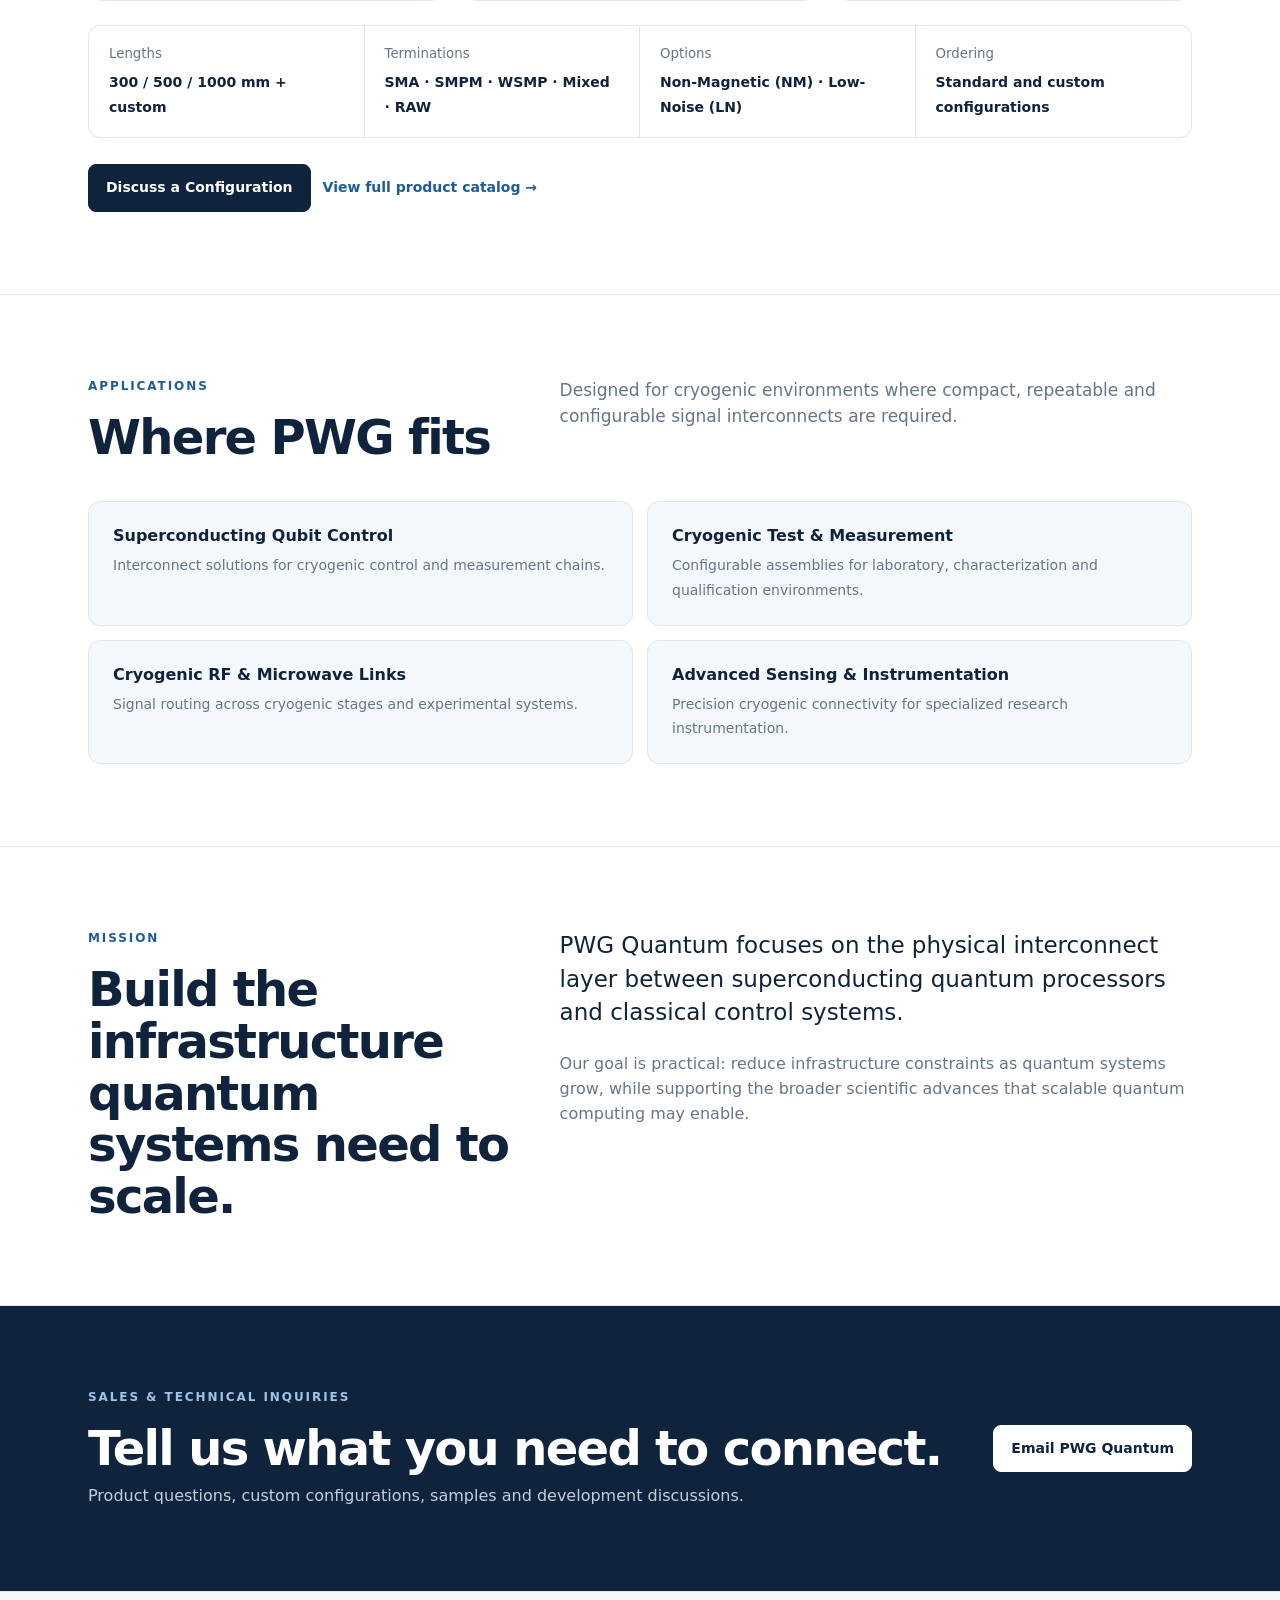
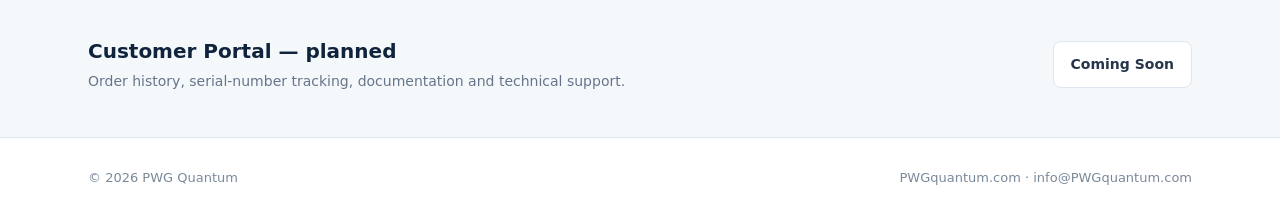
<file: pwgquantum.html>
<!DOCTYPE html>
<html lang="en">
<head>
  <meta charset="UTF-8" />
  <meta name="viewport" content="width=device-width, initial-scale=1.0" />
  <title>PWG Quantum | Cryogenic Interconnects</title>
  <meta name="description" content="Cryogenic cable platforms and interconnect solutions for superconducting quantum systems." />
  <style>
    :root{
      --ink:#10233d;
      --text:#27364a;
      --muted:#66758a;
      --line:#dfe6ee;
      --soft:#f5f8fb;
      --blue:#1c5d99;
      --blue2:#eaf2f9;
      --white:#ffffff;
      --max:1160px;
    }
    *{box-sizing:border-box}
    html{scroll-behavior:smooth}
    body{
      margin:0;
      font-family:Inter,ui-sans-serif,system-ui,-apple-system,BlinkMacSystemFont,"Segoe UI",sans-serif;
      color:var(--text);
      background:var(--white);
      line-height:1.55;
    }
    a{color:inherit;text-decoration:none}
    .wrap{max-width:var(--max);margin:0 auto;padding:0 28px}
    nav{
      position:sticky;top:0;z-index:30;
      background:rgba(255,255,255,.94);
      backdrop-filter:blur(12px);
      border-bottom:1px solid var(--line);
    }
    .nav-inner{
      height:70px;display:flex;align-items:center;justify-content:space-between;gap:24px;
    }
    .brand{font-weight:800;letter-spacing:.08em;color:var(--ink)}
    .brand span{color:var(--blue)}
    .nav-links{display:flex;align-items:center;gap:24px;font-size:14px;color:var(--muted)}
    .nav-links a:hover{color:var(--ink)}
    .btn{
      display:inline-flex;align-items:center;justify-content:center;
      padding:12px 17px;border-radius:8px;
      border:1px solid var(--line);
      font-size:14px;font-weight:700;
      transition:.18s ease;
      background:var(--white);
    }
    .btn:hover{transform:translateY(-1px);border-color:#b9c8d7}
    .btn.primary{background:var(--ink);color:white;border-color:var(--ink)}
    .btn.link{border:none;padding-left:0;padding-right:0;color:var(--blue);background:transparent}
    .hero{padding:96px 0 78px;border-bottom:1px solid var(--line)}
    .hero-grid{display:grid;grid-template-columns:1.25fr .75fr;gap:60px;align-items:end}
    .eyebrow{
      font-size:12px;font-weight:800;letter-spacing:.16em;text-transform:uppercase;
      color:var(--blue);margin-bottom:16px;
    }
    h1{
      margin:0;color:var(--ink);
      font-size:clamp(46px,6.5vw,78px);
      line-height:1.02;letter-spacing:-.045em;
      max-width:860px;
    }
    .hero p{
      margin:26px 0 28px;
      max-width:760px;
      color:var(--muted);
      font-size:19px;
    }
    .actions{display:flex;gap:12px;flex-wrap:wrap}
    .hero-note{
      padding:22px 0 4px;
      border-top:1px solid var(--line);
      color:var(--muted);
      font-size:14px;
    }
    .hero-note strong{display:block;color:var(--ink);margin-bottom:5px}
    section{padding:82px 0;border-bottom:1px solid var(--line)}
    .section-head{
      display:grid;grid-template-columns:.8fr 1.2fr;gap:50px;
      margin-bottom:38px;
    }
    h2{
      margin:0;color:var(--ink);
      font-size:clamp(32px,4vw,48px);
      line-height:1.08;letter-spacing:-.035em;
    }
    .section-head p{margin:0;color:var(--muted);font-size:17px;max-width:680px}
    .product-grid{display:grid;grid-template-columns:repeat(3,1fr);gap:18px}
    .product{
      border:1px solid var(--line);
      border-radius:14px;
      padding:26px;
      background:var(--white);
    }
    .product:hover{border-color:#b7c7d7}
    .status{
      display:inline-block;
      font-size:11px;font-weight:800;letter-spacing:.09em;text-transform:uppercase;
      color:var(--blue);background:var(--blue2);
      border-radius:999px;padding:6px 9px;margin-bottom:20px;
    }
    .product h3{margin:0 0 8px;color:var(--ink);font-size:24px}
    .product p{margin:0 0 22px;color:var(--muted)}
    .specs{border-top:1px solid var(--line);padding-top:16px}
    .spec-row{
      display:grid;grid-template-columns:110px 1fr;gap:10px;
      padding:7px 0;font-size:13px;
    }
    .spec-row span:first-child{color:var(--muted)}
    .spec-row span:last-child{color:var(--ink);font-weight:600}
    .config{
      margin-top:24px;
      display:grid;grid-template-columns:repeat(4,1fr);
      border:1px solid var(--line);border-radius:12px;overflow:hidden;
    }
    .config div{padding:18px 20px;border-right:1px solid var(--line)}
    .config div:last-child{border-right:none}
    .config small{display:block;color:var(--muted);margin-bottom:5px}
    .config strong{color:var(--ink);font-size:14px}
    .applications{display:grid;grid-template-columns:repeat(2,1fr);gap:14px}
    .application{
      border:1px solid var(--line);
      border-radius:12px;
      padding:22px 24px;
      background:var(--soft);
    }
    .application strong{display:block;color:var(--ink);margin-bottom:4px}
    .application span{color:var(--muted);font-size:14px}
    .mission{
      display:grid;grid-template-columns:.8fr 1.2fr;gap:50px;align-items:start;
    }
    .mission-copy{font-size:23px;color:var(--ink);line-height:1.45;margin-top:0}
    .mission-note{color:var(--muted);max-width:700px}
    .contact{
      background:var(--ink);color:white;
    }
    .contact .eyebrow{color:#9ec4e8}
    .contact h2{color:white}
    .contact p{color:#c3cfdb;margin:10px 0 0}
    .contact-box{
      display:flex;align-items:center;justify-content:space-between;gap:30px;
    }
    .contact .btn.primary{background:white;color:var(--ink);border-color:white}
    .portal{
      background:var(--soft);
      padding:44px 0;
    }
    .portal-row{display:flex;justify-content:space-between;align-items:center;gap:24px}
    .portal h3{margin:0;color:var(--ink);font-size:20px}
    .portal p{margin:4px 0 0;color:var(--muted);font-size:14px}
    footer{padding:30px 0;color:#7a8999;font-size:13px}
    .footer-row{display:flex;justify-content:space-between;gap:18px;flex-wrap:wrap}
    @media(max-width:900px){
      .hero-grid,.section-head,.mission{grid-template-columns:1fr}
      .product-grid{grid-template-columns:1fr}
      .config{grid-template-columns:1fr 1fr}
      .config div:nth-child(2){border-right:none}
      .config div{border-bottom:1px solid var(--line)}
      .applications{grid-template-columns:1fr}
      .nav-links a:not(.btn){display:none}
      .contact-box,.portal-row{display:block}
      .contact .actions,.portal .actions{margin-top:20px}
    }
    @media(max-width:560px){
      .wrap{padding:0 20px}
      .config{grid-template-columns:1fr}
      .config div{border-right:none}
    }
  </style>
</head>
<body>

<nav>
  <div class="wrap nav-inner">
    <a href="#" class="brand">PWG <span>QUANTUM</span></a>
    <div class="nav-links">
      <a href="#products">Products</a>
      <a href="#applications">Applications</a>
      <a href="#mission">Mission</a>
      <a href="#contact">Contact</a>
      <a href="#portal" class="btn">Customer Portal</a>
    </div>
  </div>
</nav>

<header class="hero">
  <div class="wrap hero-grid">
    <div>
      <div class="eyebrow">Cryogenic Interconnects for Quantum Systems</div>
      <h1>Precision cryogenic connectivity for superconducting quantum hardware.</h1>
      <p>
        PWG Quantum develops cryogenic cable platforms and interconnect solutions
        for superconducting qubit control, cryogenic RF and microwave links,
        test systems and advanced instrumentation.
      </p>
      <div class="actions">
        <a class="btn primary" href="mailto:info@PWGquantum.com?subject=Request%20a%20Quote">Request a Quote</a>
        <a class="btn" href="PWG_Product_Catalog.pdf" target="_blank">Product Catalog</a>
      </div>
    </div>

    <div class="hero-note">
      <strong>Sales &amp; technical inquiries</strong>
      Custom lengths, terminations and development configurations.<br><br>
      <a href="mailto:info@PWGquantum.com" style="color:var(--blue);font-weight:700">info@PWGquantum.com</a>
    </div>
  </div>
</header>

<section id="products">
  <div class="wrap">
    <div class="section-head">
      <div>
        <div class="eyebrow">Product Line</div>
        <h2>Cryogenic cable platforms</h2>
      </div>
      <p>
        A clear product architecture from the current production platform
        to advanced and next-generation cryogenic interconnect technologies.
      </p>
    </div>

    <div class="product-grid">
      <article class="product">
        <div class="status">Available</div>
        <h3>PWG C-Series</h3>
        <p>Current Hand-flexible cryogenic cable platform for quantum systems, test and measurement, and qubit-control applications.</p>
        <div class="specs">
          <div class="spec-row"><span>Current model</span><span>PWG-C1-0047-SMAM-0300</span></div>
          <div class="spec-row"><span>Lengths</span><span>300 / 500 / 1000 mm + custom</span></div>
        </div>
      </article>

      <article class="product">
        <div class="status">In Development</div>
        <h3>PWG P-Series</h3>
        <p>Advanced Hand-flexible performance platform for demanding cryogenic signal environments and future system integration.</p>
        <div class="specs">
          <div class="spec-row"><span>Options</span><span>LN / NM</span></div>
          <div class="spec-row"><span>Interfaces</span><span>SMA / SMPM / WSMP / RAW</span></div>
        </div>
      </article>

      <article class="product">
        <div class="status">R&amp;D</div>
        <h3>PWG X-Series</h3>
        <p>Proprietary next-generation Hand-flexible cryogenic interconnect technology for future high-density quantum systems.</p>
        <div class="specs">
          <div class="spec-row"><span>Architecture</span><span>Proprietary</span></div>
          <div class="spec-row"><span>Engagement</span><span>Customer development discussions</span></div>
        </div>
      </article>
    </div>

    <div class="config">
      <div><small>Lengths</small><strong>300 / 500 / 1000 mm + custom</strong></div>
      <div><small>Terminations</small><strong>SMA · SMPM · WSMP · Mixed · RAW</strong></div>
      <div><small>Options</small><strong>Non-Magnetic (NM) · Low-Noise (LN)</strong></div>
      <div><small>Ordering</small><strong>Standard and custom configurations</strong></div>
    </div>

    <div class="actions" style="margin-top:26px">
      <a class="btn primary" href="mailto:info@PWGquantum.com?subject=Product%20Inquiry">Discuss a Configuration</a>
      <a class="btn link" href="PWG_Product_Catalog.pdf" target="_blank">View full product catalog →</a>
    </div>
  </div>
</section>

<section id="applications">
  <div class="wrap">
    <div class="section-head">
      <div>
        <div class="eyebrow">Applications</div>
        <h2>Where PWG fits</h2>
      </div>
      <p>Designed for cryogenic environments where compact, repeatable and configurable signal interconnects are required.</p>
    </div>

    <div class="applications">
      <div class="application"><strong>Superconducting Qubit Control</strong><span>Interconnect solutions for cryogenic control and measurement chains.</span></div>
      <div class="application"><strong>Cryogenic Test &amp; Measurement</strong><span>Configurable assemblies for laboratory, characterization and qualification environments.</span></div>
      <div class="application"><strong>Cryogenic RF &amp; Microwave Links</strong><span>Signal routing across cryogenic stages and experimental systems.</span></div>
      <div class="application"><strong>Advanced Sensing &amp; Instrumentation</strong><span>Precision cryogenic connectivity for specialized research instrumentation.</span></div>
    </div>
  </div>
</section>

<section id="mission">
  <div class="wrap mission">
    <div>
      <div class="eyebrow">Mission</div>
      <h2>Build the infrastructure quantum systems need to scale.</h2>
    </div>
    <div>
      <p class="mission-copy">
        PWG Quantum focuses on the physical interconnect layer between
        superconducting quantum processors and classical control systems.
      </p>
      <p class="mission-note">
        Our goal is practical: reduce infrastructure constraints as quantum systems grow,
        while supporting the broader scientific advances that scalable quantum computing may enable.
      </p>
    </div>
  </div>
</section>

<section id="contact" class="contact">
  <div class="wrap contact-box">
    <div>
      <div class="eyebrow">Sales &amp; Technical Inquiries</div>
      <h2>Tell us what you need to connect.</h2>
      <p>Product questions, custom configurations, samples and development discussions.</p>
    </div>
    <div class="actions">
      <a class="btn primary" href="mailto:info@PWGquantum.com?subject=PWG%20Quantum%20Inquiry">Email PWG Quantum</a>
    </div>
  </div>
</section>

<section id="portal" class="portal">
  <div class="wrap portal-row">
    <div>
      <h3>Customer Portal — planned</h3>
      <p>Order history, serial-number tracking, documentation and technical support.</p>
    </div>
    <div class="actions">
      <span class="btn">Coming Soon</span>
    </div>
  </div>
</section>

<footer>
  <div class="wrap footer-row">
    <div>© 2026 PWG Quantum</div>
    <div>PWGquantum.com · info@PWGquantum.com</div>
  </div>
</footer>

</body>
</html>
</file>
<file: styles.css>
/* =========================================================================
   PWG QUANTUM — STYLESHEET
   Design system: light, precise, restrained. Built for a deep-tech
   hardware audience (engineers, technical buyers, procurement).
   ========================================================================= */

/* ---------- Design tokens ---------- */
:root {
  /* Color */
  --color-bg: #FAFBFC;
  --color-bg-alt: #F1F4F7;
  --color-surface: #FFFFFF;
  --color-ink: #0B1F33;          /* primary text / dark navy */
  --color-ink-secondary: #4A5C6E; /* secondary text / slate */
  --color-accent: #1D5C8A;        /* restrained blue accent */
  --color-accent-dark: #123F60;   /* accent hover/active */
  --color-border: #DCE3E9;
  --color-border-strong: #C3CDD6;
  --color-mission-bg: #0B1F33;
  --color-mission-text: #EDF2F6;

  /* Status colors — muted, not traffic-light bright */
  --status-available-bg: #E7F0E9;
  --status-available-text: #2C6B45;
  --status-development-bg: #EAF1F7;
  --status-development-text: #1D5C8A;
  --status-rd-bg: #F1EEF7;
  --status-rd-text: #5A4B8A;

  /* Type */
  --font-body: -apple-system, BlinkMacSystemFont, "Segoe UI", "Helvetica Neue", Arial, sans-serif;
  --font-mono: "SFMono-Regular", Consolas, "Liberation Mono", Menlo, monospace;

  /* Layout */
  --max-width: 1160px;
  --header-height: 76px;
  --radius-sm: 3px;
  --transition-fast: 160ms ease;
  --transition-med: 260ms ease;
}

/* ---------- Reset ---------- */
* { box-sizing: border-box; }
html { scroll-behavior: smooth; }

@media (prefers-reduced-motion: reduce) {
  html { scroll-behavior: auto; }
  *, *::before, *::after {
    animation-duration: 0.001ms !important;
    animation-iteration-count: 1 !important;
    transition-duration: 0.001ms !important;
    scroll-behavior: auto !important;
  }
}

body, h1, h2, h3, p, ul, figure { margin: 0; }
ul { padding: 0; list-style: none; }
img, svg { display: block; max-width: 100%; }
a { color: inherit; text-decoration: none; }
button { font: inherit; cursor: pointer; }

body {
  font-family: var(--font-body);
  color: var(--color-ink);
  background: var(--color-bg);
  line-height: 1.55;
  -webkit-font-smoothing: antialiased;
  text-rendering: optimizeLegibility;
}

/* Visible keyboard focus throughout */
a:focus-visible,
button:focus-visible {
  outline: 2px solid var(--color-accent);
  outline-offset: 3px;
  border-radius: var(--radius-sm);
}

h1, h2, h3 {
  color: var(--color-ink);
  font-weight: 600;
  letter-spacing: -0.01em;
  line-height: 1.2;
}

h1 { font-size: clamp(2rem, 3.4vw + 1rem, 3.1rem); font-weight: 650; }
h2 { font-size: clamp(1.5rem, 1.6vw + 1rem, 2.1rem); }
h3 { font-size: 1.15rem; }

p { color: var(--color-ink-secondary); max-width: 62ch; }

/* ---------- Layout helpers ---------- */
.section-inner {
  max-width: var(--max-width);
  margin: 0 auto;
  padding: 0 32px;
}

.section {
  padding: 96px 0;
}

.section-alt {
  background: var(--color-bg-alt);
}

.section-head {
  max-width: 640px;
  margin-bottom: 48px;
}

.section-head h2 {
  margin-bottom: 16px;
}

.section-intro {
  max-width: 56ch;
}

/* ---------- Buttons ---------- */
.btn {
  display: inline-flex;
  align-items: center;
  justify-content: center;
  padding: 13px 26px;
  border-radius: var(--radius-sm);
  font-size: 0.95rem;
  font-weight: 600;
  border: 1px solid transparent;
  transition: background var(--transition-fast), border-color var(--transition-fast), color var(--transition-fast), transform var(--transition-fast);
  white-space: nowrap;
}

.btn:active { transform: translateY(1px); }

.btn-primary {
  background: var(--color-accent);
  color: #FFFFFF;
}
.btn-primary:hover { background: var(--color-accent-dark); }

.btn-secondary {
  background: transparent;
  color: var(--color-ink);
  border-color: var(--color-border-strong);
}
.btn-secondary:hover {
  border-color: var(--color-accent);
  color: var(--color-accent);
}

.btn-secondary[disabled] {
  color: var(--color-ink-secondary);
  border-color: var(--color-border);
  cursor: not-allowed;
}
.btn-secondary[disabled]:hover {
  border-color: var(--color-border);
  color: var(--color-ink-secondary);
}

.btn-small {
  padding: 9px 18px;
  font-size: 0.875rem;
}

/* ---------- Header ---------- */
.site-header {
  position: fixed;
  top: 0;
  left: 0;
  right: 0;
  height: var(--header-height);
  background: rgba(250, 251, 252, 0.92);
  backdrop-filter: saturate(180%) blur(8px);
  border-bottom: 1px solid transparent;
  z-index: 100;
  transition: border-color var(--transition-med), box-shadow var(--transition-med);
}

.site-header.is-scrolled {
  border-bottom-color: var(--color-border);
  box-shadow: 0 1px 0 rgba(11, 31, 51, 0.02);
}

.header-inner {
  max-width: var(--max-width);
  margin: 0 auto;
  height: 100%;
  padding: 0 32px;
  display: flex;
  align-items: center;
  justify-content: space-between;
  gap: 24px;
}

.logo {
  display: flex;
  align-items: center;
  gap: 12px;
  color: var(--color-ink);
}
.logo-mark { display: flex; }
.logo-mark img { display: block; }
.logo-text { display: flex; flex-direction: column; line-height: 1.2; }
.logo-title { font-weight: 700; font-size: 1rem; letter-spacing: -0.01em; }
.logo-sub { font-size: 0.72rem; color: var(--color-ink-secondary); }

.main-nav ul {
  display: flex;
  gap: 32px;
}

.main-nav a {
  font-size: 0.92rem;
  font-weight: 500;
  color: var(--color-ink);
  padding: 6px 0;
  border-bottom: 1px solid transparent;
  transition: color var(--transition-fast), border-color var(--transition-fast);
}

.main-nav a:hover,
.main-nav a.is-active {
  color: var(--color-accent);
  border-bottom-color: var(--color-accent);
}

.header-actions {
  display: flex;
  align-items: center;
  gap: 16px;
}

/* Mobile nav toggle (hidden on desktop) */
.nav-toggle {
  display: none;
  flex-direction: column;
  justify-content: center;
  gap: 5px;
  width: 36px;
  height: 36px;
  background: none;
  border: none;
  padding: 0;
}
.nav-toggle span {
  display: block;
  height: 2px;
  width: 100%;
  background: var(--color-ink);
  transition: transform var(--transition-fast), opacity var(--transition-fast);
}
.nav-toggle[aria-expanded="true"] span:nth-child(1) { transform: translateY(7px) rotate(45deg); }
.nav-toggle[aria-expanded="true"] span:nth-child(2) { opacity: 0; }
.nav-toggle[aria-expanded="true"] span:nth-child(3) { transform: translateY(-7px) rotate(-45deg); }

/* ---------- Hero ---------- */
.hero {
  padding: calc(var(--header-height) + 64px) 0 96px;
}

.hero-inner {
  max-width: var(--max-width);
  margin: 0 auto;
  padding: 0 32px;
  display: grid;
  grid-template-columns: 1.1fr 0.9fr;
  gap: 48px;
  align-items: center;
}

.hero-logo {
  height: 40px;
  width: auto;
  margin-bottom: 28px;
}

.hero-lede {
  margin-top: 20px;
  font-size: 1.08rem;
  max-width: 54ch;
}

.hero-actions {
  display: flex;
  gap: 16px;
  margin-top: 36px;
  flex-wrap: wrap;
}

.hero-figure {
  color: var(--color-ink);
}

.hero-figure img {
  width: 100%;
  height: auto;
  border-radius: var(--radius-sm);
  border: 1px solid var(--color-border);
}

/* ---------- Products ---------- */
.product-grid {
  display: grid;
  grid-template-columns: repeat(3, 1fr);
  gap: 24px;
}

.product-card {
  background: var(--color-surface);
  border: 1px solid var(--color-border);
  border-radius: var(--radius-sm);
  padding: 32px;
  display: flex;
  flex-direction: column;
  gap: 16px;
  transition: border-color var(--transition-fast);
}

.product-card:hover {
  border-color: var(--color-border-strong);
}

.product-card-head {
  display: flex;
  flex-direction: column;
  gap: 10px;
}

.status {
  align-self: flex-start;
  font-family: var(--font-mono);
  font-size: 0.72rem;
  letter-spacing: 0.02em;
  padding: 4px 10px;
  border-radius: 999px;
}

.status-available { background: var(--status-available-bg); color: var(--status-available-text); }
.status-development { background: var(--status-development-bg); color: var(--status-development-text); }
.status-rd { background: var(--status-rd-bg); color: var(--status-rd-text); }
.status-planned { background: var(--color-bg-alt); color: var(--color-ink-secondary); border: 1px solid var(--color-border-strong); }
.status-future { background: #F7EEF2; color: #8A4B63; }

.option-list li {
  position: relative;
  padding-left: 18px;
  color: var(--color-ink-secondary);
  font-size: 0.94rem;
  margin-bottom: 8px;
}
.option-list li::before {
  content: "";
  position: absolute;
  left: 0;
  top: 0.6em;
  width: 6px;
  height: 1px;
  background: var(--color-border-strong);
}

.card-link {
  margin-top: auto;
  font-weight: 600;
  color: var(--color-accent);
  font-size: 0.94rem;
  transition: color var(--transition-fast);
}
.card-link:hover { color: var(--color-accent-dark); }

.catalog-cta {
  margin-top: 48px;
  display: flex;
  justify-content: center;
}

/* Key spec banner (used on Product Families) */
.spec-strip {
  display: grid;
  grid-template-columns: repeat(5, 1fr);
  gap: 1px;
  background: var(--color-border);
  border: 1px solid var(--color-border);
  border-radius: var(--radius-sm);
  overflow: hidden;
  margin-bottom: 40px;
}
.spec-strip-item {
  background: var(--color-surface);
  padding: 18px 16px;
  display: flex;
  flex-direction: column;
  gap: 6px;
}
.spec-strip-label {
  font-size: 0.72rem;
  text-transform: uppercase;
  letter-spacing: 0.03em;
  color: var(--color-ink-secondary);
}
.spec-strip-value {
  font-family: var(--font-mono);
  font-size: 0.92rem;
  color: var(--color-ink);
  font-weight: 600;
}

/* ---------- Applications ---------- */
.applications-grid {
  display: grid;
  grid-template-columns: repeat(3, 1fr);
  gap: 40px 32px;
}

.app-item { color: var(--color-ink); }

.app-icon {
  display: inline-flex;
  color: var(--color-accent);
  margin-bottom: 14px;
}

.app-item h3 { margin-bottom: 8px; font-size: 1.05rem; }
.app-item p { font-size: 0.92rem; }

/* ---------- Technology ---------- */
.technology-inner {
  display: grid;
  grid-template-columns: 1fr 1fr;
  gap: 56px;
  align-items: center;
}

.technology-copy h2 { margin-bottom: 20px; }
.technology-copy p { margin-bottom: 16px; max-width: 58ch; }

/* Coupled-system trade-off grid (Technology section) */
.tradeoff-grid {
  display: grid;
  grid-template-columns: repeat(4, 1fr);
  gap: 24px;
  margin-bottom: 28px;
}
.tradeoff-item {
  background: var(--color-surface);
  border: 1px solid var(--color-border);
  border-radius: var(--radius-sm);
  padding: 22px;
}
.tradeoff-item h3 { font-size: 1rem; margin-bottom: 8px; color: var(--color-accent); }
.tradeoff-item p { font-size: 0.88rem; }

.phononic-callout {
  margin-top: 32px;
  padding: 24px 26px;
  background: var(--color-bg-alt);
  border-left: 3px solid var(--color-accent);
  border-radius: var(--radius-sm);
  max-width: 72ch;
}
.phononic-callout h3 { font-size: 1rem; margin-bottom: 8px; }
.phononic-callout p { font-size: 0.92rem; margin: 0; }

/* Performance data placeholder grid */
.perf-grid {
  display: grid;
  grid-template-columns: repeat(4, 1fr);
  gap: 20px;
  margin-bottom: 24px;
}
.perf-card {
  background: var(--color-surface);
  border: 1px solid var(--color-border);
  border-radius: var(--radius-sm);
  padding: 22px;
  display: flex;
  flex-direction: column;
  gap: 10px;
  align-items: flex-start;
}
.perf-card h3 { font-size: 0.98rem; }
.perf-card p { font-size: 0.86rem; }

/* ---------- Mission ---------- */
.mission {
  background: var(--color-mission-bg);
  padding: 120px 0;
}

.mission-statement {
  color: var(--color-mission-text);
  font-size: clamp(1.3rem, 1.6vw + 1rem, 1.9rem);
  font-weight: 500;
  line-height: 1.45;
  max-width: 46ch;
  letter-spacing: -0.005em;
}

/* ---------- Customer Portal ---------- */
.portal-inner {
  display: grid;
  grid-template-columns: 1.2fr 0.8fr;
  gap: 56px;
  align-items: start;
}

.portal-copy p { margin-bottom: 20px; }

.portal-actions {
  background: var(--color-surface);
  border: 1px solid var(--color-border);
  border-radius: var(--radius-sm);
  padding: 32px;
  display: flex;
  flex-direction: column;
  gap: 16px;
  align-items: flex-start;
}

.portal-note {
  font-size: 0.88rem;
}
.portal-note a { color: var(--color-accent); font-weight: 600; }
.portal-note a:hover { color: var(--color-accent-dark); }

/* ---------- Contact ---------- */
.contact-grid {
  display: grid;
  grid-template-columns: repeat(4, 1fr);
  gap: 20px;
}

.contact-action {
  display: block;
  padding: 26px 22px;
  border: 1px solid var(--color-border);
  border-radius: var(--radius-sm);
  background: var(--color-surface);
  transition: border-color var(--transition-fast), background var(--transition-fast);
}

.contact-action:hover {
  border-color: var(--color-accent);
  background: var(--color-bg-alt);
}

.contact-action h3 { margin-bottom: 8px; font-size: 1rem; }
.contact-action p { font-size: 0.88rem; }

.contact-direct {
  margin-top: 48px;
  padding-top: 32px;
  border-top: 1px solid var(--color-border);
  display: flex;
  align-items: baseline;
  gap: 24px;
  flex-wrap: wrap;
}

.contact-direct a {
  font-size: 1.15rem;
  font-weight: 700;
  color: var(--color-accent);
}
.contact-direct a:hover { color: var(--color-accent-dark); }

.contact-domain {
  font-family: var(--font-mono);
  font-size: 0.9rem;
  color: var(--color-ink-secondary);
}

/* ---------- Footer ---------- */
.site-footer {
  border-top: 1px solid var(--color-border);
  padding: 40px 0;
  background: var(--color-bg-alt);
}

.footer-inner {
  display: flex;
  flex-wrap: wrap;
  align-items: center;
  justify-content: space-between;
  gap: 20px;
}

.footer-brand { display: flex; align-items: center; gap: 10px; line-height: 1.3; }
.footer-text { display: flex; flex-direction: column; }
.footer-logo { flex-shrink: 0; }

.footer-nav {
  display: flex;
  flex-wrap: wrap;
  gap: 20px;
}
.footer-nav a {
  font-size: 0.86rem;
  color: var(--color-ink-secondary);
}
.footer-nav a:hover { color: var(--color-accent); }

.footer-copy {
  font-size: 0.82rem;
  color: var(--color-ink-secondary);
  width: 100%;
  order: 3;
  padding-top: 20px;
  border-top: 1px solid var(--color-border);
}

/* ---------- Scroll reveal (subtle, single-pass) ---------- */
.reveal {
  opacity: 0;
  transform: translateY(14px);
  transition: opacity 620ms ease, transform 620ms ease;
}
.reveal.is-visible {
  opacity: 1;
  transform: translateY(0);
}

/* =========================================================================
   RESPONSIVE
   ========================================================================= */

/* =========================================================================
   CATALOG PAGE
   ========================================================================= */

.catalog-hero .hero-figure img {
  border-radius: var(--radius-sm);
}

.catalog-notice {
  background: var(--status-development-bg);
  border: 1px solid var(--color-border);
  border-radius: var(--radius-sm);
  padding: 16px 20px;
  font-size: 0.92rem;
  color: var(--color-ink);
  margin: 0 0 8px;
}

.section-note {
  font-size: 0.88rem;
  margin-top: 16px;
  max-width: 70ch;
}

/* Product family cards with photography */
.family-grid {
  display: grid;
  grid-template-columns: repeat(3, 1fr);
  gap: 24px;
  margin-bottom: 24px;
}

.family-card {
  background: var(--color-surface);
  border: 1px solid var(--color-border);
  border-radius: var(--radius-sm);
  padding: 24px;
  display: flex;
  flex-direction: column;
  gap: 10px;
  align-items: flex-start;
}

.family-image {
  width: 100%;
  height: 140px;
  object-fit: cover;
  border-radius: var(--radius-sm);
  margin-bottom: 6px;
  background: var(--color-bg-alt);
}

/* Feature highlight grid */
.feature-grid {
  display: grid;
  grid-template-columns: repeat(3, 1fr);
  gap: 32px 28px;
}
.feature-item h3 { margin-bottom: 8px; font-size: 1.02rem; }
.feature-item p { font-size: 0.9rem; }

/* Connector option cards */
.connector-grid {
  display: grid;
  grid-template-columns: repeat(5, 1fr);
  gap: 20px;
}
.connector-card {
  border: 1px solid var(--color-border);
  border-radius: var(--radius-sm);
  padding: 20px;
  text-align: center;
  background: var(--color-surface);
}
.connector-image {
  height: 70px;
  width: 100%;
  object-fit: contain;
  margin-bottom: 14px;
}
.connector-card h3 { font-family: var(--font-mono); font-size: 0.95rem; margin-bottom: 6px; }
.connector-card p { font-size: 0.84rem; }

/* Part-number scheme */
.scheme-string {
  font-family: var(--font-mono);
  font-size: 0.95rem;
  color: var(--color-ink);
  background: var(--color-surface);
  border: 1px solid var(--color-border);
  border-radius: var(--radius-sm);
  padding: 18px 20px;
  margin-bottom: 28px;
  overflow-x: auto;
  white-space: nowrap;
}
.scheme-string span { color: var(--color-accent); font-weight: 700; }

.lengths-block { margin-top: 40px; }
.lengths-block h3 { margin-bottom: 16px; }
.option-list.two-col {
  columns: 2;
  column-gap: 32px;
}
.option-list.two-col li { font-family: var(--font-mono); font-size: 0.88rem; }

/* Data tables (model lineup, scheme, specs) */
.table-scroll { overflow-x: auto; }

.data-table {
  width: 100%;
  border-collapse: collapse;
  font-size: 0.88rem;
  background: var(--color-surface);
}
.data-table th,
.data-table td {
  padding: 12px 14px;
  border-bottom: 1px solid var(--color-border);
  text-align: left;
  white-space: nowrap;
}
.data-table thead th {
  color: var(--color-ink-secondary);
  font-weight: 600;
  font-size: 0.78rem;
  text-transform: uppercase;
  letter-spacing: 0.03em;
  border-bottom: 1px solid var(--color-border-strong);
}
.data-table tbody tr:hover { background: var(--color-bg-alt); }
.data-table td.mono,
.data-table th.mono { font-family: var(--font-mono); font-size: 0.84rem; }

.scheme-table { max-width: 640px; }
.spec-table th { color: var(--color-ink-secondary); font-weight: 500; padding-left: 0; }
.spec-table td { font-weight: 600; }

/* Option key */
.option-key-grid {
  display: grid;
  grid-template-columns: repeat(2, 1fr);
  gap: 24px;
}
.option-key-item {
  display: flex;
  gap: 16px;
  align-items: flex-start;
  background: var(--color-surface);
  border: 1px solid var(--color-border);
  border-radius: var(--radius-sm);
  padding: 20px;
}
.option-key-item p { font-size: 0.92rem; }

.coil-image {
  margin-top: 24px;
  max-width: 220px;
  border-radius: var(--radius-sm);
  border: 1px solid var(--color-border);
}

@media (max-width: 960px) {
  .family-grid { grid-template-columns: 1fr; }
  .feature-grid { grid-template-columns: repeat(2, 1fr); }
  .connector-grid { grid-template-columns: repeat(2, 1fr); }
  .option-key-grid { grid-template-columns: 1fr; }

  .product-grid { grid-template-columns: repeat(2, 1fr); }
  .applications-grid { grid-template-columns: repeat(2, 1fr); }
  .contact-grid { grid-template-columns: repeat(2, 1fr); }
  .technology-inner,
  .portal-inner {
    grid-template-columns: 1fr;
  }
  .technology-figure { order: -1; max-width: 360px; }

  .spec-strip { grid-template-columns: repeat(2, 1fr); }
  .tradeoff-grid { grid-template-columns: repeat(2, 1fr); }
  .perf-grid { grid-template-columns: repeat(2, 1fr); }
}

@media (max-width: 620px) {
  .feature-grid { grid-template-columns: 1fr; }
  .connector-grid { grid-template-columns: 1fr; }
  .option-list.two-col { columns: 1; }
}

@media (max-width: 800px) {
  .main-nav { display: none; }
  .nav-toggle { display: flex; }

  .main-nav.is-open {
    display: block;
    position: fixed;
    top: var(--header-height);
    left: 0;
    right: 0;
    background: var(--color-surface);
    border-bottom: 1px solid var(--color-border);
    padding: 12px 32px 24px;
  }
  .main-nav.is-open ul {
    flex-direction: column;
    gap: 4px;
  }
  .main-nav.is-open a {
    display: block;
    padding: 12px 0;
    border-bottom: 1px solid var(--color-border);
  }

  .hero { padding-top: calc(var(--header-height) + 40px); }
  .hero-inner { grid-template-columns: 1fr; }
  .hero-figure { max-width: 320px; margin: 0 auto; }

  .header-actions .btn-small { display: none; }
}

@media (max-width: 620px) {
  .section { padding: 64px 0; }
  .section-inner { padding: 0 20px; }
  .header-inner { padding: 0 20px; }
  .hero-inner { padding: 0 20px; }

  .product-grid { grid-template-columns: 1fr; }
  .applications-grid { grid-template-columns: 1fr; }
  .contact-grid { grid-template-columns: 1fr; }

  .spec-strip { grid-template-columns: 1fr; }
  .tradeoff-grid { grid-template-columns: 1fr; }
  .perf-grid { grid-template-columns: 1fr; }

  .logo-sub { display: none; }
  .mission { padding: 80px 0; }
}
</file>
